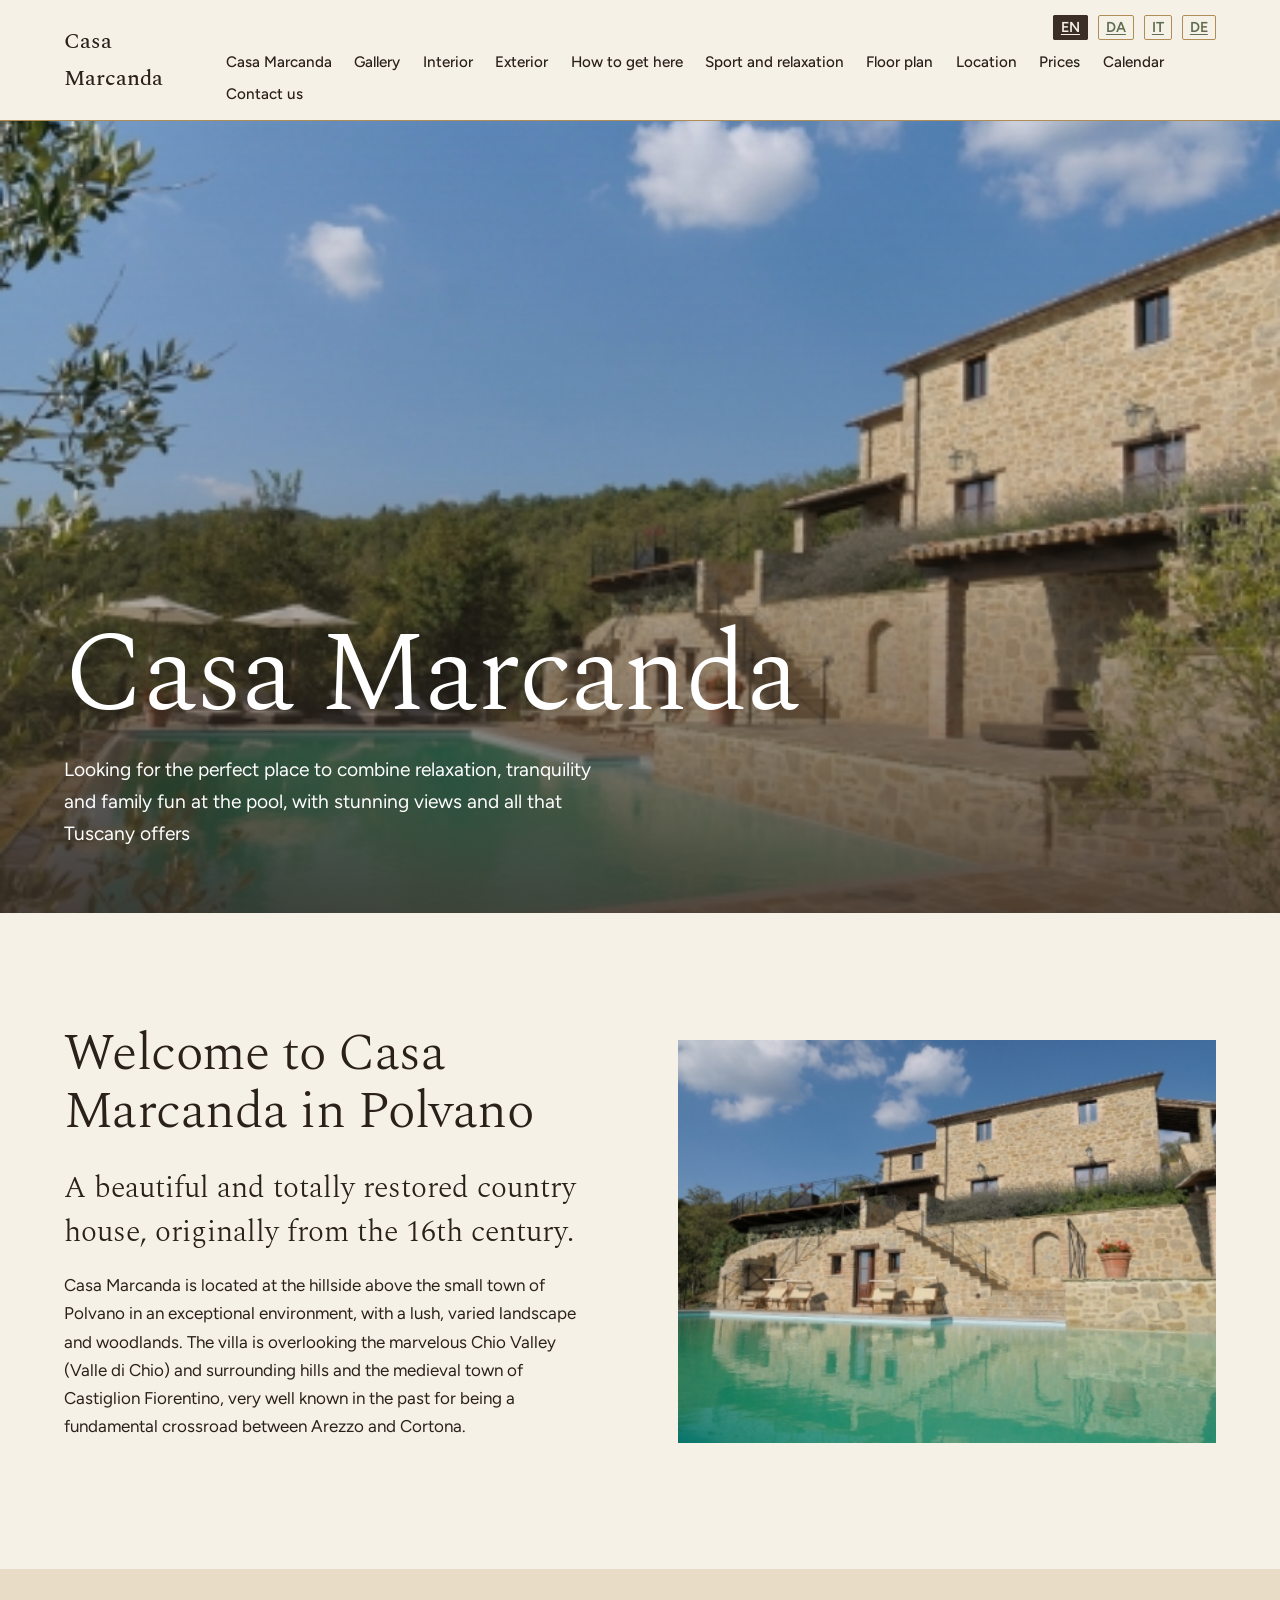
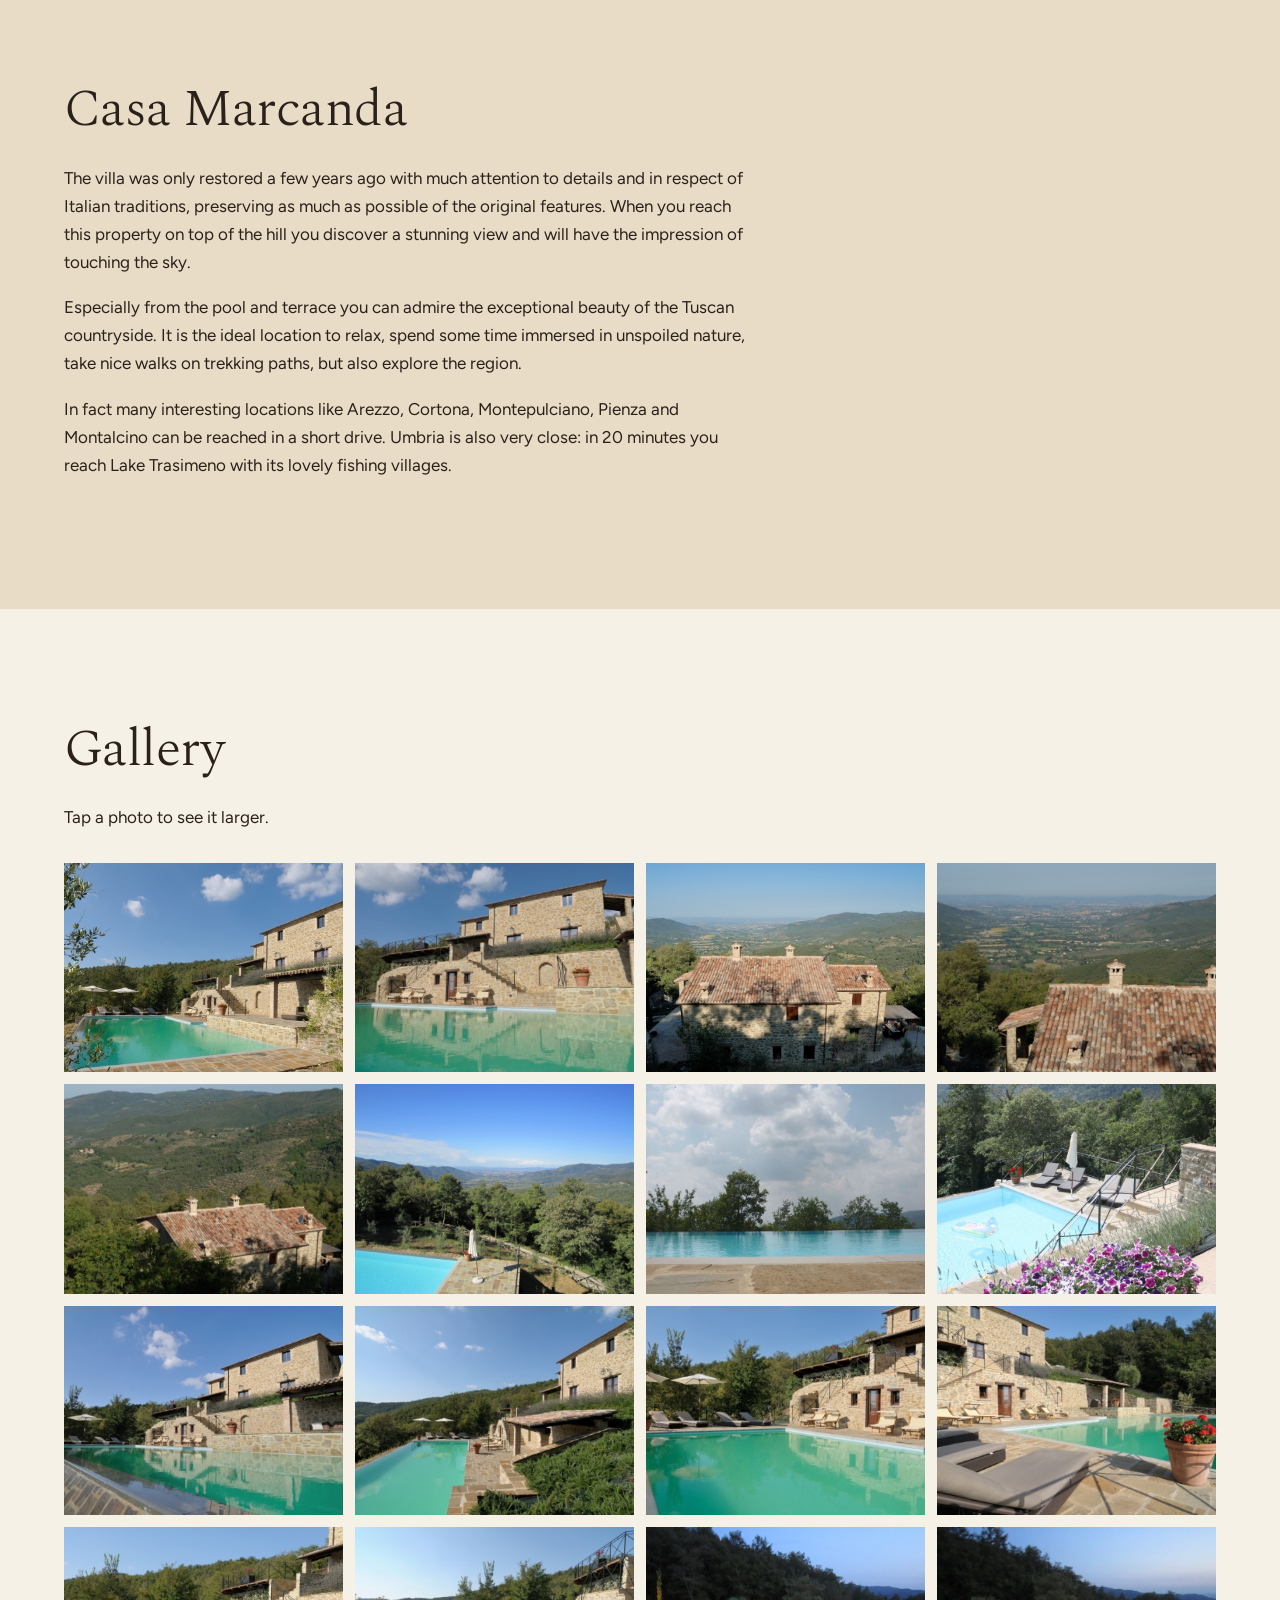
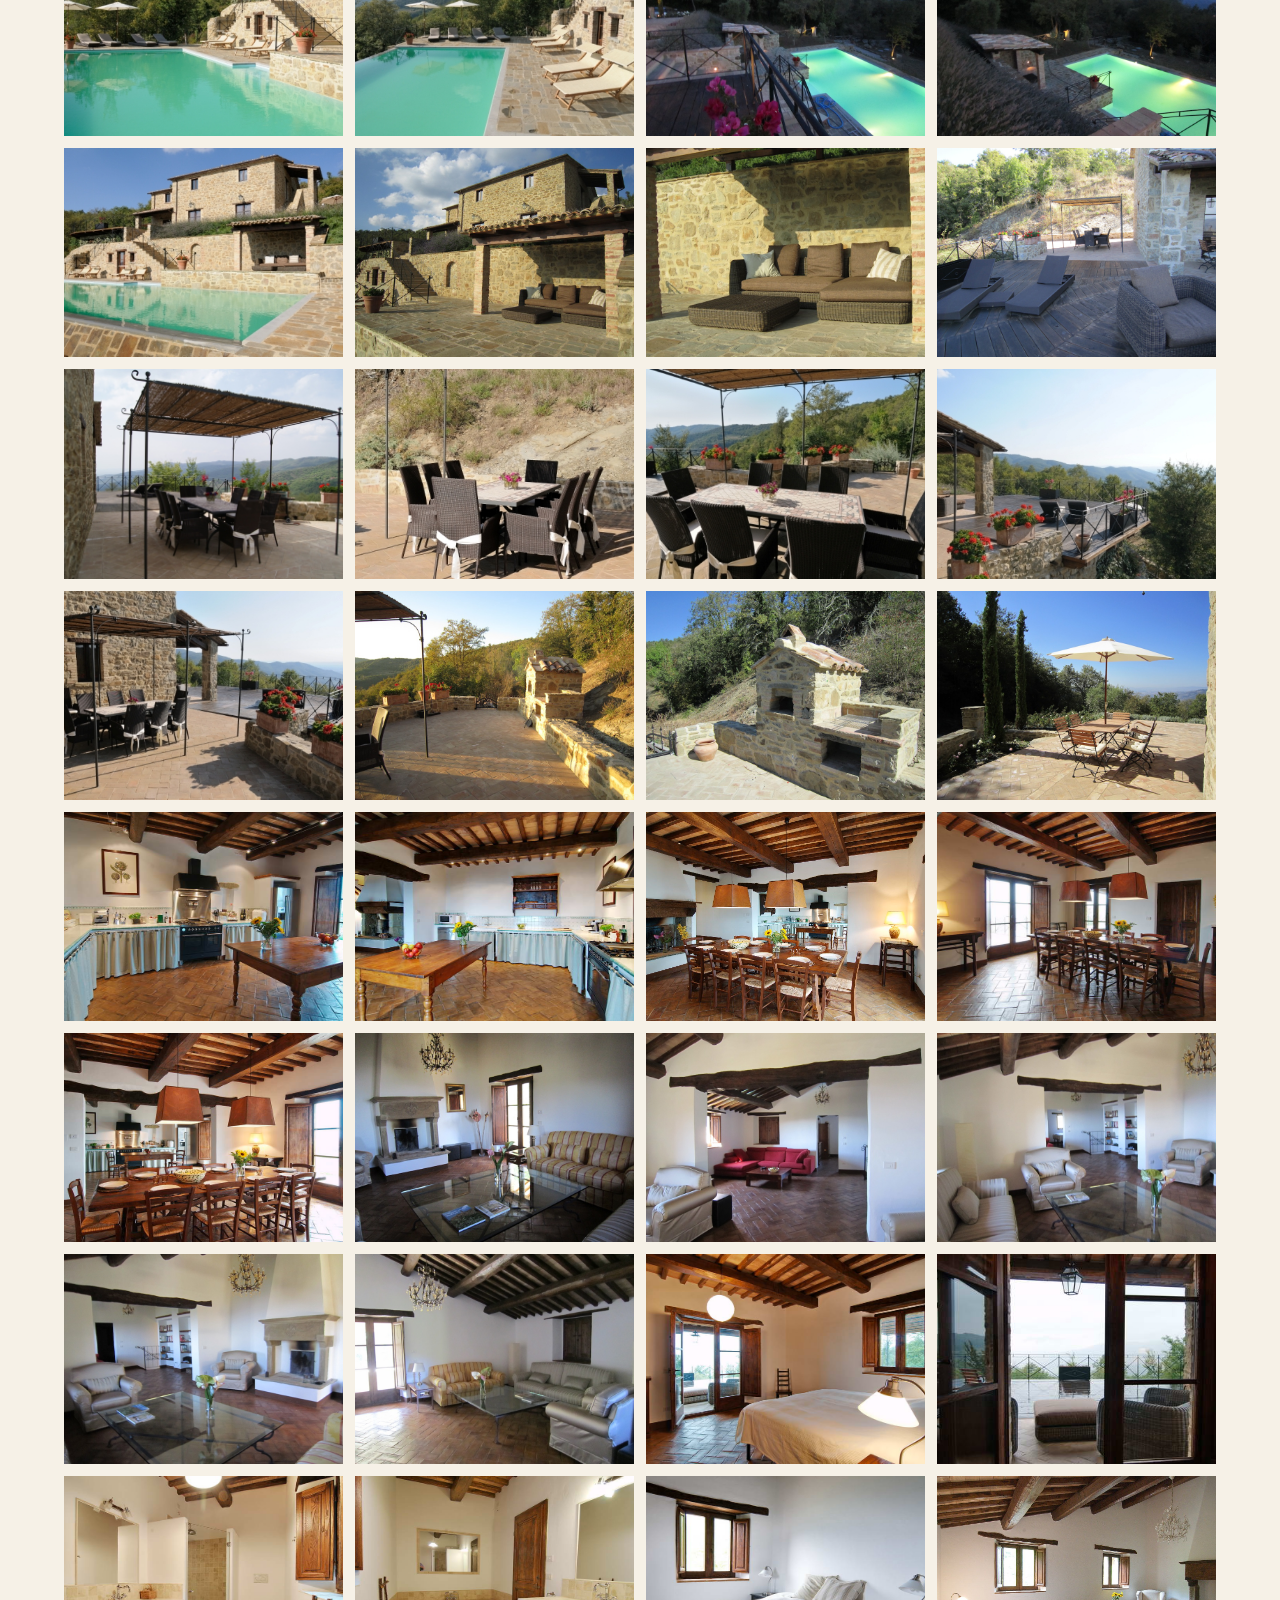
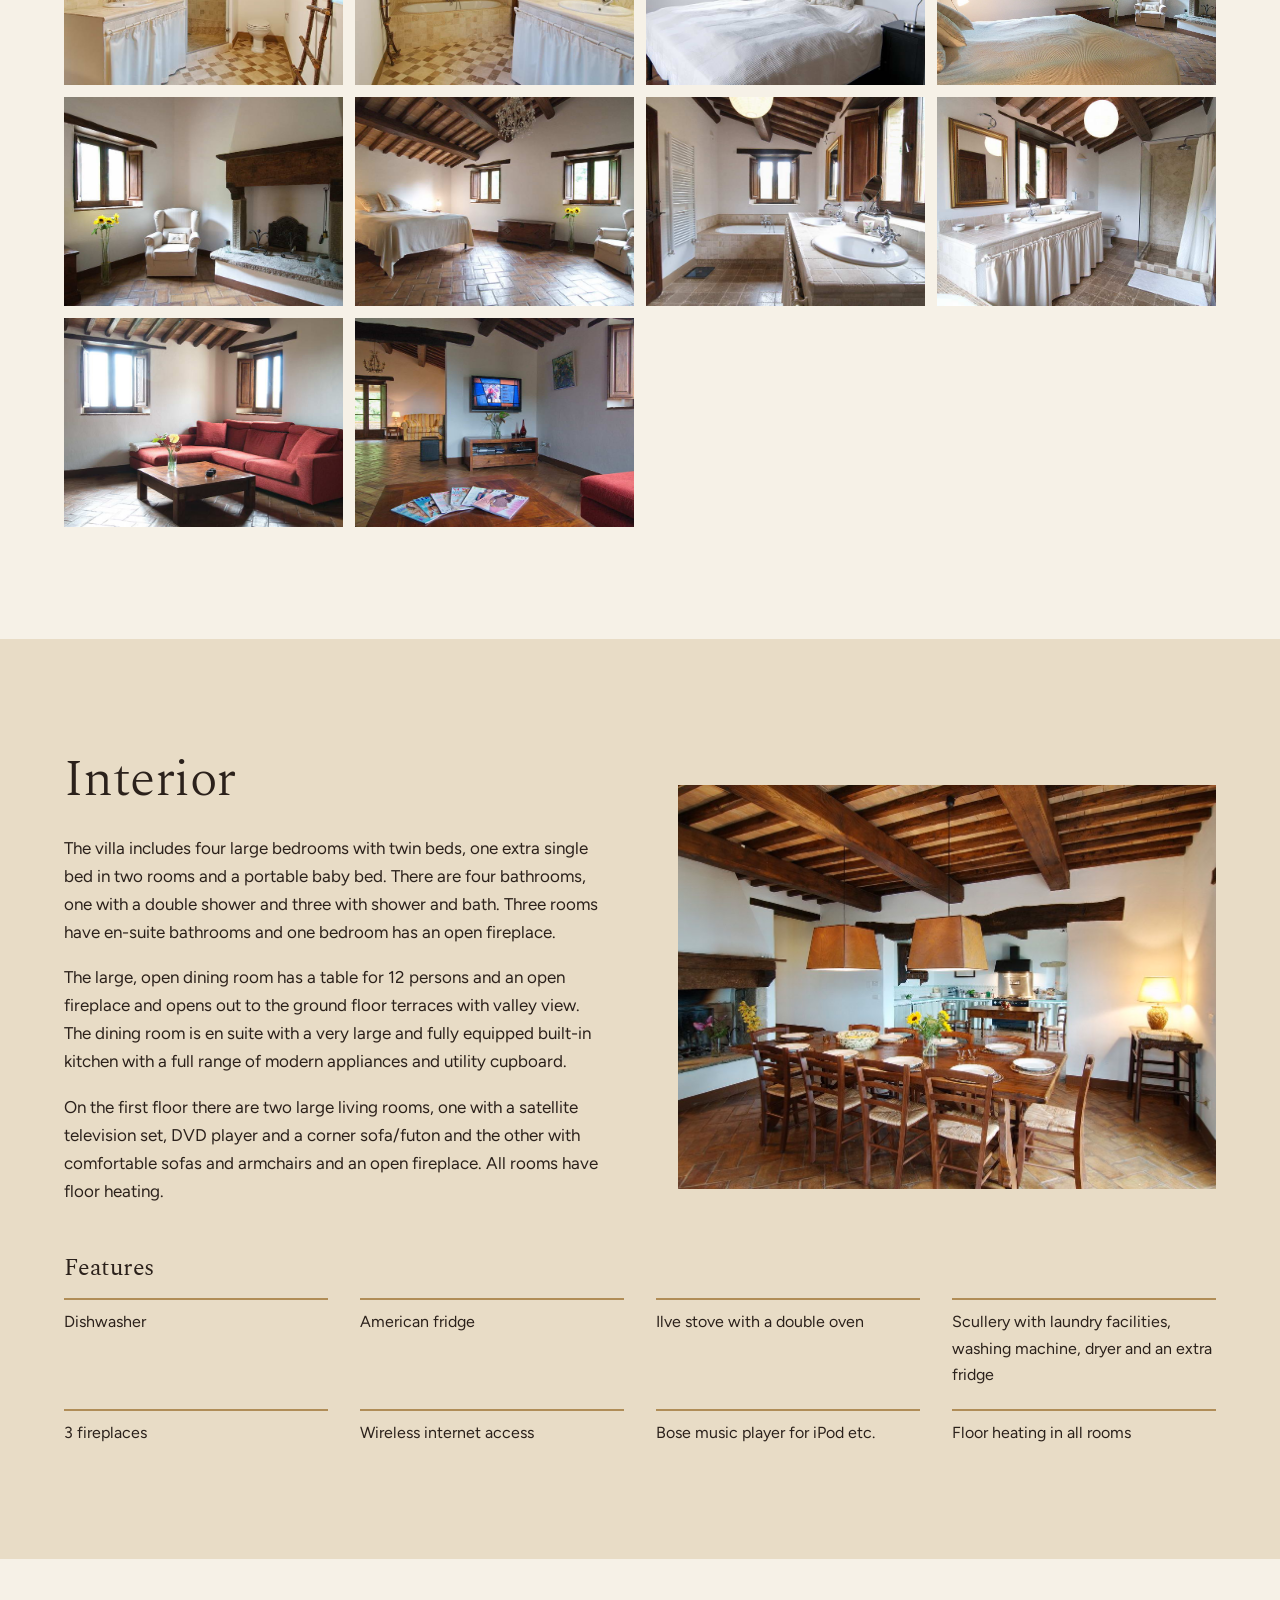
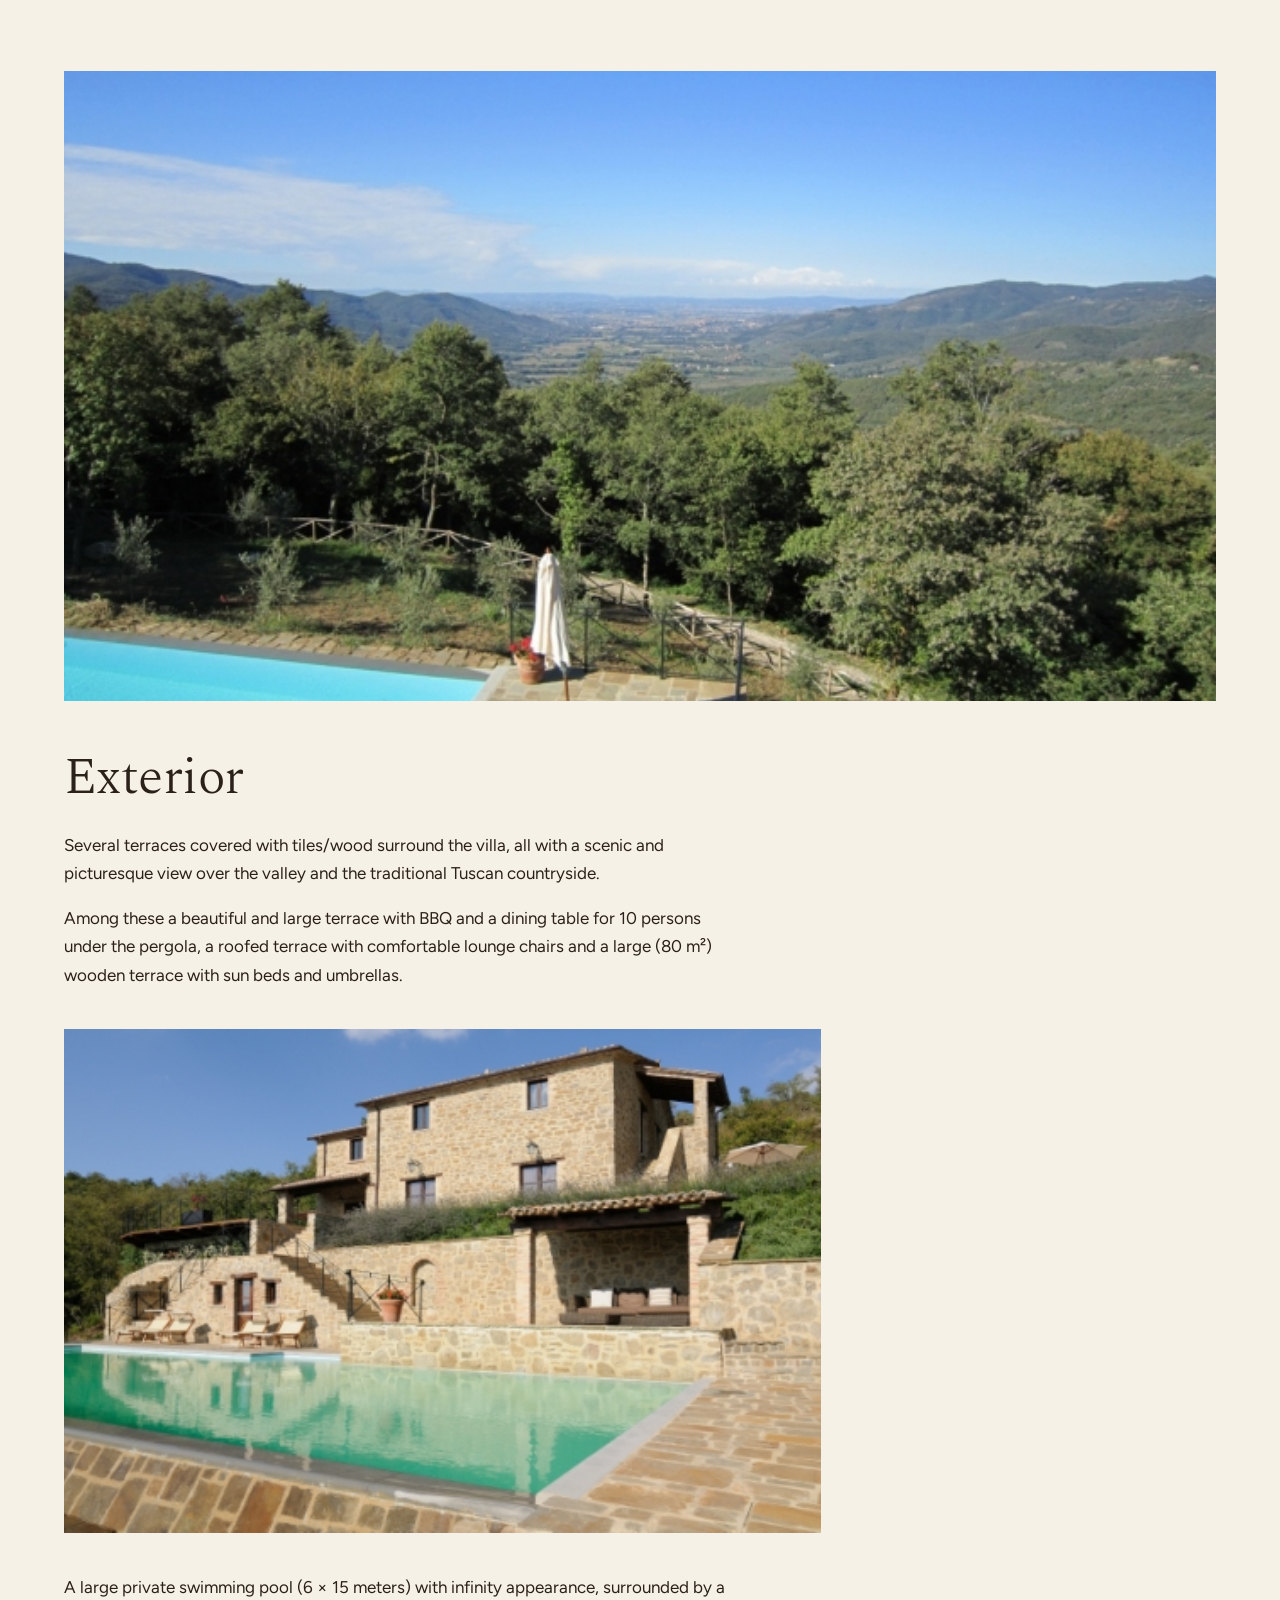
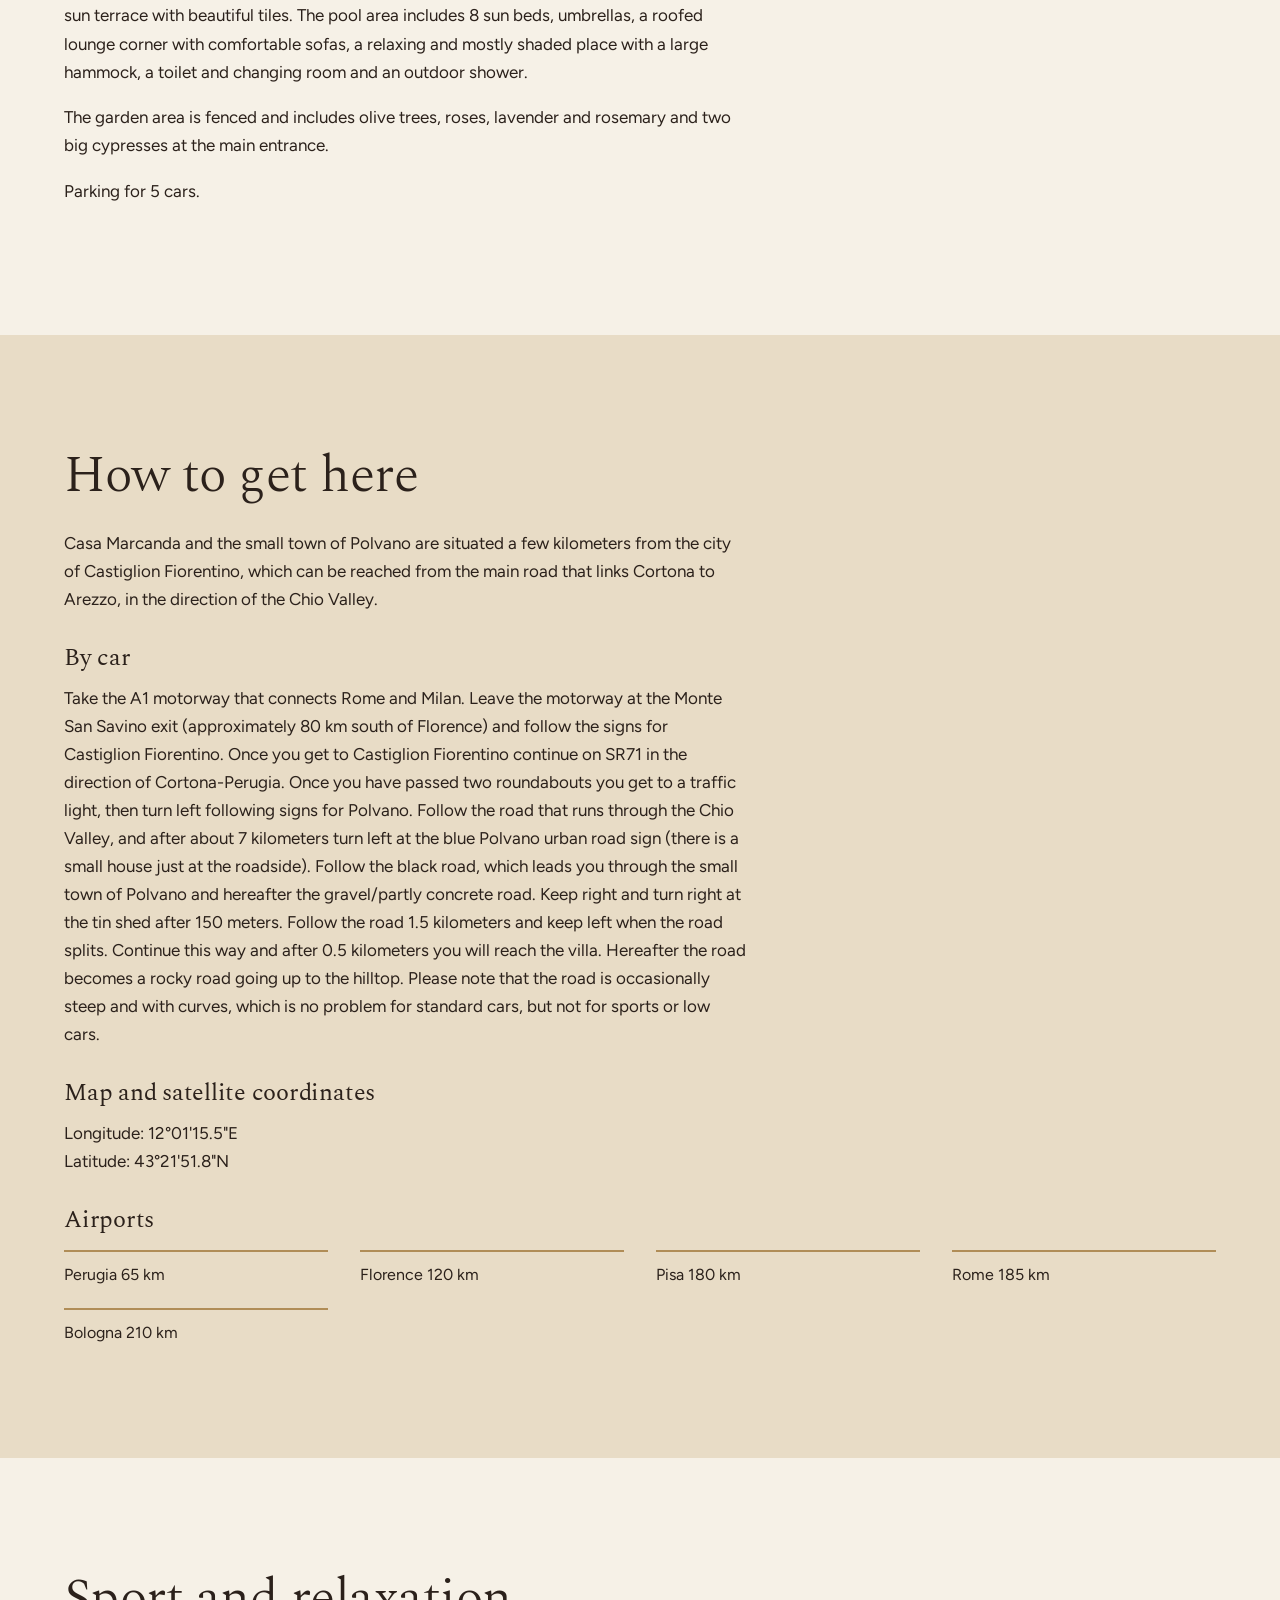
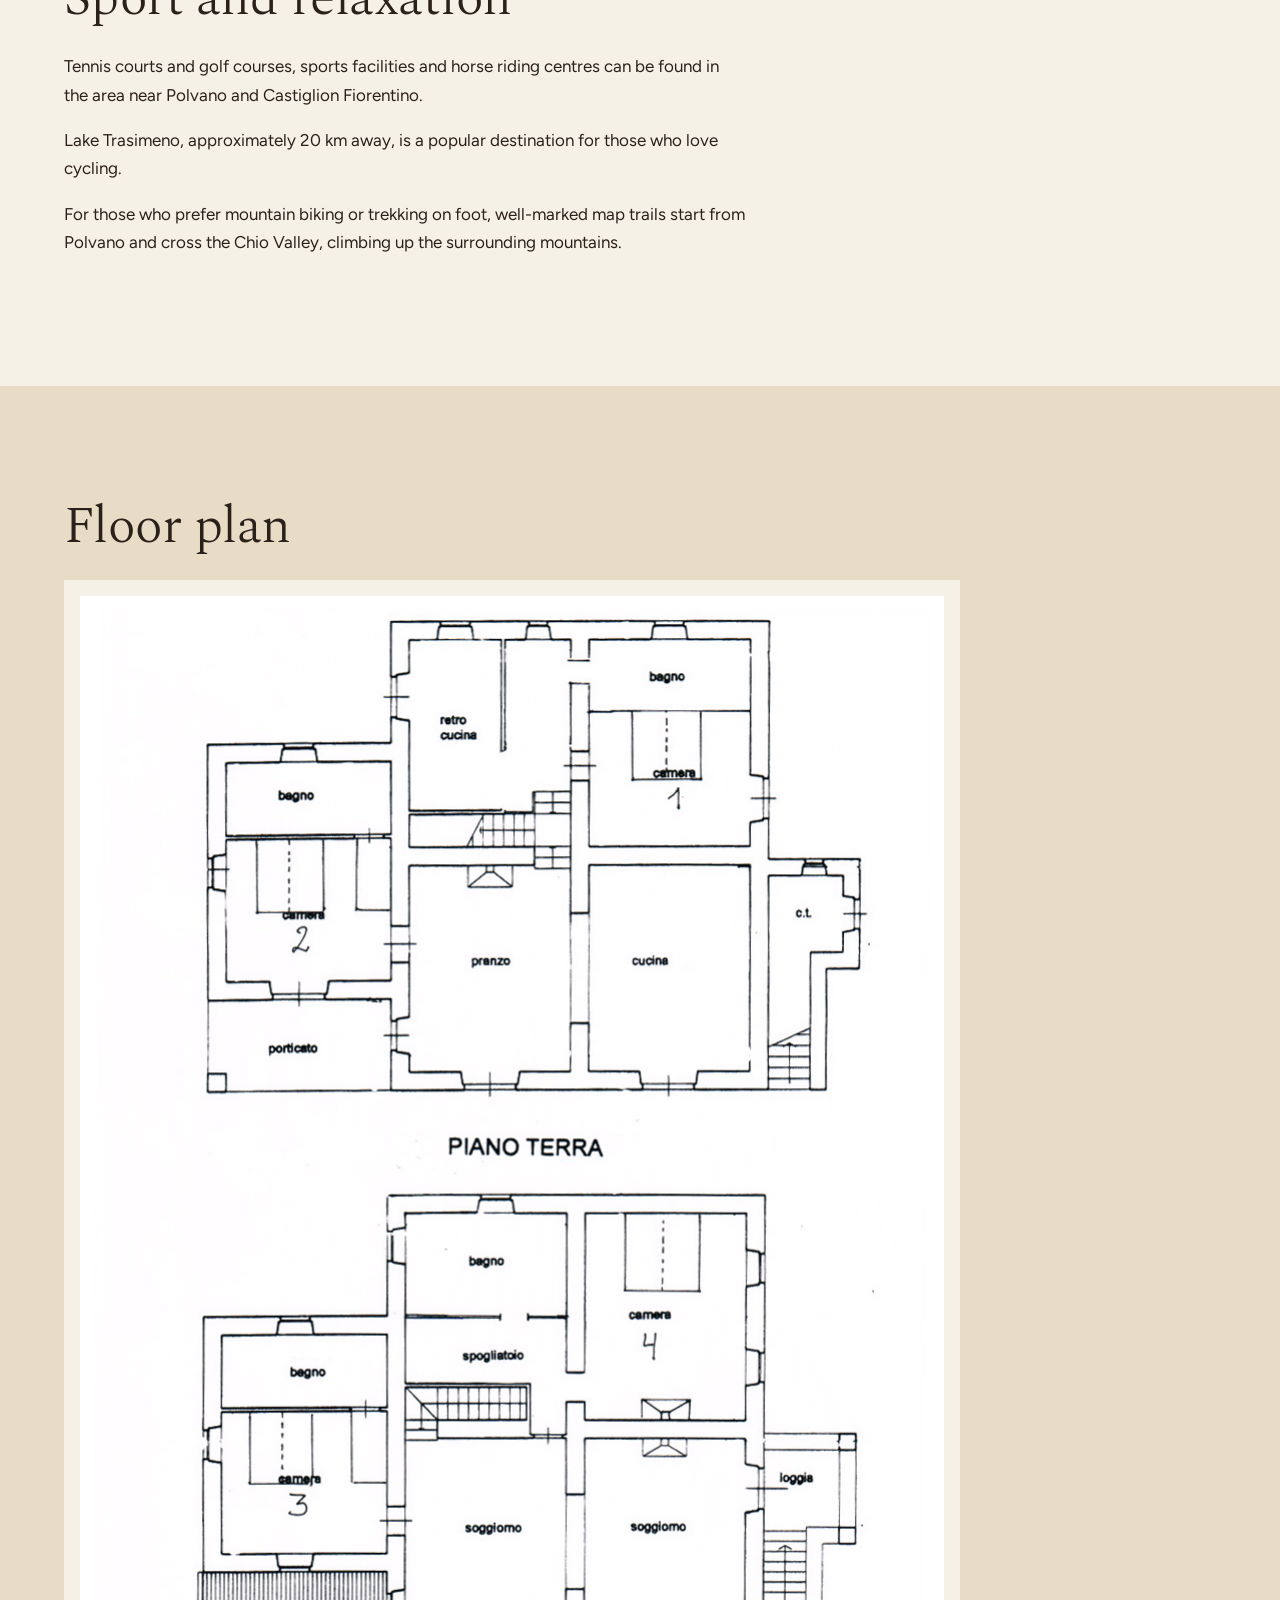
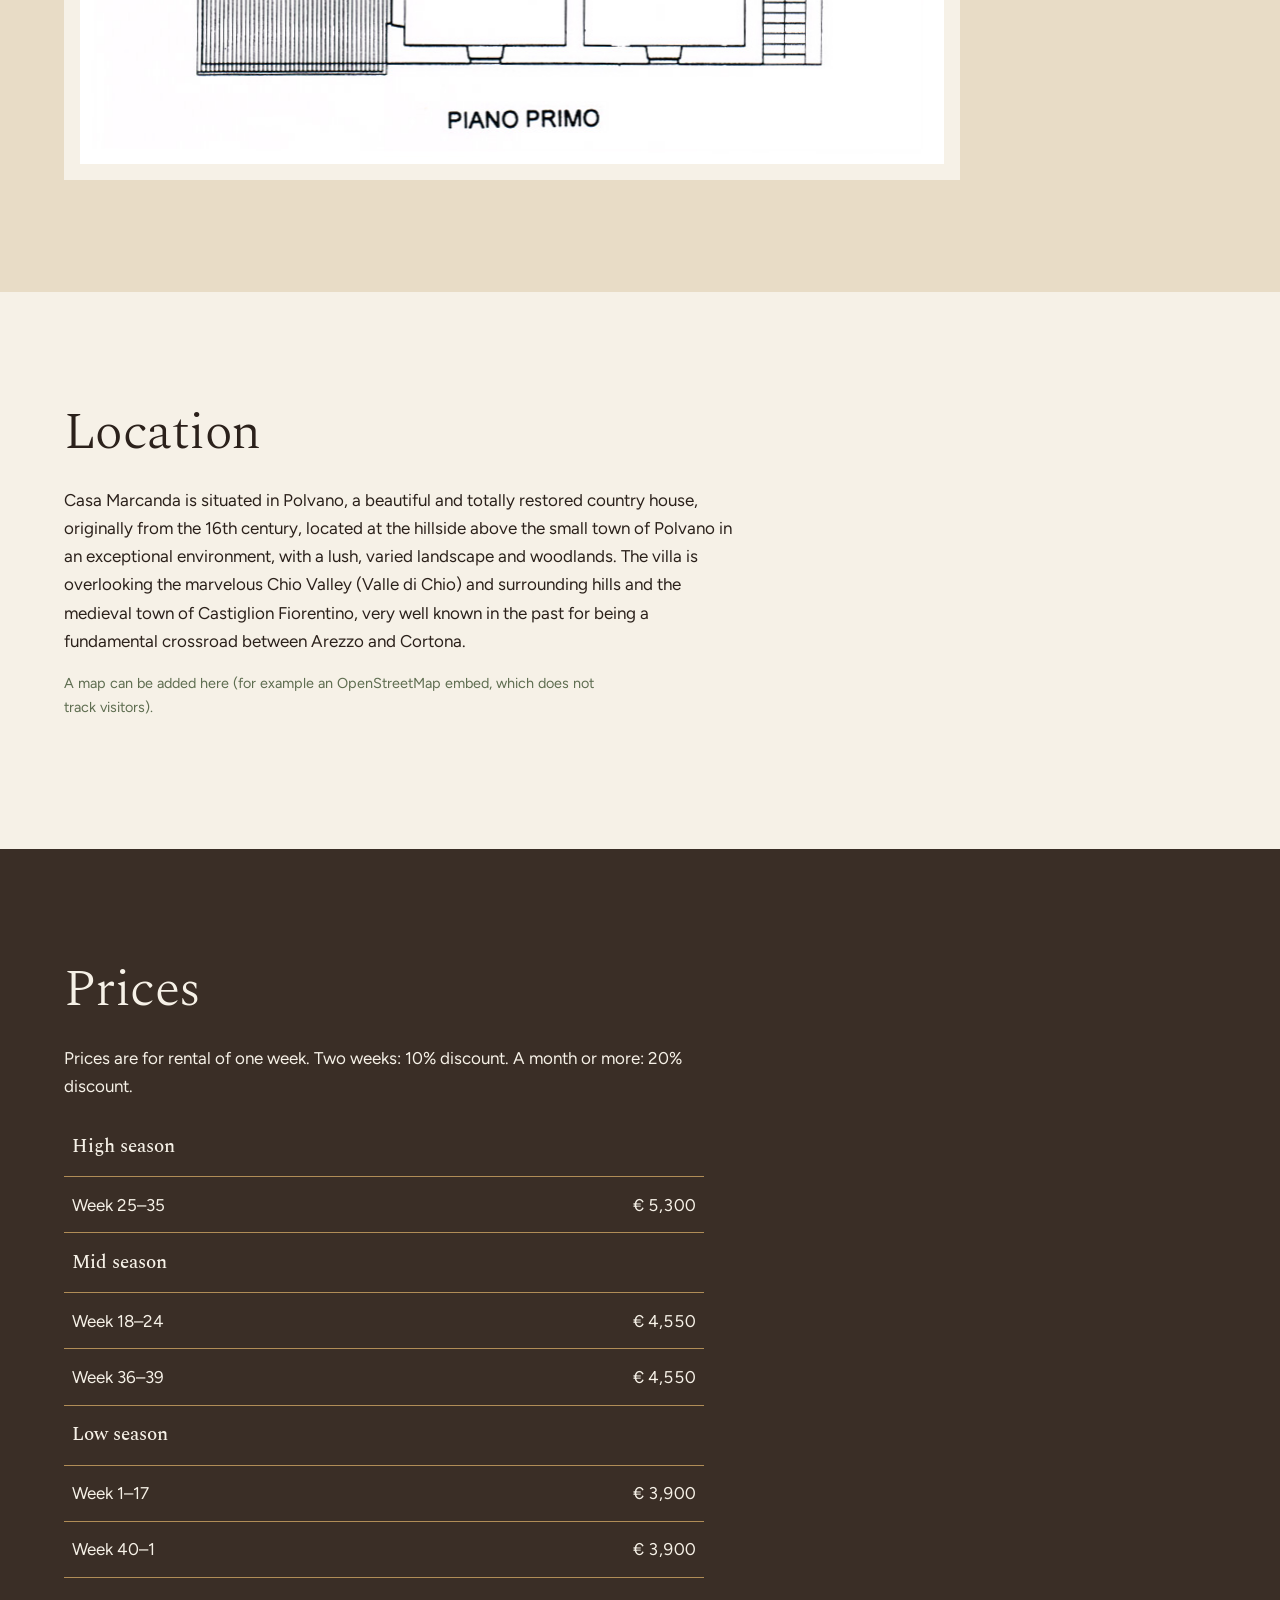
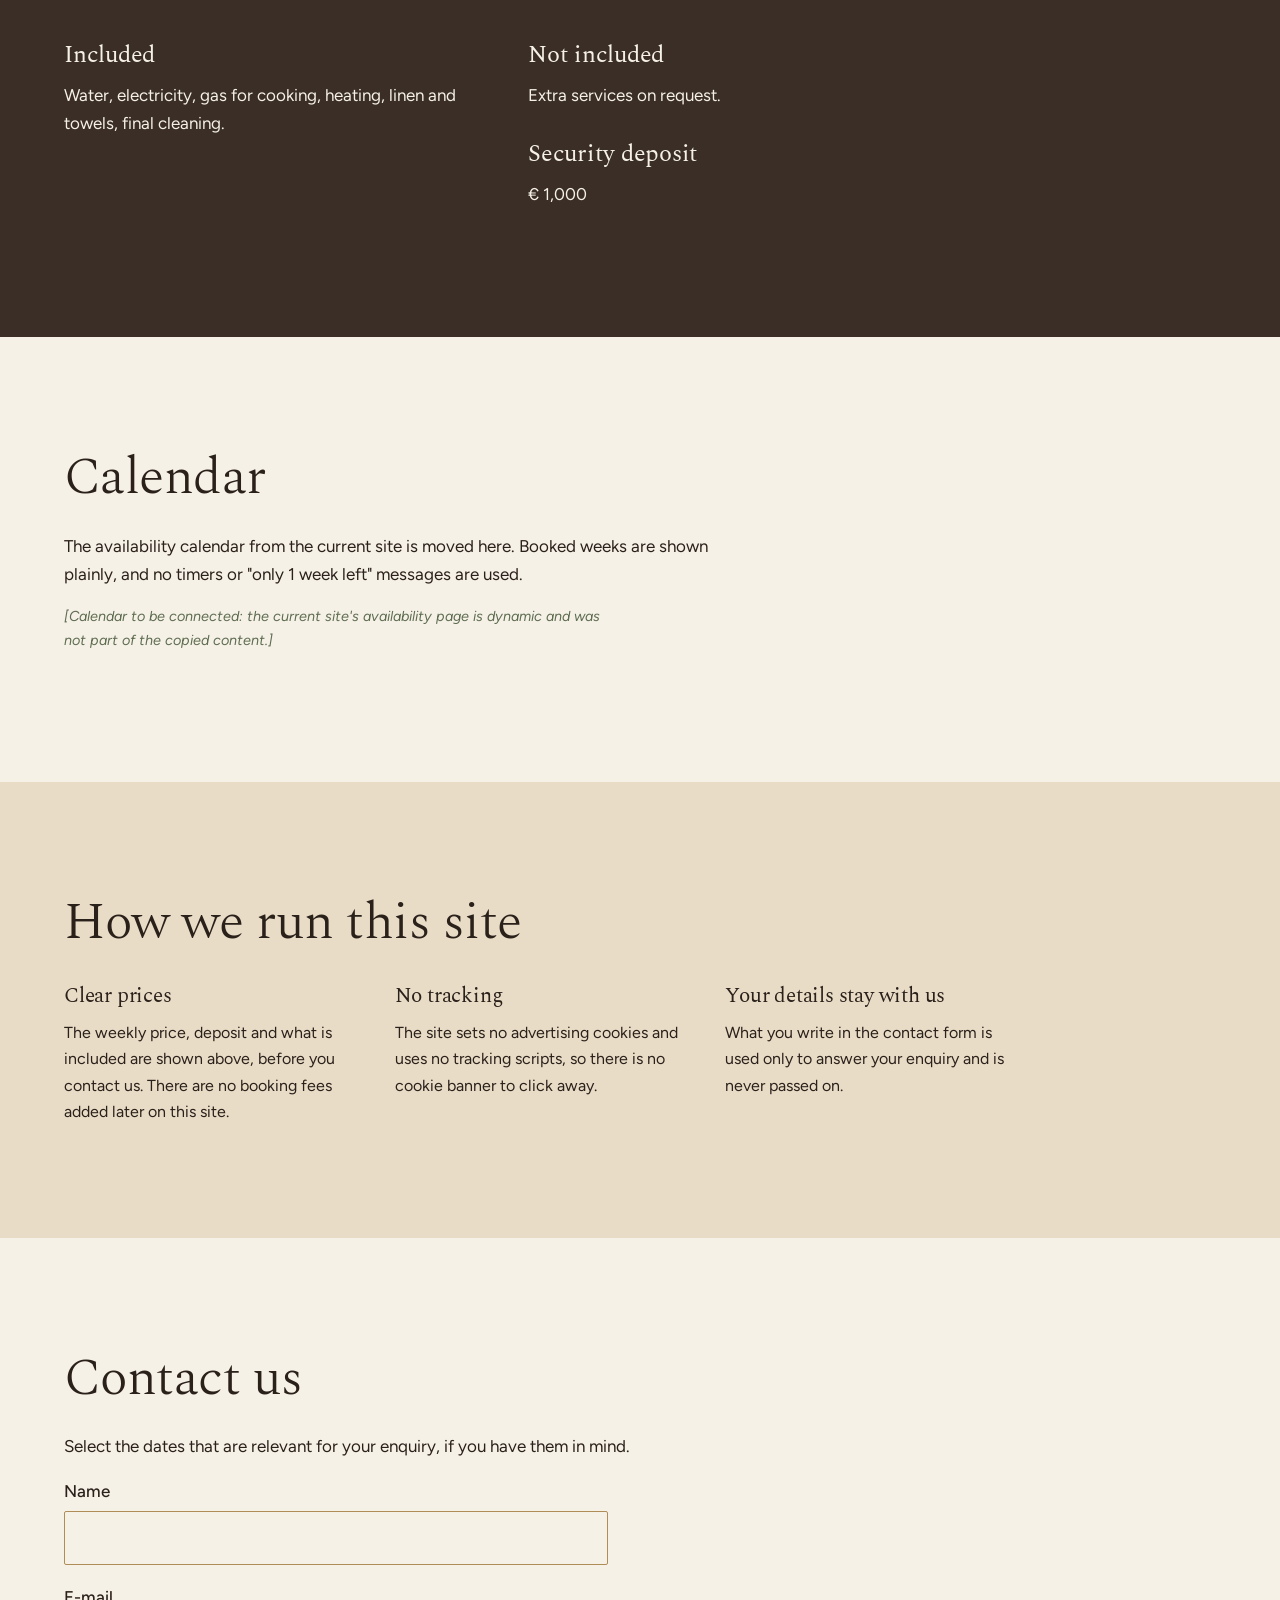
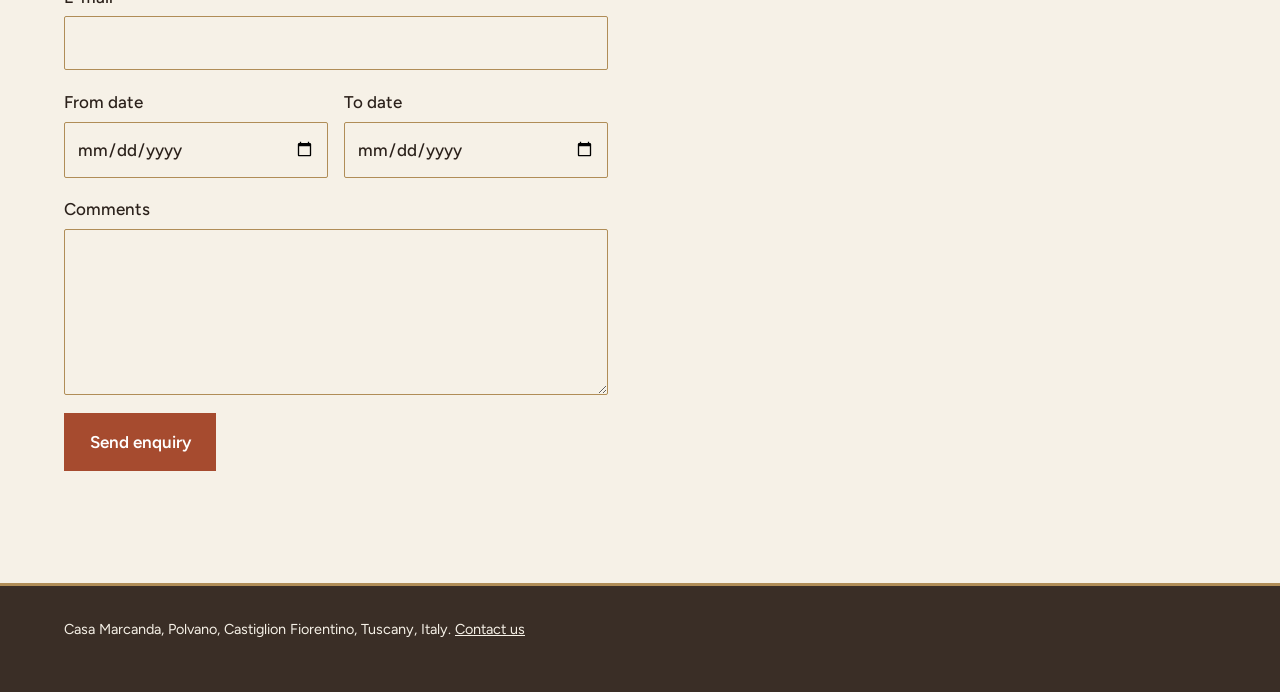
<file: index.html>
<!DOCTYPE html>
<html lang="en">
<head>
<meta charset="utf-8">
<meta name="viewport" content="width=device-width, initial-scale=1">
<title>Casa Marcanda – a restored 16th-century villa in Tuscany</title>
<meta name="description" content="Casa Marcanda in Polvano: a restored 16th-century country house above the Chio Valley, with a private infinity pool and views to Castiglion Fiorentino.">
<link rel="alternate" hreflang="en" href="index.html">
<link rel="alternate" hreflang="da" href="da/">
<link rel="alternate" hreflang="it" href="it/">
<link rel="alternate" hreflang="de" href="de/">
<link rel="preconnect" href="https://fonts.googleapis.com">
<link rel="preconnect" href="https://fonts.gstatic.com" crossorigin>
<link href="https://fonts.googleapis.com/css2?family=Spectral:ital,wght@0,300;0,400;0,500;1,300&family=Figtree:wght@400;500;600&display=swap" rel="stylesheet">
<link rel="stylesheet" href="assets/style.css">
</head>
<body>
<header>
  <div class="bar">
    <a class="brand" href="#top">Casa Marcanda</a>
    <div class="bar-right">
      <ul class="lang" aria-label="Language"><li><a href="index.html" hreflang="en" lang="en" aria-current="page">EN</a></li><li><a href="da/" hreflang="da" lang="da">DA</a></li><li><a href="it/" hreflang="it" lang="it">IT</a></li><li><a href="de/" hreflang="de" lang="de">DE</a></li></ul>
      <nav aria-label="Main"><ul>
<li><a href="#casa">Casa Marcanda</a></li>
<li><a href="#gallery">Gallery</a></li>
<li><a href="#interior">Interior</a></li>
<li><a href="#exterior">Exterior</a></li>
<li><a href="#getting-here">How to get here</a></li>
<li><a href="#sport">Sport and relaxation</a></li>
<li><a href="#floorplan">Floor plan</a></li>
<li><a href="#location">Location</a></li>
<li><a href="#prices">Prices</a></li>
<li><a href="#calendar">Calendar</a></li>
<li><a href="#contact">Contact us</a></li>
      </ul></nav>
    </div>
  </div>
</header>

<main id="top">
  <div class="hero">
    <img src="assets/images/55.jpg" alt="Casa Marcanda, a restored stone country house on a hillside in Tuscany">
    <div>
      <h1>Casa Marcanda</h1>
      <p>Looking for the perfect place to combine relaxation, tranquility and family fun at the pool, with stunning views and all that Tuscany offers</p>
    </div>
  </div>

  <section>
    <div class="split">
      <div>
        <h2>Welcome to Casa Marcanda in Polvano</h2>
        <p class="lead">A beautiful and totally restored country house, originally from the 16th century.</p>
        <p>Casa Marcanda is located at the hillside above the small town of Polvano in an exceptional environment, with a lush, varied landscape and woodlands. The villa is overlooking the marvelous Chio Valley (Valle di Chio) and surrounding hills and the medieval town of Castiglion Fiorentino, very well known in the past for being a fundamental crossroad between Arezzo and Cortona.</p>
      </div>
      <img src="assets/images/56.jpg" alt="View of Casa Marcanda and the surrounding hills" loading="lazy">
    </div>
  </section>

  <section id="casa" class="alt">
    <h2>Casa Marcanda</h2>
    <p>The villa was only restored a few years ago with much attention to details and in respect of Italian traditions, preserving as much as possible of the original features. When you reach this property on top of the hill you discover a stunning view and will have the impression of touching the sky.</p>
<p>Especially from the pool and terrace you can admire the exceptional beauty of the Tuscan countryside. It is the ideal location to relax, spend some time immersed in unspoiled nature, take nice walks on trekking paths, but also explore the region.</p>
<p>In fact many interesting locations like Arezzo, Cortona, Montepulciano, Pienza and Montalcino can be reached in a short drive. Umbria is also very close: in 20 minutes you reach Lake Trasimeno with its lovely fishing villages.</p>
  </section>

  <section id="gallery">
    <h2>Gallery</h2>
    <p>Tap a photo to see it larger.</p>
    <div class="gallery" id="grid" data-base="assets/images/" data-open="Open photo: "></div>
    <dialog id="lb" aria-label="Photo viewer">
      <figure><img id="lb-img" alt=""><figcaption id="lb-cap"></figcaption></figure>
      <div class="lb-controls">
        <button type="button" id="lb-prev">Previous</button>
        <button type="button" id="lb-next">Next</button>
        <button type="button" id="lb-close">Close</button>
      </div>
    </dialog>
  </section>

  <section id="interior" class="alt">
    <div class="split">
      <div>
        <h2>Interior</h2>
        <p>The villa includes four large bedrooms with twin beds, one extra single bed in two rooms and a portable baby bed. There are four bathrooms, one with a double shower and three with shower and bath. Three rooms have en-suite bathrooms and one bedroom has an open fireplace.</p>
<p>The large, open dining room has a table for 12 persons and an open fireplace and opens out to the ground floor terraces with valley view. The dining room is en suite with a very large and fully equipped built-in kitchen with a full range of modern appliances and utility cupboard.</p>
<p>On the first floor there are two large living rooms, one with a satellite television set, DVD player and a corner sofa/futon and the other with comfortable sofas and armchairs and an open fireplace. All rooms have floor heating.</p>
      </div>
      <img src="assets/images/24.jpg" alt="Dining room with a table for twelve and an open fireplace" loading="lazy">
    </div>
    <h3>Features</h3>
    <ul class="feat">
<li>Dishwasher</li>
<li>American fridge</li>
<li>Ilve stove with a double oven</li>
<li>Scullery with laundry facilities, washing machine, dryer and an extra fridge</li>
<li>3 fireplaces</li>
<li>Wireless internet access</li>
<li>Bose music player for iPod etc.</li>
<li>Floor heating in all rooms</li>
    </ul>
  </section>

  <section id="exterior">
    <img src="assets/images/22.jpg" alt="Terraces with a view over the Tuscan valley" loading="lazy" style="width:100%;max-height:70vh;object-fit:cover;margin-bottom:3rem">
    <h2>Exterior</h2>
    <p>Several terraces covered with tiles/wood surround the villa, all with a scenic and picturesque view over the valley and the traditional Tuscan countryside.</p>
    <p>Among these a beautiful and large terrace with BBQ and a dining table for 10 persons under the pergola, a roofed terrace with comfortable lounge chairs and a large (80 m²) wooden terrace with sun beds and umbrellas.</p>
    <div class="pair"><img src="assets/images/54.jpg" alt="The private swimming pool with infinity appearance" loading="lazy"></div>
    <p style="margin-top:2.5rem">A large private swimming pool (6 × 15 meters) with infinity appearance, surrounded by a sun terrace with beautiful tiles. The pool area includes 8 sun beds, umbrellas, a roofed lounge corner with comfortable sofas, a relaxing and mostly shaded place with a large hammock, a toilet and changing room and an outdoor shower.</p>
    <p>The garden area is fenced and includes olive trees, roses, lavender and rosemary and two big cypresses at the main entrance.</p>
    <p>Parking for 5 cars.</p>
  </section>

  <section id="getting-here" class="alt">
    <h2>How to get here</h2>
    <p>Casa Marcanda and the small town of Polvano are situated a few kilometers from the city of Castiglion Fiorentino, which can be reached from the main road that links Cortona to Arezzo, in the direction of the Chio Valley.</p>
    <h3>By car</h3>
    <p>Take the A1 motorway that connects Rome and Milan. Leave the motorway at the Monte San Savino exit (approximately 80 km south of Florence) and follow the signs for Castiglion Fiorentino. Once you get to Castiglion Fiorentino continue on SR71 in the direction of Cortona-Perugia. Once you have passed two roundabouts you get to a traffic light, then turn left following signs for Polvano. Follow the road that runs through the Chio Valley, and after about 7 kilometers turn left at the blue Polvano urban road sign (there is a small house just at the roadside). Follow the black road, which leads you through the small town of Polvano and hereafter the gravel/partly concrete road. Keep right and turn right at the tin shed after 150 meters. Follow the road 1.5 kilometers and keep left when the road splits. Continue this way and after 0.5 kilometers you will reach the villa. Hereafter the road becomes a rocky road going up to the hilltop. Please note that the road is occasionally steep and with curves, which is no problem for standard cars, but not for sports or low cars.</p>
    <h3>Map and satellite coordinates</h3>
    <p>Longitude: 12°01'15.5"E<br>Latitude: 43°21'51.8"N</p>
    <h3>Airports</h3>
    <ul class="feat">
<li>Perugia 65 km</li>
<li>Florence 120 km</li>
<li>Pisa 180 km</li>
<li>Rome 185 km</li>
<li>Bologna 210 km</li>
    </ul>
  </section>

  <section id="sport">
    <h2>Sport and relaxation</h2>
    <p>Tennis courts and golf courses, sports facilities and horse riding centres can be found in the area near Polvano and Castiglion Fiorentino.</p>
<p>Lake Trasimeno, approximately 20 km away, is a popular destination for those who love cycling.</p>
<p>For those who prefer mountain biking or trekking on foot, well-marked map trails start from Polvano and cross the Chio Valley, climbing up the surrounding mountains.</p>
  </section>

  <section id="floorplan" class="alt">
    <h2>Floor plan</h2>
    <div class="plan"><img src="assets/images/64.jpg" alt="Floor plan of Casa Marcanda" loading="lazy"></div>
  </section>

  <section id="location">
    <h2>Location</h2>
    <p>Casa Marcanda is situated in Polvano, a beautiful and totally restored country house, originally from the 16th century, located at the hillside above the small town of Polvano in an exceptional environment, with a lush, varied landscape and woodlands. The villa is overlooking the marvelous Chio Valley (Valle di Chio) and surrounding hills and the medieval town of Castiglion Fiorentino, very well known in the past for being a fundamental crossroad between Arezzo and Cortona.</p>
    <p class="note">A map can be added here (for example an OpenStreetMap embed, which does not track visitors).</p>
  </section>

  <section id="prices" class="dark">
    <h2>Prices</h2>
    <p>Prices are for rental of one week. Two weeks: 10% discount. A month or more: 20% discount.</p>
    <table><tbody>
<tr><th colspan="2" scope="colgroup">High season</th></tr>
<tr><td>Week 25–35</td><td>€ 5,300</td></tr>
<tr><th colspan="2" scope="colgroup">Mid season</th></tr>
<tr><td>Week 18–24</td><td>€ 4,550</td></tr>
<tr><td>Week 36–39</td><td>€ 4,550</td></tr>
<tr><th colspan="2" scope="colgroup">Low season</th></tr>
<tr><td>Week 1–17</td><td>€ 3,900</td></tr>
<tr><td>Week 40–1</td><td>€ 3,900</td></tr>
    </tbody></table>
    <div class="terms">
      <div><h3>Included</h3><p>Water, electricity, gas for cooking, heating, linen and towels, final cleaning.</p></div>
      <div>
        <h3>Not included</h3><p>Extra services on request.</p>
        <h3>Security deposit</h3><p>€ 1,000</p>
      </div>
    </div>
  </section>

  <section id="calendar">
    <h2>Calendar</h2>
    <p>The availability calendar from the current site is moved here. Booked weeks are shown plainly, and no timers or &quot;only 1 week left&quot; messages are used.</p>
    <p class="note"><em>[Calendar to be connected: the current site&#x27;s availability page is dynamic and was not part of the copied content.]</em></p>
  </section>

  <section id="promise" class="alt">
    <h2>How we run this site</h2>
    <div class="promise">
<div><h3>Clear prices</h3><p>The weekly price, deposit and what is included are shown above, before you contact us. There are no booking fees added later on this site.</p></div>
<div><h3>No tracking</h3><p>The site sets no advertising cookies and uses no tracking scripts, so there is no cookie banner to click away.</p></div>
<div><h3>Your details stay with us</h3><p>What you write in the contact form is used only to answer your enquiry and is never passed on.</p></div>
    </div>
  </section>

  <section id="contact">
    <h2>Contact us</h2>
    <p>Select the dates that are relevant for your enquiry, if you have them in mind.</p>
    <form action="mailto:udlejning@sheick.dk" method="post" enctype="text/plain">
      <label>Name <input name="name" autocomplete="name" required></label>
      <label>E-mail <input type="email" name="email" autocomplete="email" required></label>
      <div class="dates">
        <label>From date <input type="date" name="from"></label>
        <label>To date <input type="date" name="to"></label>
      </div>
      <label>Comments <textarea name="comments" rows="5"></textarea></label>
      <button class="send" type="submit">Send enquiry</button>
    </form>
  </section>
</main>

<footer><p>Casa Marcanda, Polvano, Castiglion Fiorentino, Tuscany, Italy. <a href="#contact">Contact us</a></p></footer>

<script>window.CAPTIONS = ["Front", "Front and pool", "View from behind the house", "View of the valley", "View of the hillside", "View from the terraces over Val di Chio and the medieval town of Castiglion Fiorentino", "The large swimming pool, 6 × 15 meters, with infinity appearance", "The pool area includes 8 sun beds, umbrellas and comfortable sofas", "Pool", "Pool", "Pool", "Pool", "Pool", "Pool", "Pool view, evening", "The illuminated pool seen from the terrace", "Pool lounge", "Pool lounge", "Pool lounge", "One of the many terraces with direct access from the villa", "Outdoor dining table and terrace with a beautiful view over Val di Chio and the Tuscan countryside", "Dining table under the pergola", "Dining table and view", "Wooden terrace and valley view", "Pergola and dining table", "Pizza and barbecue place", "Original Italian pizza oven", "Morning terrace", "The large built-in kitchen is fully equipped with modern appliances and utility cupboard and has direct access to the outdoor terraces", "The large kitchen is en suite with the dining room, with an open fireplace and a dining table with 10–12 seats", "Original Tuscan dining table with 10–12 seats and an open fireplace", "The large dining room has direct access to outdoor terraces and a beautiful valley view", "The dining room is en suite with a large and fully equipped built-in kitchen", "The living room has a beautiful fireplace and access to the external staircase", "The living room is en suite with the TV lounge", "The living room has large comfortable sofas and chairs", "Living room with a beautiful fireplace", "Access to the external staircase, a place to enjoy the sunrise", "The bedroom (3 beds) on the ground floor has direct access to outdoor terraces", "View from the bedroom with direct access to ground floor terraces", "Bathroom en suite with the bedrooms with 3 beds, with shower and bath tub", "Bathroom en suite with the bedrooms with 3 beds, with shower and bath tub", "The bedroom (3 beds) on the first floor with a beautiful valley view", "The master bedroom has an open fireplace", "The beautiful fireplace in the master bedroom", "The very large and nice master bedroom", "The master bedroom has a separate bathroom with 2 washbasins, shower and bath tub", "The master bathroom with 2 washbasins, shower and bath tub", "TV lounge with a large and comfortable sofa", "The TV lounge has satellite TV and DVD player and is en suite with the large living room"];</script>
<script src="assets/gallery.js"></script>
</body>
</html>
</file>
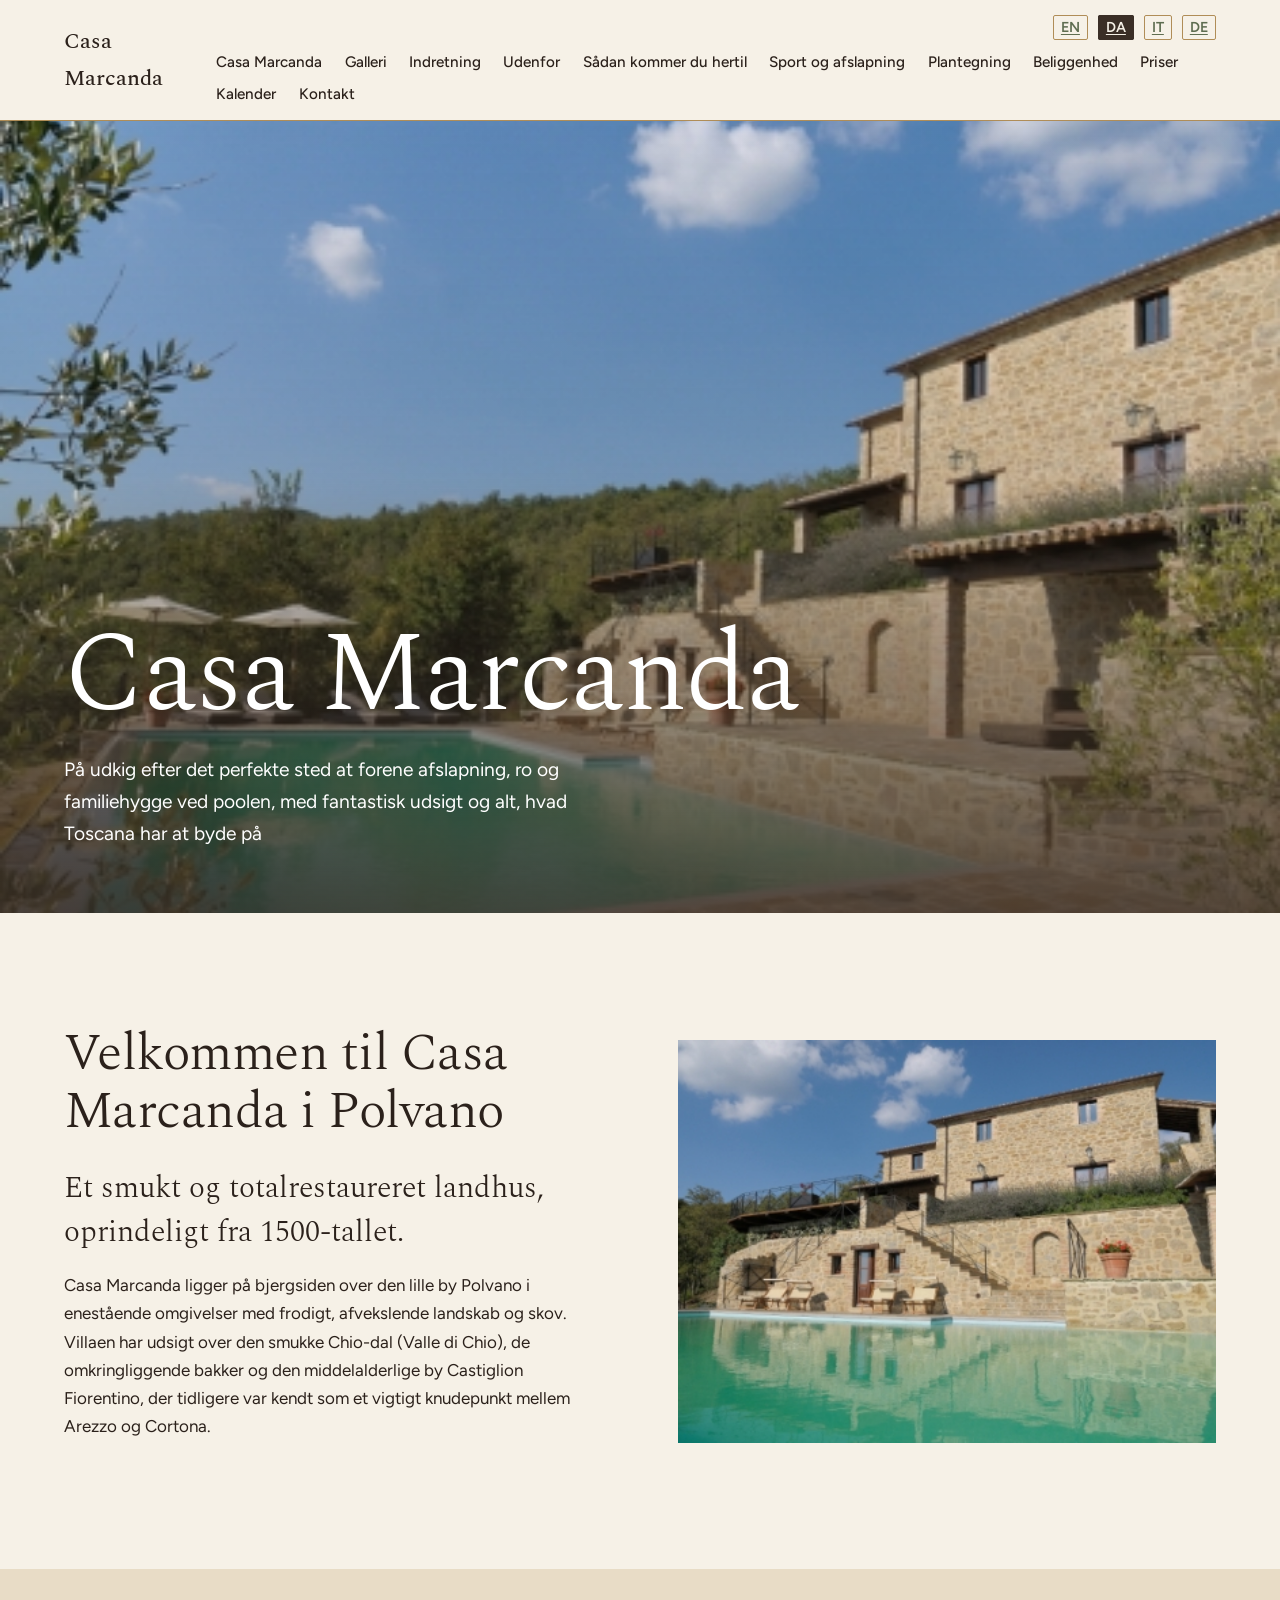
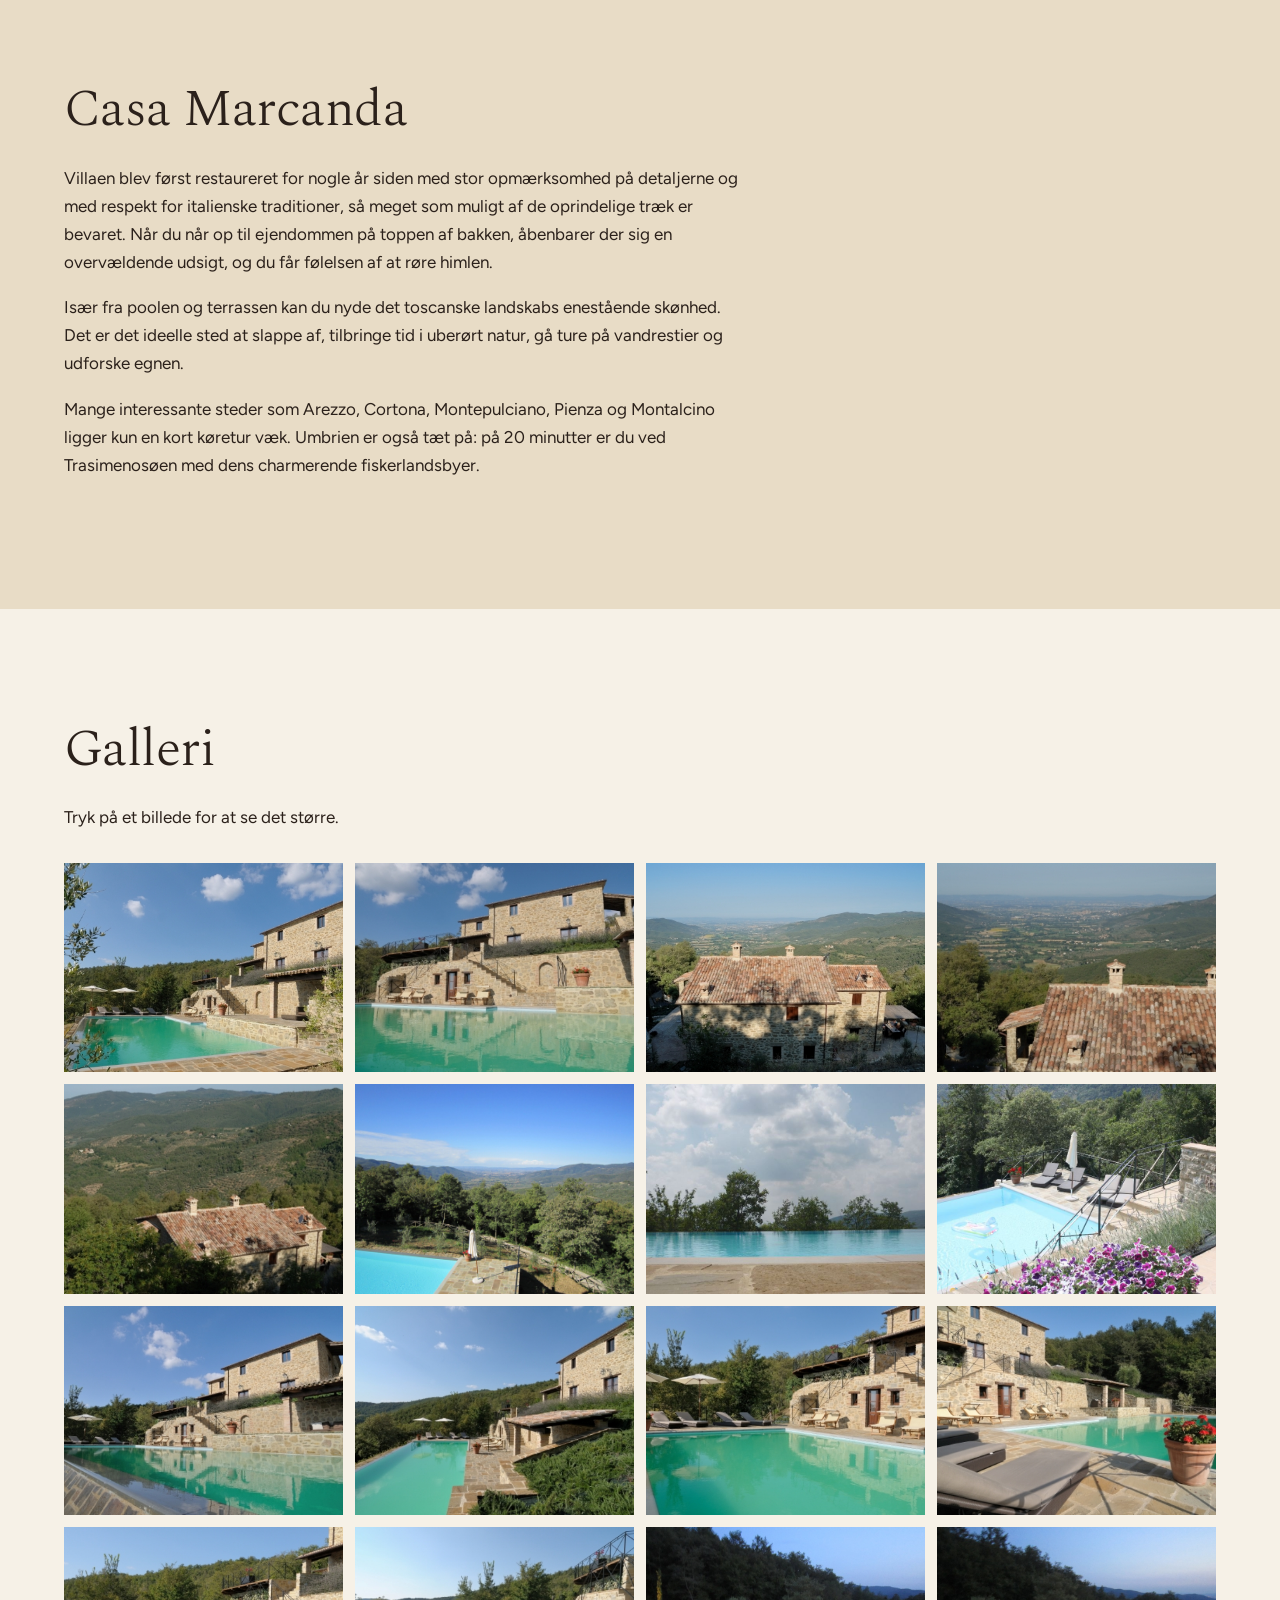
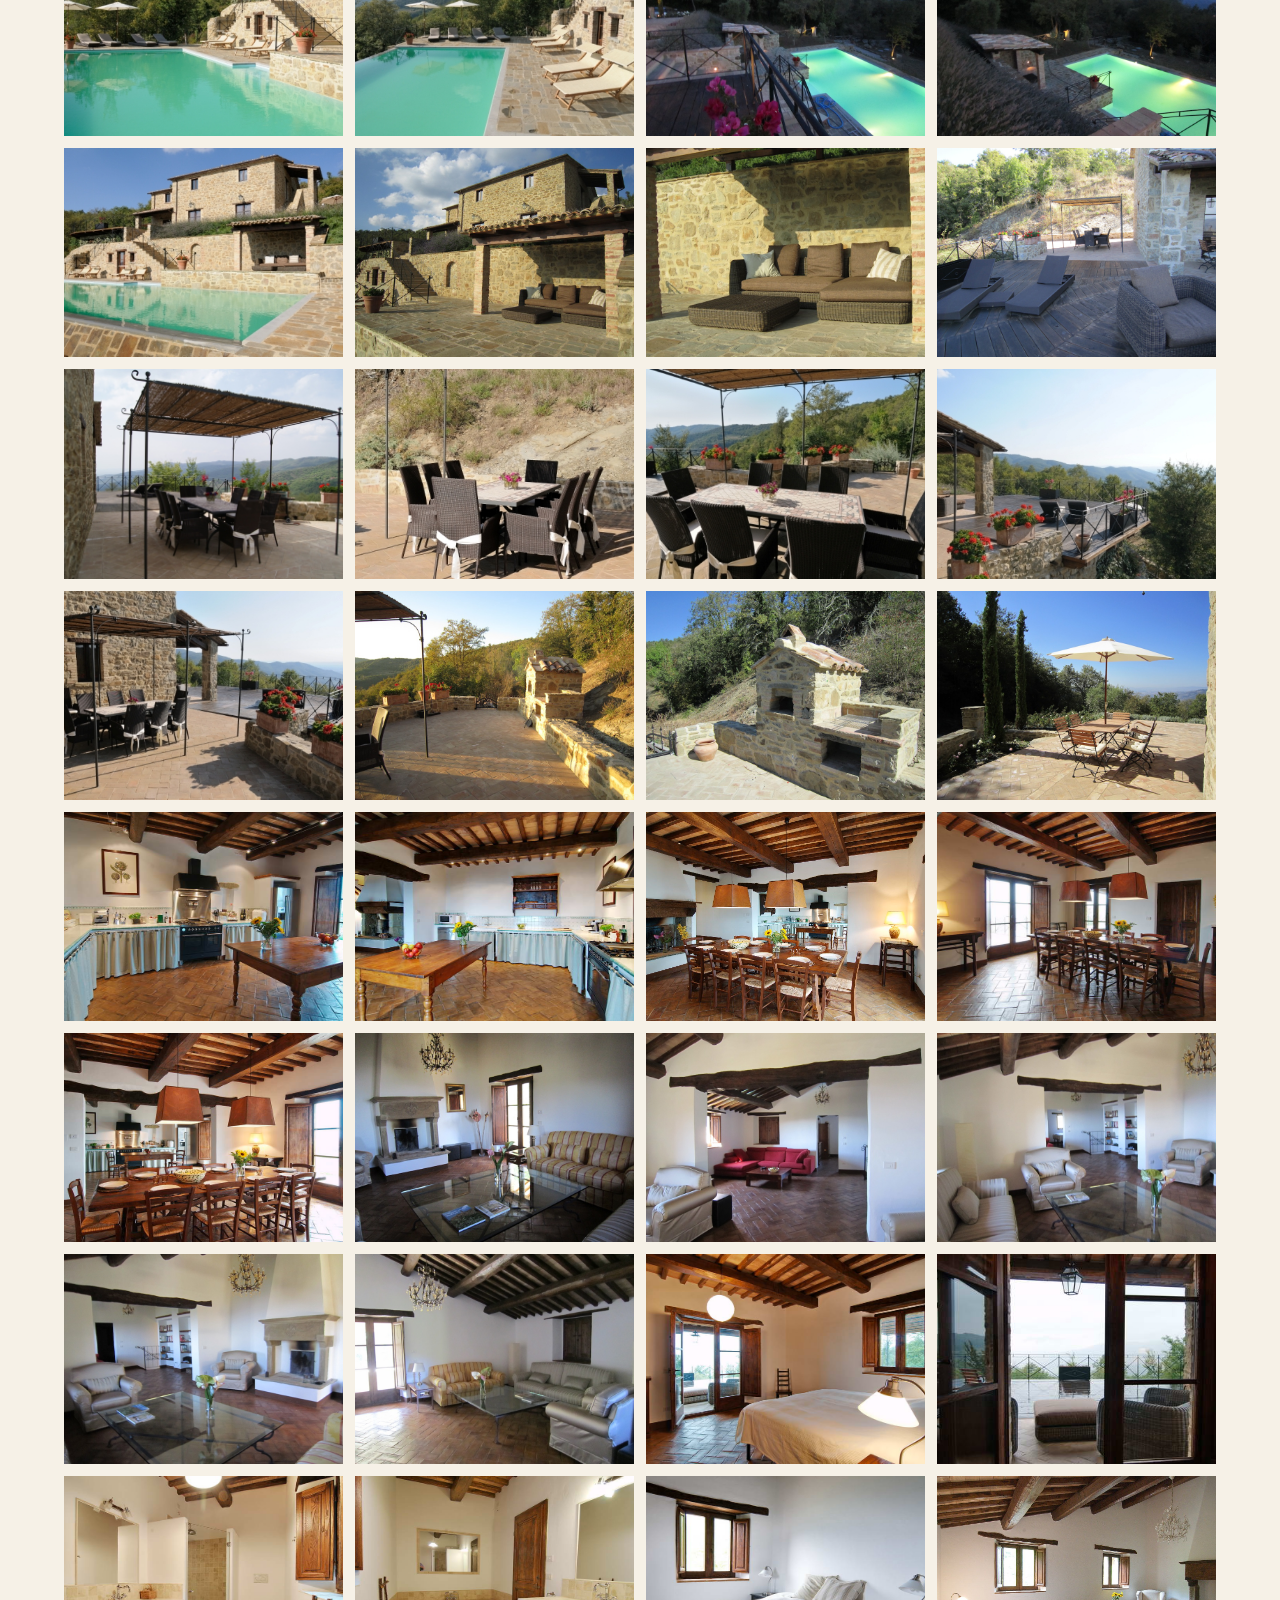
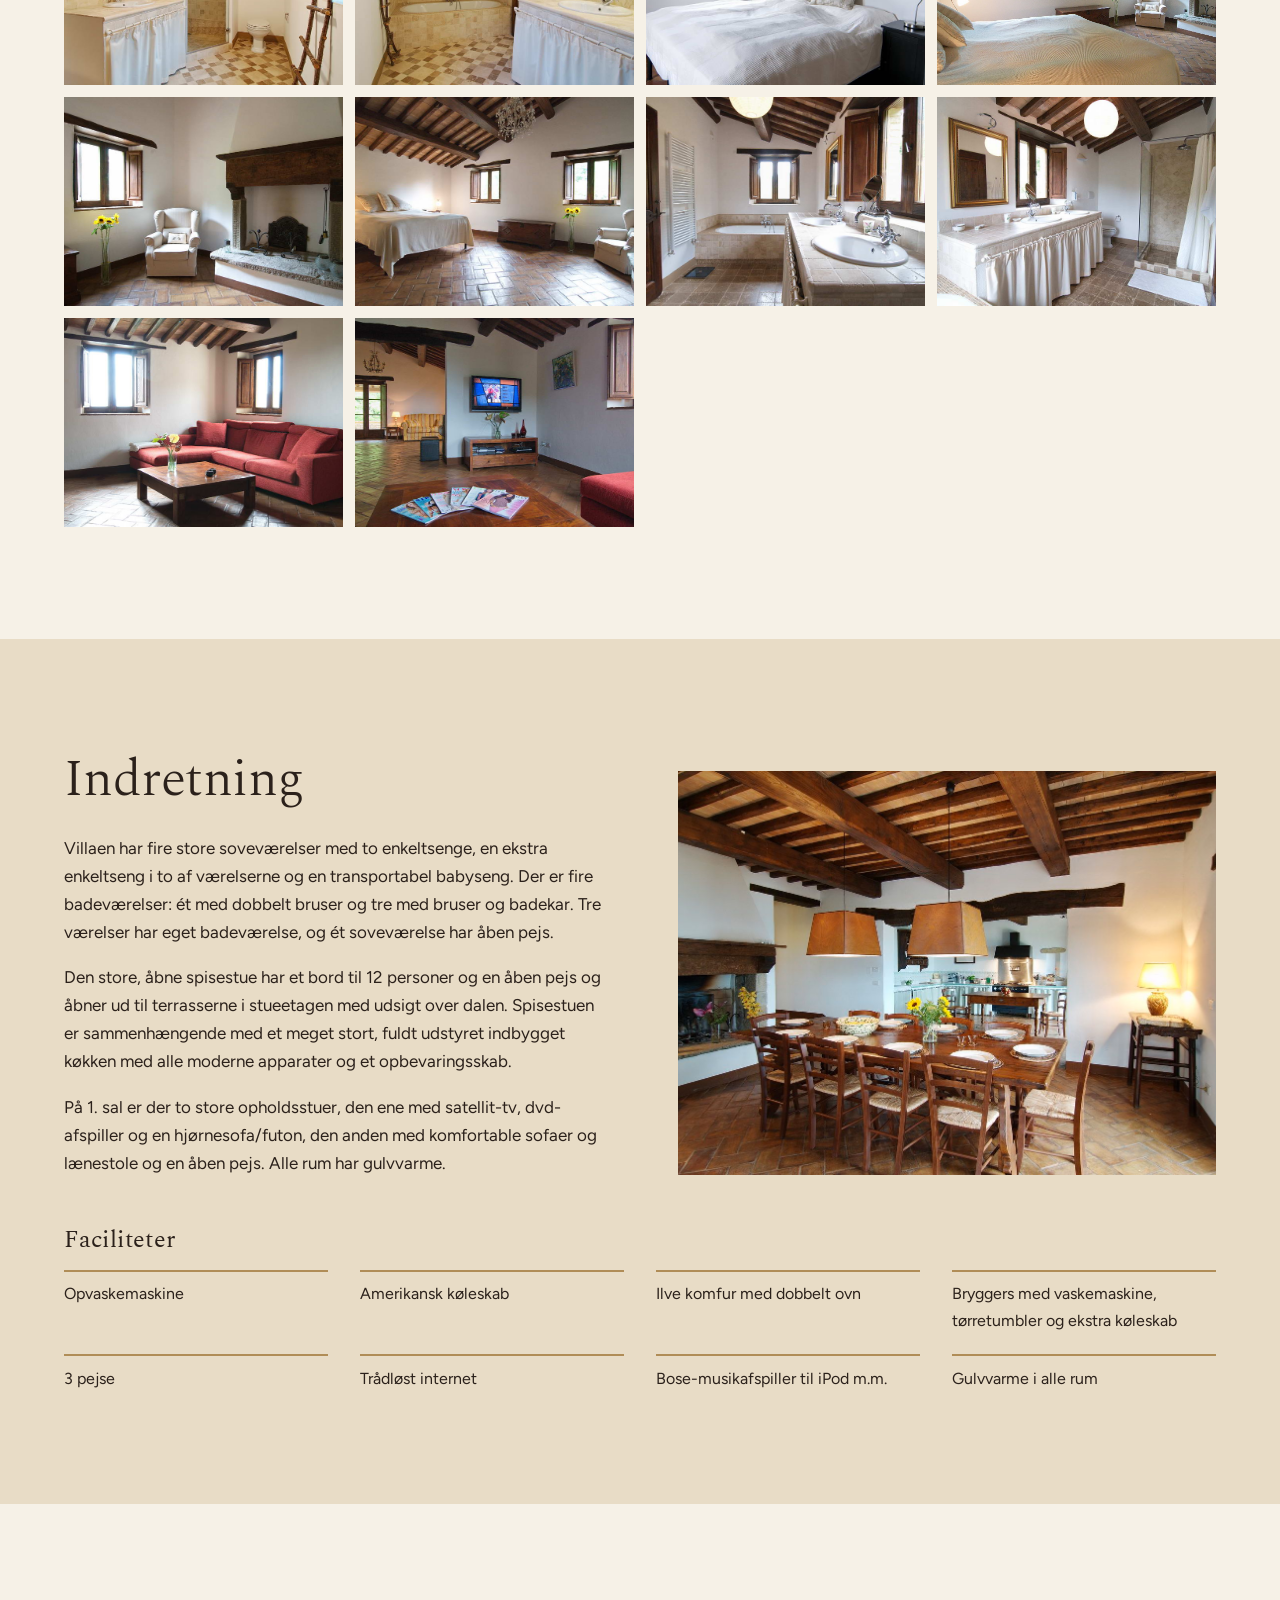
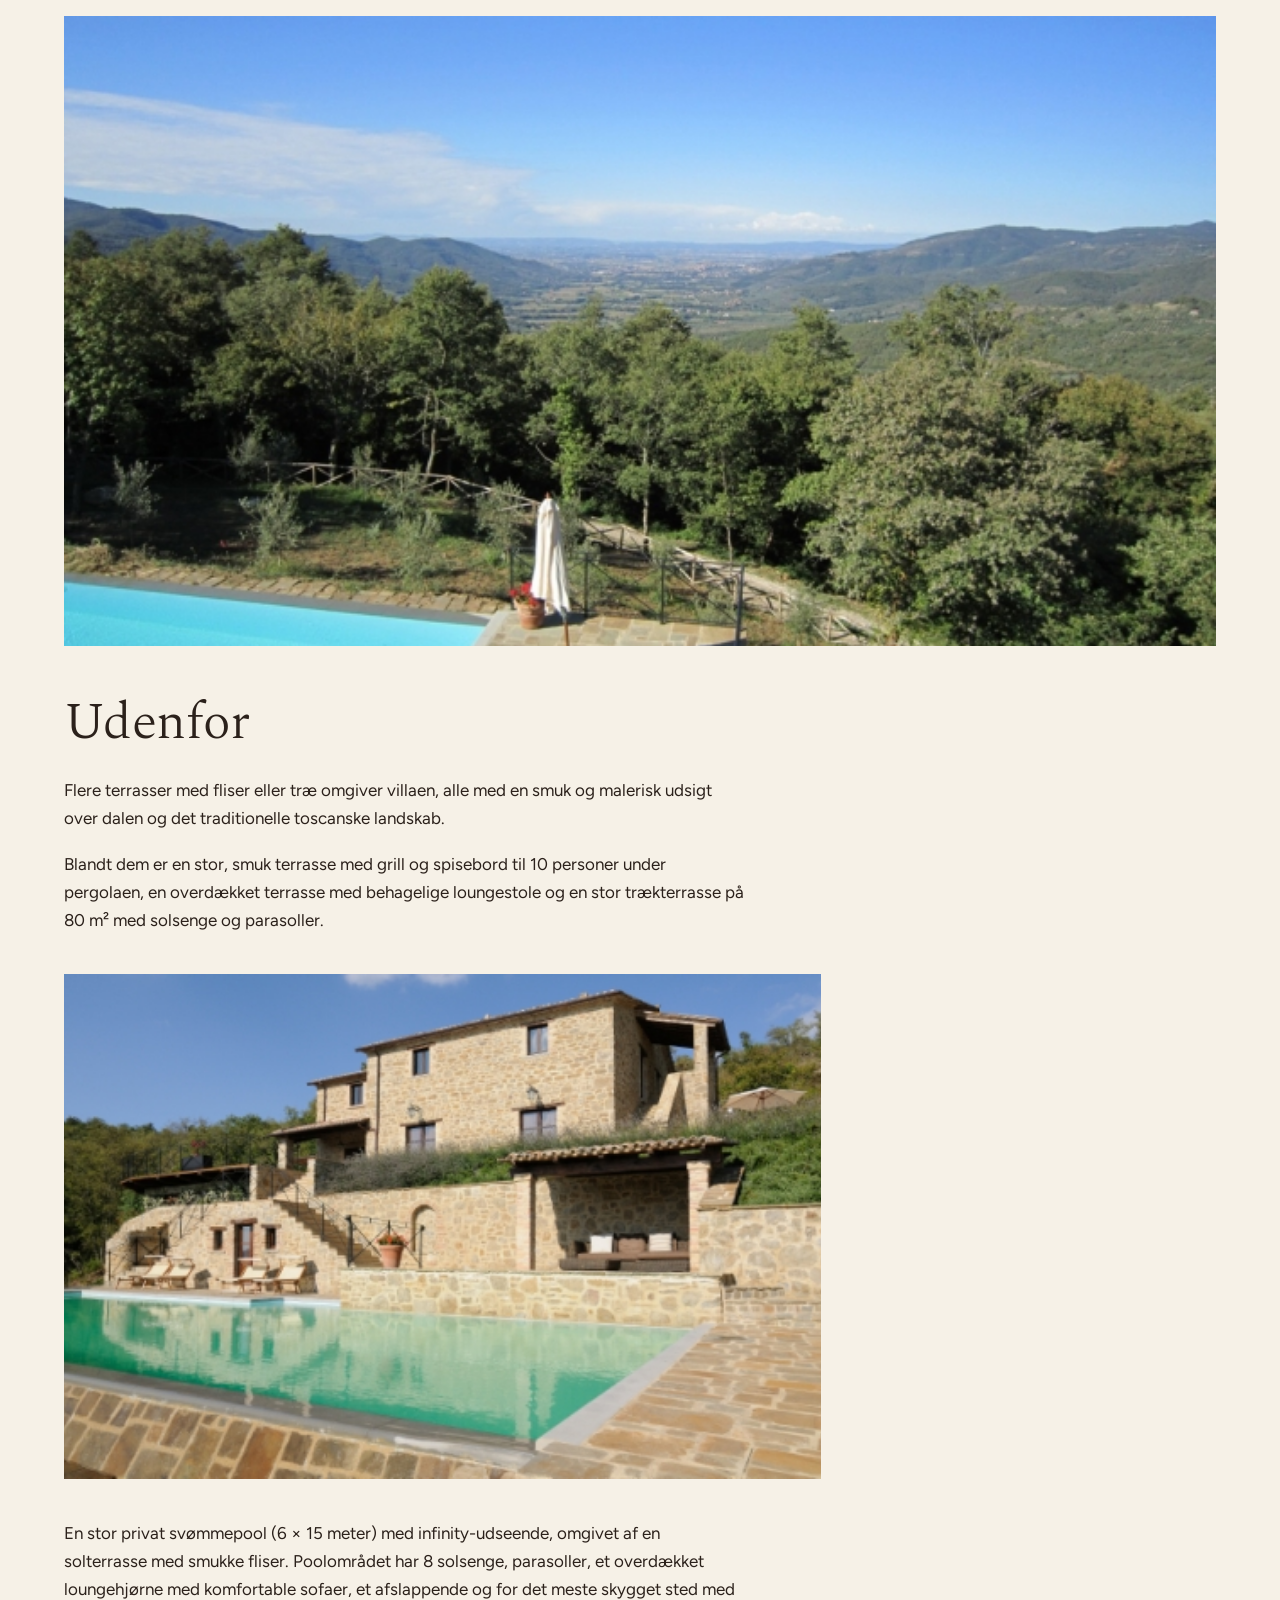
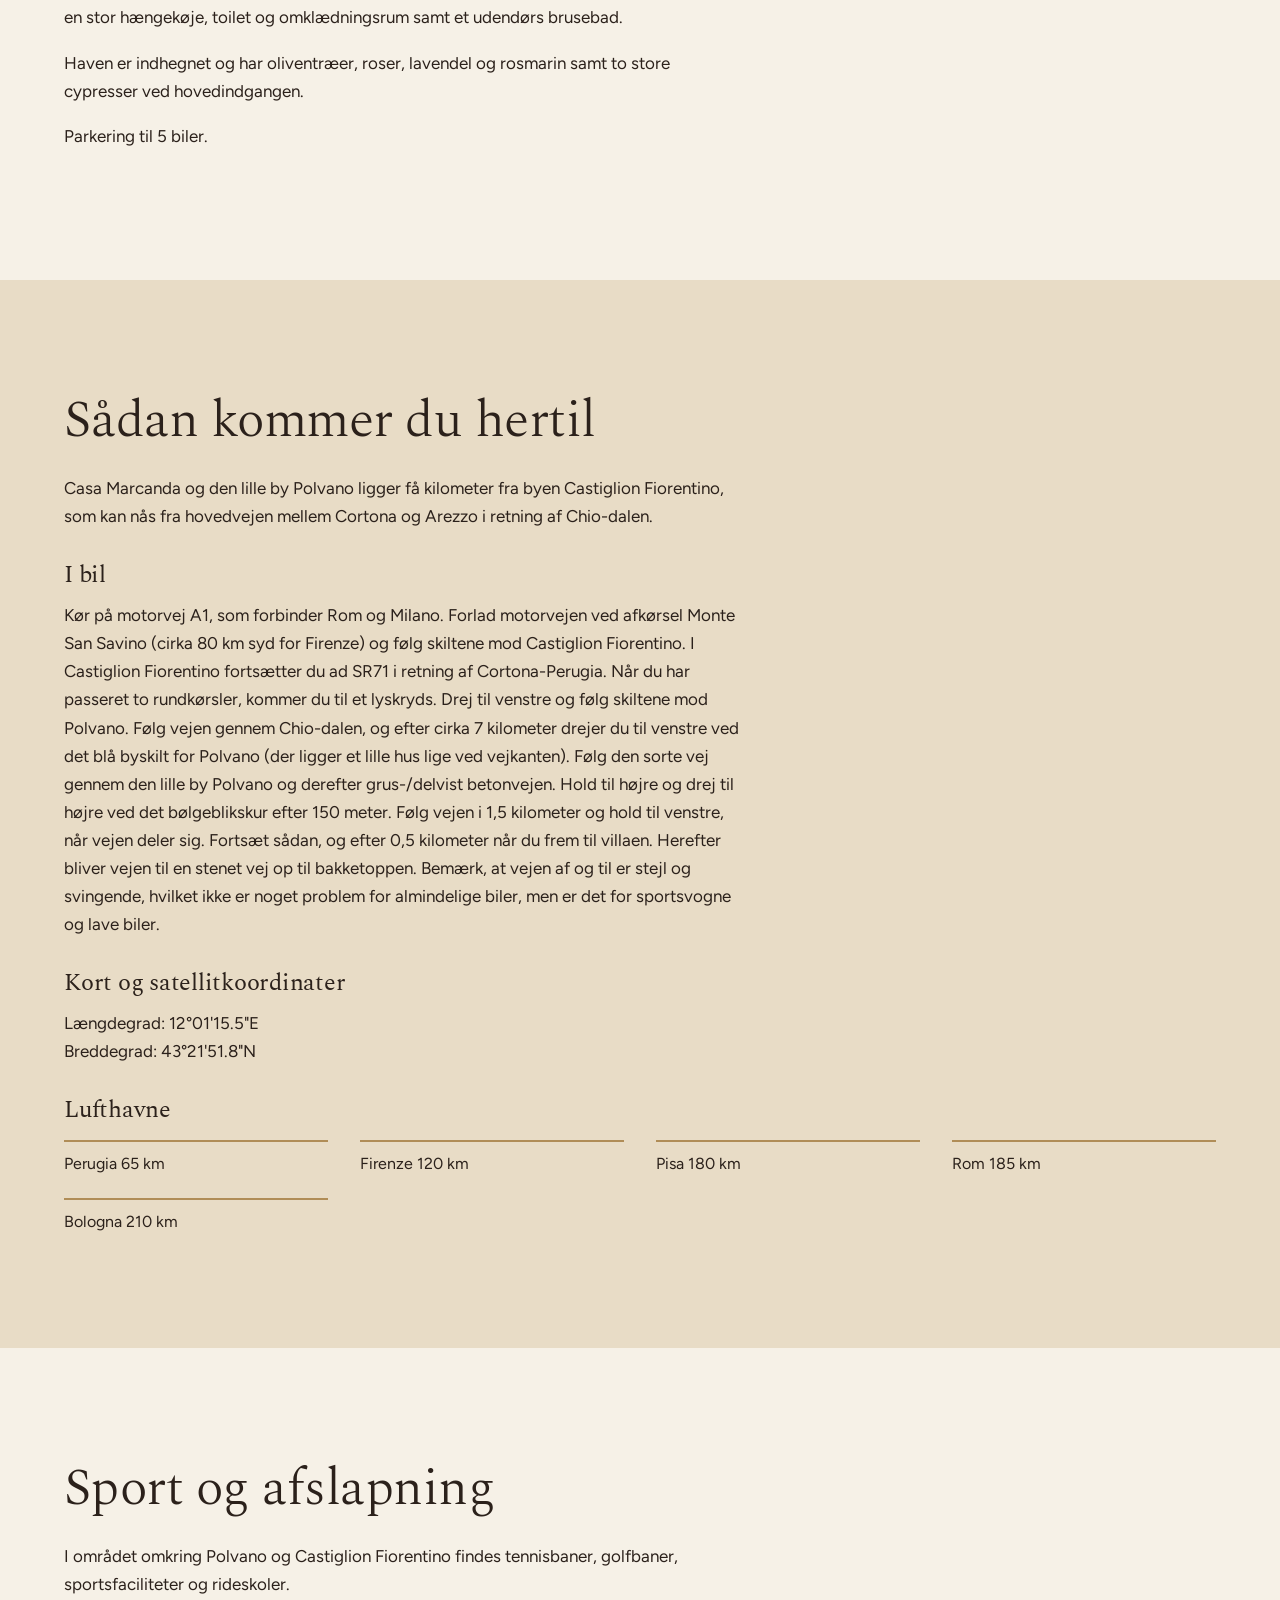
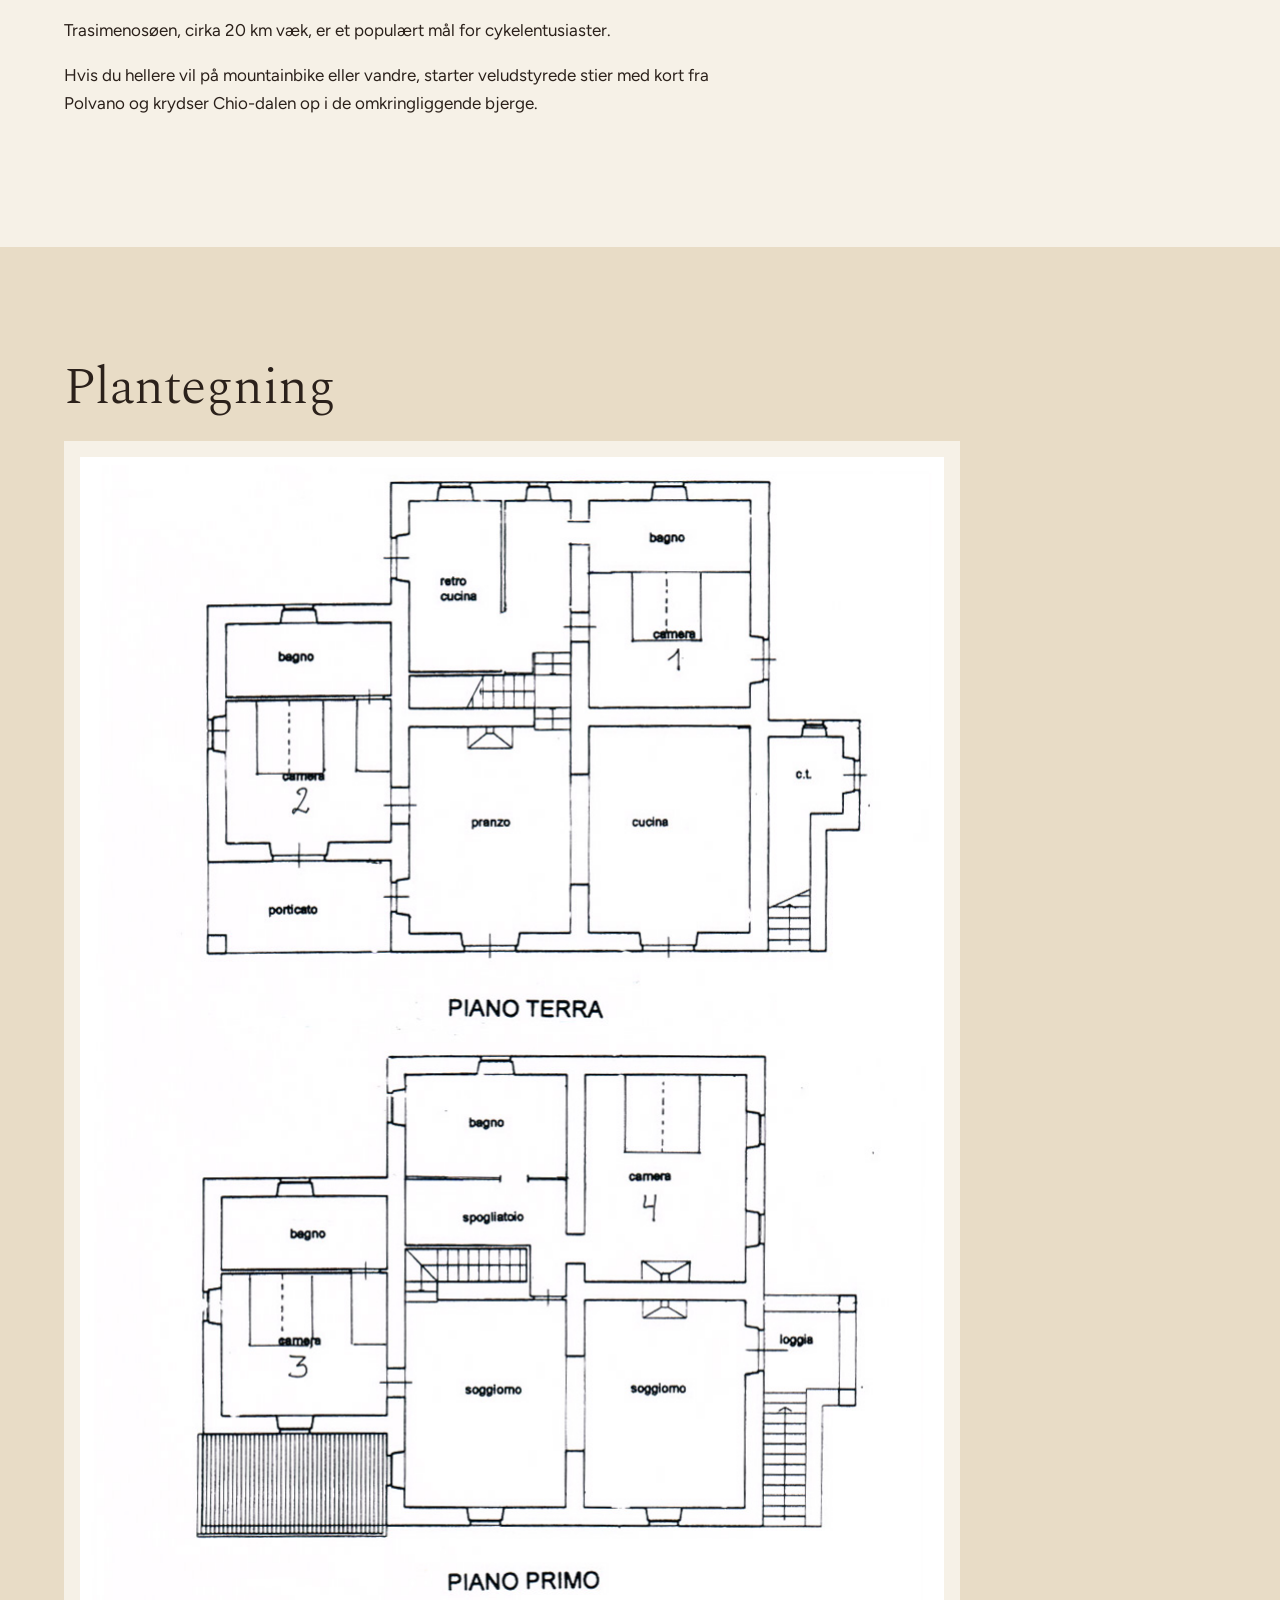
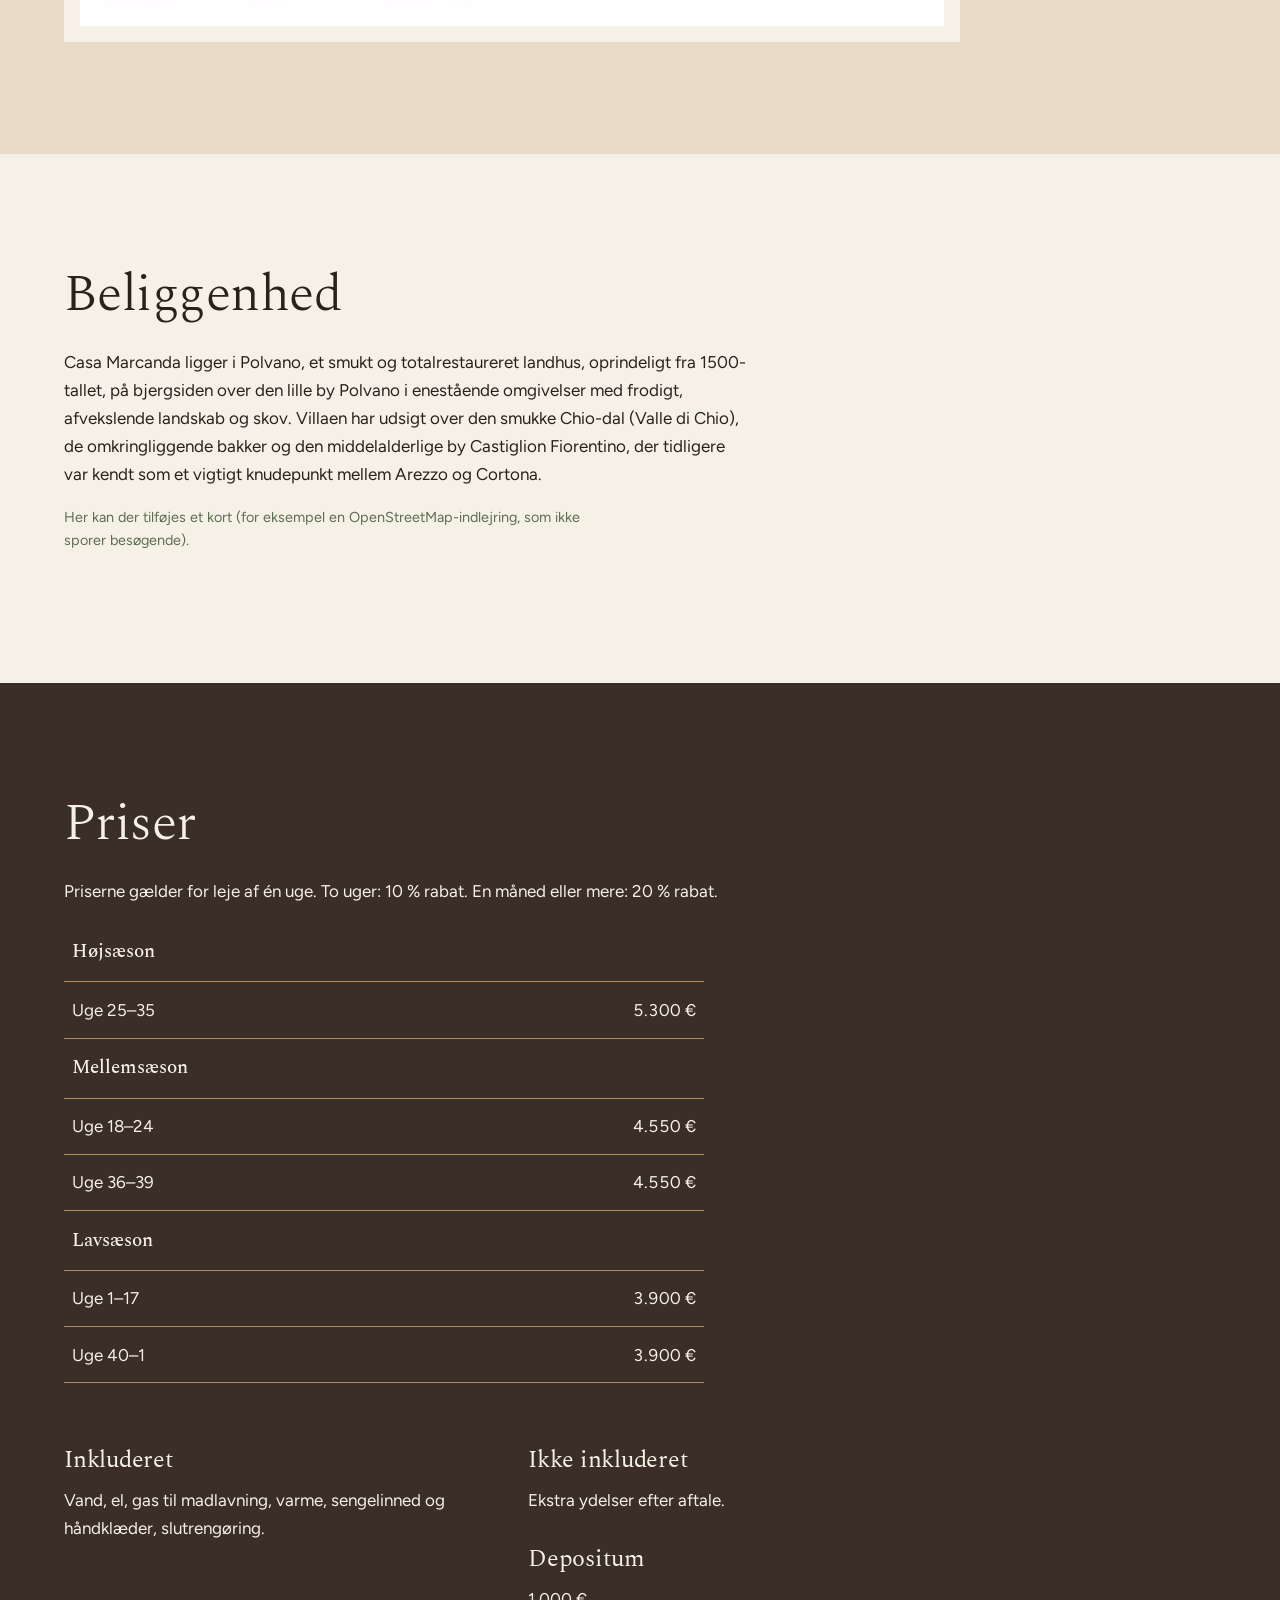
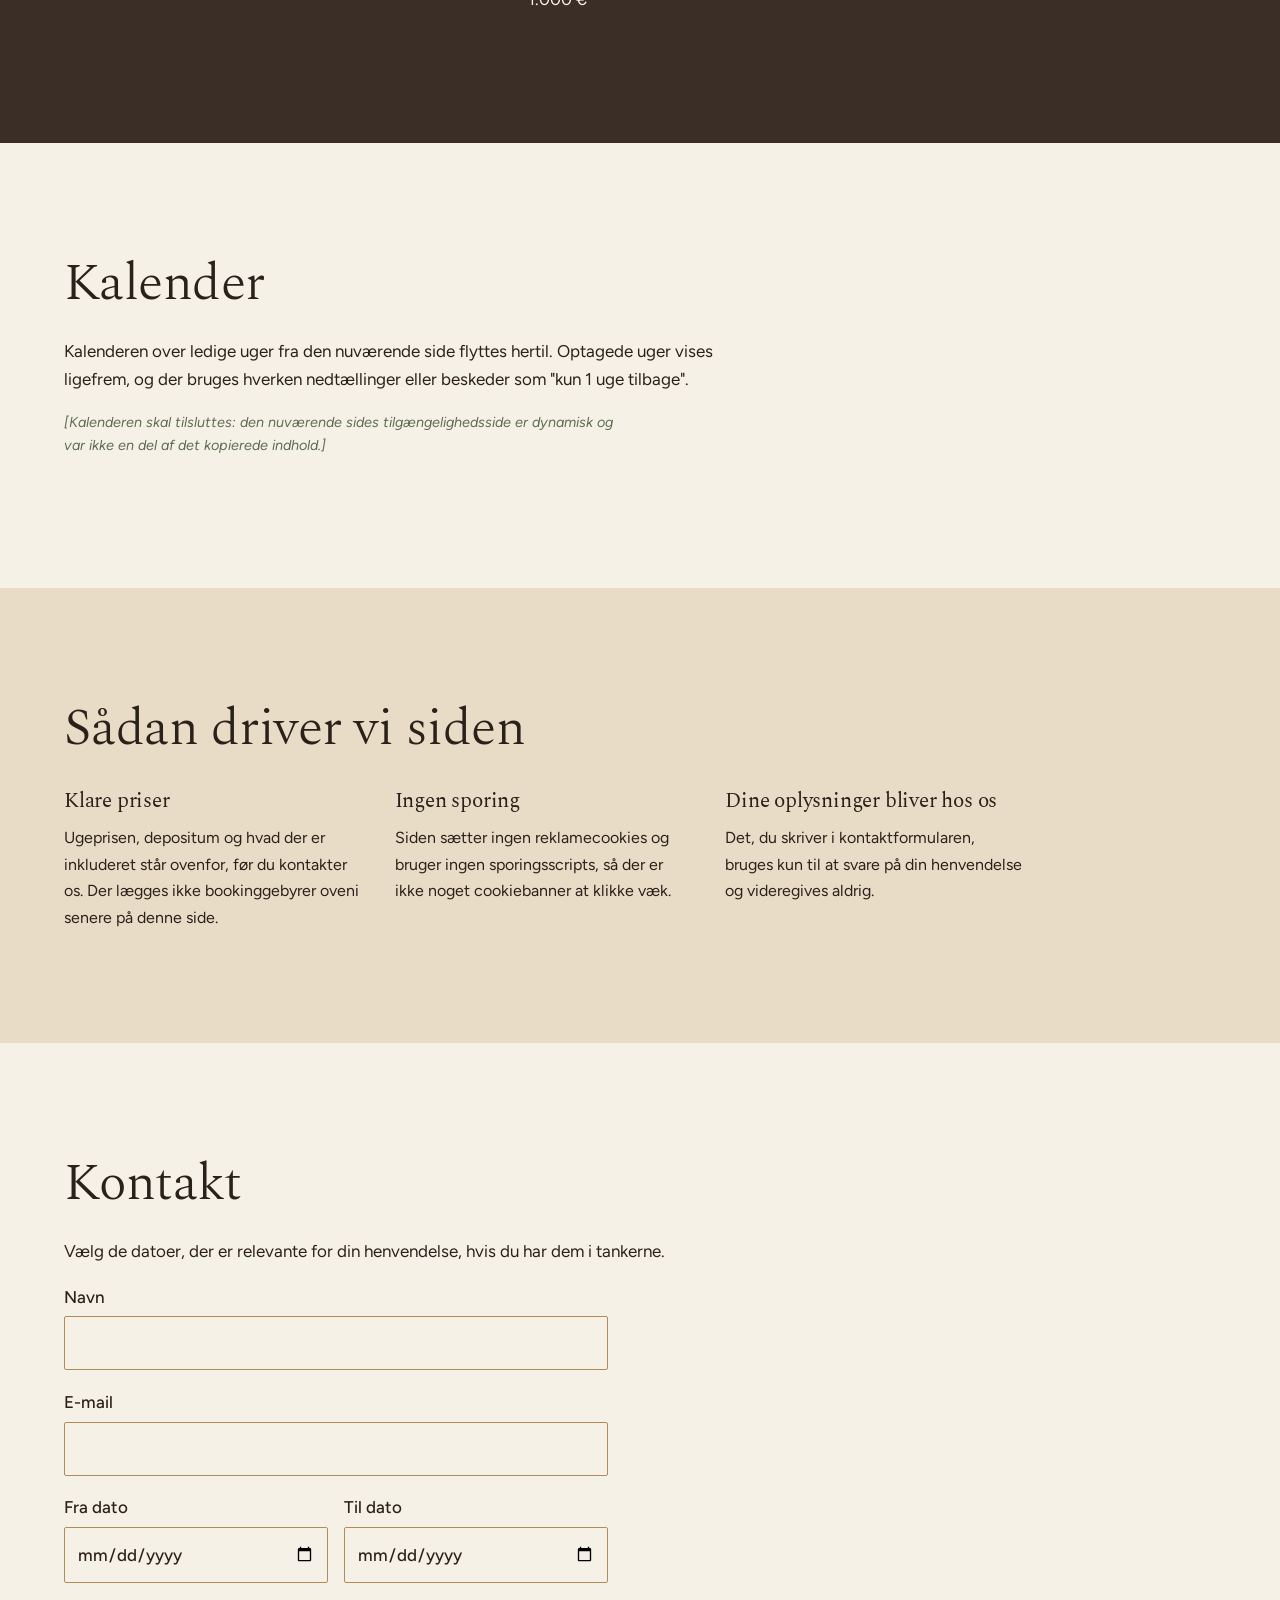
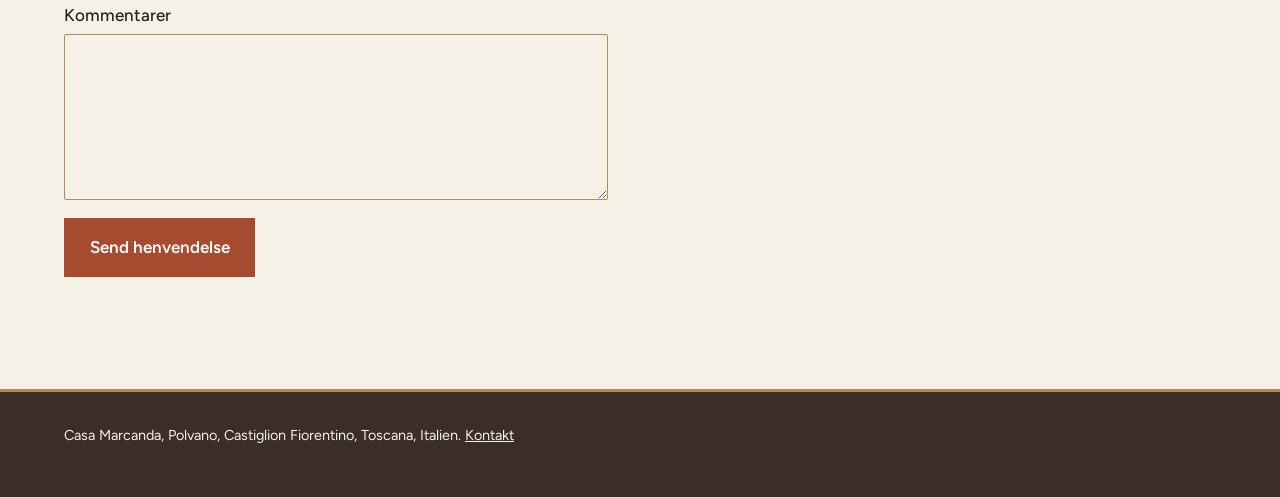
<file: da/index.html>
<!DOCTYPE html>
<html lang="da">
<head>
<meta charset="utf-8">
<meta name="viewport" content="width=device-width, initial-scale=1">
<title>Casa Marcanda – a restored 16th-century villa in Tuscany</title>
<meta name="description" content="Casa Marcanda i Polvano: et restaureret landhus fra 1500-tallet over Chio-dalen, med privat infinitypool og udsigt til Castiglion Fiorentino.">
<link rel="alternate" hreflang="en" href="../index.html">
<link rel="alternate" hreflang="da" href="../da/">
<link rel="alternate" hreflang="it" href="../it/">
<link rel="alternate" hreflang="de" href="../de/">
<link rel="preconnect" href="https://fonts.googleapis.com">
<link rel="preconnect" href="https://fonts.gstatic.com" crossorigin>
<link href="https://fonts.googleapis.com/css2?family=Spectral:ital,wght@0,300;0,400;0,500;1,300&family=Figtree:wght@400;500;600&display=swap" rel="stylesheet">
<link rel="stylesheet" href="../assets/style.css">
</head>
<body>
<header>
  <div class="bar">
    <a class="brand" href="#top">Casa Marcanda</a>
    <div class="bar-right">
      <ul class="lang" aria-label="Sprog"><li><a href="../index.html" hreflang="en" lang="en">EN</a></li><li><a href="../da/" hreflang="da" lang="da" aria-current="page">DA</a></li><li><a href="../it/" hreflang="it" lang="it">IT</a></li><li><a href="../de/" hreflang="de" lang="de">DE</a></li></ul>
      <nav aria-label="Hovedmenu"><ul>
<li><a href="#casa">Casa Marcanda</a></li>
<li><a href="#gallery">Galleri</a></li>
<li><a href="#interior">Indretning</a></li>
<li><a href="#exterior">Udenfor</a></li>
<li><a href="#getting-here">Sådan kommer du hertil</a></li>
<li><a href="#sport">Sport og afslapning</a></li>
<li><a href="#floorplan">Plantegning</a></li>
<li><a href="#location">Beliggenhed</a></li>
<li><a href="#prices">Priser</a></li>
<li><a href="#calendar">Kalender</a></li>
<li><a href="#contact">Kontakt</a></li>
      </ul></nav>
    </div>
  </div>
</header>

<main id="top">
  <div class="hero">
    <img src="../assets/images/55.jpg" alt="Casa Marcanda, et restaureret landhus i sten på en bjergside i Toscana">
    <div>
      <h1>Casa Marcanda</h1>
      <p>På udkig efter det perfekte sted at forene afslapning, ro og familiehygge ved poolen, med fantastisk udsigt og alt, hvad Toscana har at byde på</p>
    </div>
  </div>

  <section>
    <div class="split">
      <div>
        <h2>Velkommen til Casa Marcanda i Polvano</h2>
        <p class="lead">Et smukt og totalrestaureret landhus, oprindeligt fra 1500-tallet.</p>
        <p>Casa Marcanda ligger på bjergsiden over den lille by Polvano i enestående omgivelser med frodigt, afvekslende landskab og skov. Villaen har udsigt over den smukke Chio-dal (Valle di Chio), de omkringliggende bakker og den middelalderlige by Castiglion Fiorentino, der tidligere var kendt som et vigtigt knudepunkt mellem Arezzo og Cortona.</p>
      </div>
      <img src="../assets/images/56.jpg" alt="Udsigt til Casa Marcanda og de omkringliggende bakker" loading="lazy">
    </div>
  </section>

  <section id="casa" class="alt">
    <h2>Casa Marcanda</h2>
    <p>Villaen blev først restaureret for nogle år siden med stor opmærksomhed på detaljerne og med respekt for italienske traditioner, så meget som muligt af de oprindelige træk er bevaret. Når du når op til ejendommen på toppen af bakken, åbenbarer der sig en overvældende udsigt, og du får følelsen af at røre himlen.</p>
<p>Især fra poolen og terrassen kan du nyde det toscanske landskabs enestående skønhed. Det er det ideelle sted at slappe af, tilbringe tid i uberørt natur, gå ture på vandrestier og udforske egnen.</p>
<p>Mange interessante steder som Arezzo, Cortona, Montepulciano, Pienza og Montalcino ligger kun en kort køretur væk. Umbrien er også tæt på: på 20 minutter er du ved Trasimenosøen med dens charmerende fiskerlandsbyer.</p>
  </section>

  <section id="gallery">
    <h2>Galleri</h2>
    <p>Tryk på et billede for at se det større.</p>
    <div class="gallery" id="grid" data-base="../assets/images/" data-open="Åbn billede: "></div>
    <dialog id="lb" aria-label="Billedvisning">
      <figure><img id="lb-img" alt=""><figcaption id="lb-cap"></figcaption></figure>
      <div class="lb-controls">
        <button type="button" id="lb-prev">Forrige</button>
        <button type="button" id="lb-next">Næste</button>
        <button type="button" id="lb-close">Luk</button>
      </div>
    </dialog>
  </section>

  <section id="interior" class="alt">
    <div class="split">
      <div>
        <h2>Indretning</h2>
        <p>Villaen har fire store soveværelser med to enkeltsenge, en ekstra enkeltseng i to af værelserne og en transportabel babyseng. Der er fire badeværelser: ét med dobbelt bruser og tre med bruser og badekar. Tre værelser har eget badeværelse, og ét soveværelse har åben pejs.</p>
<p>Den store, åbne spisestue har et bord til 12 personer og en åben pejs og åbner ud til terrasserne i stueetagen med udsigt over dalen. Spisestuen er sammenhængende med et meget stort, fuldt udstyret indbygget køkken med alle moderne apparater og et opbevaringsskab.</p>
<p>På 1. sal er der to store opholdsstuer, den ene med satellit-tv, dvd-afspiller og en hjørnesofa/futon, den anden med komfortable sofaer og lænestole og en åben pejs. Alle rum har gulvvarme.</p>
      </div>
      <img src="../assets/images/24.jpg" alt="Spisestue med bord til tolv personer og åben pejs" loading="lazy">
    </div>
    <h3>Faciliteter</h3>
    <ul class="feat">
<li>Opvaskemaskine</li>
<li>Amerikansk køleskab</li>
<li>Ilve komfur med dobbelt ovn</li>
<li>Bryggers med vaskemaskine, tørretumbler og ekstra køleskab</li>
<li>3 pejse</li>
<li>Trådløst internet</li>
<li>Bose-musikafspiller til iPod m.m.</li>
<li>Gulvvarme i alle rum</li>
    </ul>
  </section>

  <section id="exterior">
    <img src="../assets/images/22.jpg" alt="Terrasser med udsigt over den toscanske dal" loading="lazy" style="width:100%;max-height:70vh;object-fit:cover;margin-bottom:3rem">
    <h2>Udenfor</h2>
    <p>Flere terrasser med fliser eller træ omgiver villaen, alle med en smuk og malerisk udsigt over dalen og det traditionelle toscanske landskab.</p>
    <p>Blandt dem er en stor, smuk terrasse med grill og spisebord til 10 personer under pergolaen, en overdækket terrasse med behagelige loungestole og en stor trækterrasse på 80 m² med solsenge og parasoller.</p>
    <div class="pair"><img src="../assets/images/54.jpg" alt="Den private svømmepool med infinity-udseende" loading="lazy"></div>
    <p style="margin-top:2.5rem">En stor privat svømmepool (6 × 15 meter) med infinity-udseende, omgivet af en solterrasse med smukke fliser. Poolområdet har 8 solsenge, parasoller, et overdækket loungehjørne med komfortable sofaer, et afslappende og for det meste skygget sted med en stor hængekøje, toilet og omklædningsrum samt et udendørs brusebad.</p>
    <p>Haven er indhegnet og har oliventræer, roser, lavendel og rosmarin samt to store cypresser ved hovedindgangen.</p>
    <p>Parkering til 5 biler.</p>
  </section>

  <section id="getting-here" class="alt">
    <h2>Sådan kommer du hertil</h2>
    <p>Casa Marcanda og den lille by Polvano ligger få kilometer fra byen Castiglion Fiorentino, som kan nås fra hovedvejen mellem Cortona og Arezzo i retning af Chio-dalen.</p>
    <h3>I bil</h3>
    <p>Kør på motorvej A1, som forbinder Rom og Milano. Forlad motorvejen ved afkørsel Monte San Savino (cirka 80 km syd for Firenze) og følg skiltene mod Castiglion Fiorentino. I Castiglion Fiorentino fortsætter du ad SR71 i retning af Cortona-Perugia. Når du har passeret to rundkørsler, kommer du til et lyskryds. Drej til venstre og følg skiltene mod Polvano. Følg vejen gennem Chio-dalen, og efter cirka 7 kilometer drejer du til venstre ved det blå byskilt for Polvano (der ligger et lille hus lige ved vejkanten). Følg den sorte vej gennem den lille by Polvano og derefter grus-/delvist betonvejen. Hold til højre og drej til højre ved det bølgeblikskur efter 150 meter. Følg vejen i 1,5 kilometer og hold til venstre, når vejen deler sig. Fortsæt sådan, og efter 0,5 kilometer når du frem til villaen. Herefter bliver vejen til en stenet vej op til bakketoppen. Bemærk, at vejen af og til er stejl og svingende, hvilket ikke er noget problem for almindelige biler, men er det for sportsvogne og lave biler.</p>
    <h3>Kort og satellitkoordinater</h3>
    <p>Længdegrad: 12°01'15.5"E<br>Breddegrad: 43°21'51.8"N</p>
    <h3>Lufthavne</h3>
    <ul class="feat">
<li>Perugia 65 km</li>
<li>Firenze 120 km</li>
<li>Pisa 180 km</li>
<li>Rom 185 km</li>
<li>Bologna 210 km</li>
    </ul>
  </section>

  <section id="sport">
    <h2>Sport og afslapning</h2>
    <p>I området omkring Polvano og Castiglion Fiorentino findes tennisbaner, golfbaner, sportsfaciliteter og rideskoler.</p>
<p>Trasimenosøen, cirka 20 km væk, er et populært mål for cykelentusiaster.</p>
<p>Hvis du hellere vil på mountainbike eller vandre, starter veludstyrede stier med kort fra Polvano og krydser Chio-dalen op i de omkringliggende bjerge.</p>
  </section>

  <section id="floorplan" class="alt">
    <h2>Plantegning</h2>
    <div class="plan"><img src="../assets/images/64.jpg" alt="Plantegning af Casa Marcanda" loading="lazy"></div>
  </section>

  <section id="location">
    <h2>Beliggenhed</h2>
    <p>Casa Marcanda ligger i Polvano, et smukt og totalrestaureret landhus, oprindeligt fra 1500-tallet, på bjergsiden over den lille by Polvano i enestående omgivelser med frodigt, afvekslende landskab og skov. Villaen har udsigt over den smukke Chio-dal (Valle di Chio), de omkringliggende bakker og den middelalderlige by Castiglion Fiorentino, der tidligere var kendt som et vigtigt knudepunkt mellem Arezzo og Cortona.</p>
    <p class="note">Her kan der tilføjes et kort (for eksempel en OpenStreetMap-indlejring, som ikke sporer besøgende).</p>
  </section>

  <section id="prices" class="dark">
    <h2>Priser</h2>
    <p>Priserne gælder for leje af én uge. To uger: 10 % rabat. En måned eller mere: 20 % rabat.</p>
    <table><tbody>
<tr><th colspan="2" scope="colgroup">Højsæson</th></tr>
<tr><td>Uge 25–35</td><td>5.300 €</td></tr>
<tr><th colspan="2" scope="colgroup">Mellemsæson</th></tr>
<tr><td>Uge 18–24</td><td>4.550 €</td></tr>
<tr><td>Uge 36–39</td><td>4.550 €</td></tr>
<tr><th colspan="2" scope="colgroup">Lavsæson</th></tr>
<tr><td>Uge 1–17</td><td>3.900 €</td></tr>
<tr><td>Uge 40–1</td><td>3.900 €</td></tr>
    </tbody></table>
    <div class="terms">
      <div><h3>Inkluderet</h3><p>Vand, el, gas til madlavning, varme, sengelinned og håndklæder, slutrengøring.</p></div>
      <div>
        <h3>Ikke inkluderet</h3><p>Ekstra ydelser efter aftale.</p>
        <h3>Depositum</h3><p>1.000 €</p>
      </div>
    </div>
  </section>

  <section id="calendar">
    <h2>Kalender</h2>
    <p>Kalenderen over ledige uger fra den nuværende side flyttes hertil. Optagede uger vises ligefrem, og der bruges hverken nedtællinger eller beskeder som &quot;kun 1 uge tilbage&quot;.</p>
    <p class="note"><em>[Kalenderen skal tilsluttes: den nuværende sides tilgængelighedsside er dynamisk og var ikke en del af det kopierede indhold.]</em></p>
  </section>

  <section id="promise" class="alt">
    <h2>Sådan driver vi siden</h2>
    <div class="promise">
<div><h3>Klare priser</h3><p>Ugeprisen, depositum og hvad der er inkluderet står ovenfor, før du kontakter os. Der lægges ikke bookinggebyrer oveni senere på denne side.</p></div>
<div><h3>Ingen sporing</h3><p>Siden sætter ingen reklamecookies og bruger ingen sporingsscripts, så der er ikke noget cookiebanner at klikke væk.</p></div>
<div><h3>Dine oplysninger bliver hos os</h3><p>Det, du skriver i kontaktformularen, bruges kun til at svare på din henvendelse og videregives aldrig.</p></div>
    </div>
  </section>

  <section id="contact">
    <h2>Kontakt</h2>
    <p>Vælg de datoer, der er relevante for din henvendelse, hvis du har dem i tankerne.</p>
    <form action="mailto:udlejning@sheick.dk" method="post" enctype="text/plain">
      <label>Navn <input name="name" autocomplete="name" required></label>
      <label>E-mail <input type="email" name="email" autocomplete="email" required></label>
      <div class="dates">
        <label>Fra dato <input type="date" name="from"></label>
        <label>Til dato <input type="date" name="to"></label>
      </div>
      <label>Kommentarer <textarea name="comments" rows="5"></textarea></label>
      <button class="send" type="submit">Send henvendelse</button>
    </form>
  </section>
</main>

<footer><p>Casa Marcanda, Polvano, Castiglion Fiorentino, Toscana, Italien. <a href="#contact">Kontakt</a></p></footer>

<script>window.CAPTIONS = ["Facaden", "Facaden og poolen", "Udsigt fra huset bagfra", "Udsigt over dalen", "Udsigt over bjergsiden", "Udsigt fra terrasserne over Val di Chio og den middelalderlige by Castiglion Fiorentino", "Den store svømmepool på 6 × 15 meter med infinity-udseende", "Poolområdet har 8 solsenge, parasoller og komfortable sofaer", "Pool", "Pool", "Pool", "Pool", "Pool", "Pool", "Poolen om aftenen", "Den oplyste pool set fra terrassen", "Poolloungen", "Poolloungen", "Poolloungen", "En af de mange terrasser med direkte adgang fra villaen", "Udendørs spisebord og terrasse med smuk udsigt over Val di Chio og det toscanske landskab", "Spisebord under pergolaen", "Spisebord og udsigt", "Trækterrasse og udsigt over dalen", "Pergola og spisebord", "Pizza- og grillplads", "Original italiensk pizzaovn", "Morgenterrassen", "Det store indbyggede køkken er fuldt udstyret med moderne apparater og opbevaringsskab og har direkte adgang til terrasserne", "Det store køkken er sammenhængende med spisestuen, som har åben pejs og et spisebord med 10–12 pladser", "Originalt toscansk spisebord med 10–12 pladser og åben pejs", "Den store spisestue har direkte adgang til terrasserne og en smuk udsigt over dalen", "Spisestuen er sammenhængende med et stort, fuldt udstyret indbygget køkken", "Opholdsstuen har en smuk pejs og adgang til den udvendige trappe", "Opholdsstuen er sammenhængende med tv-stuen", "Opholdsstuen har store, komfortable sofaer og stole", "Opholdsstue med en smuk pejs", "Adgang til den udvendige trappe, et sted at nyde solopgangen", "Soveværelset (3 senge) i stueetagen har direkte adgang til terrasserne", "Udsigt fra soveværelset med direkte adgang til terrasserne i stueetagen", "Eget badeværelse til soveværelserne med 3 senge, med bruser og badekar", "Eget badeværelse til soveværelserne med 3 senge, med bruser og badekar", "Soveværelset (3 senge) på 1. sal med smuk udsigt over dalen", "Hovedsoveværelset har åben pejs", "Den smukke pejs i hovedsoveværelset", "Det meget store og flotte hovedsoveværelse", "Hovedsoveværelset har eget badeværelse med 2 håndvaske, bruser og badekar", "Hovedbadeværelset med 2 håndvaske, bruser og badekar", "Tv-stue med stor og behagelig sofa", "Tv-stuen har satellit-tv og dvd-afspiller og er sammenhængende med den store opholdsstue"];</script>
<script src="../assets/gallery.js"></script>
</body>
</html>
</file>
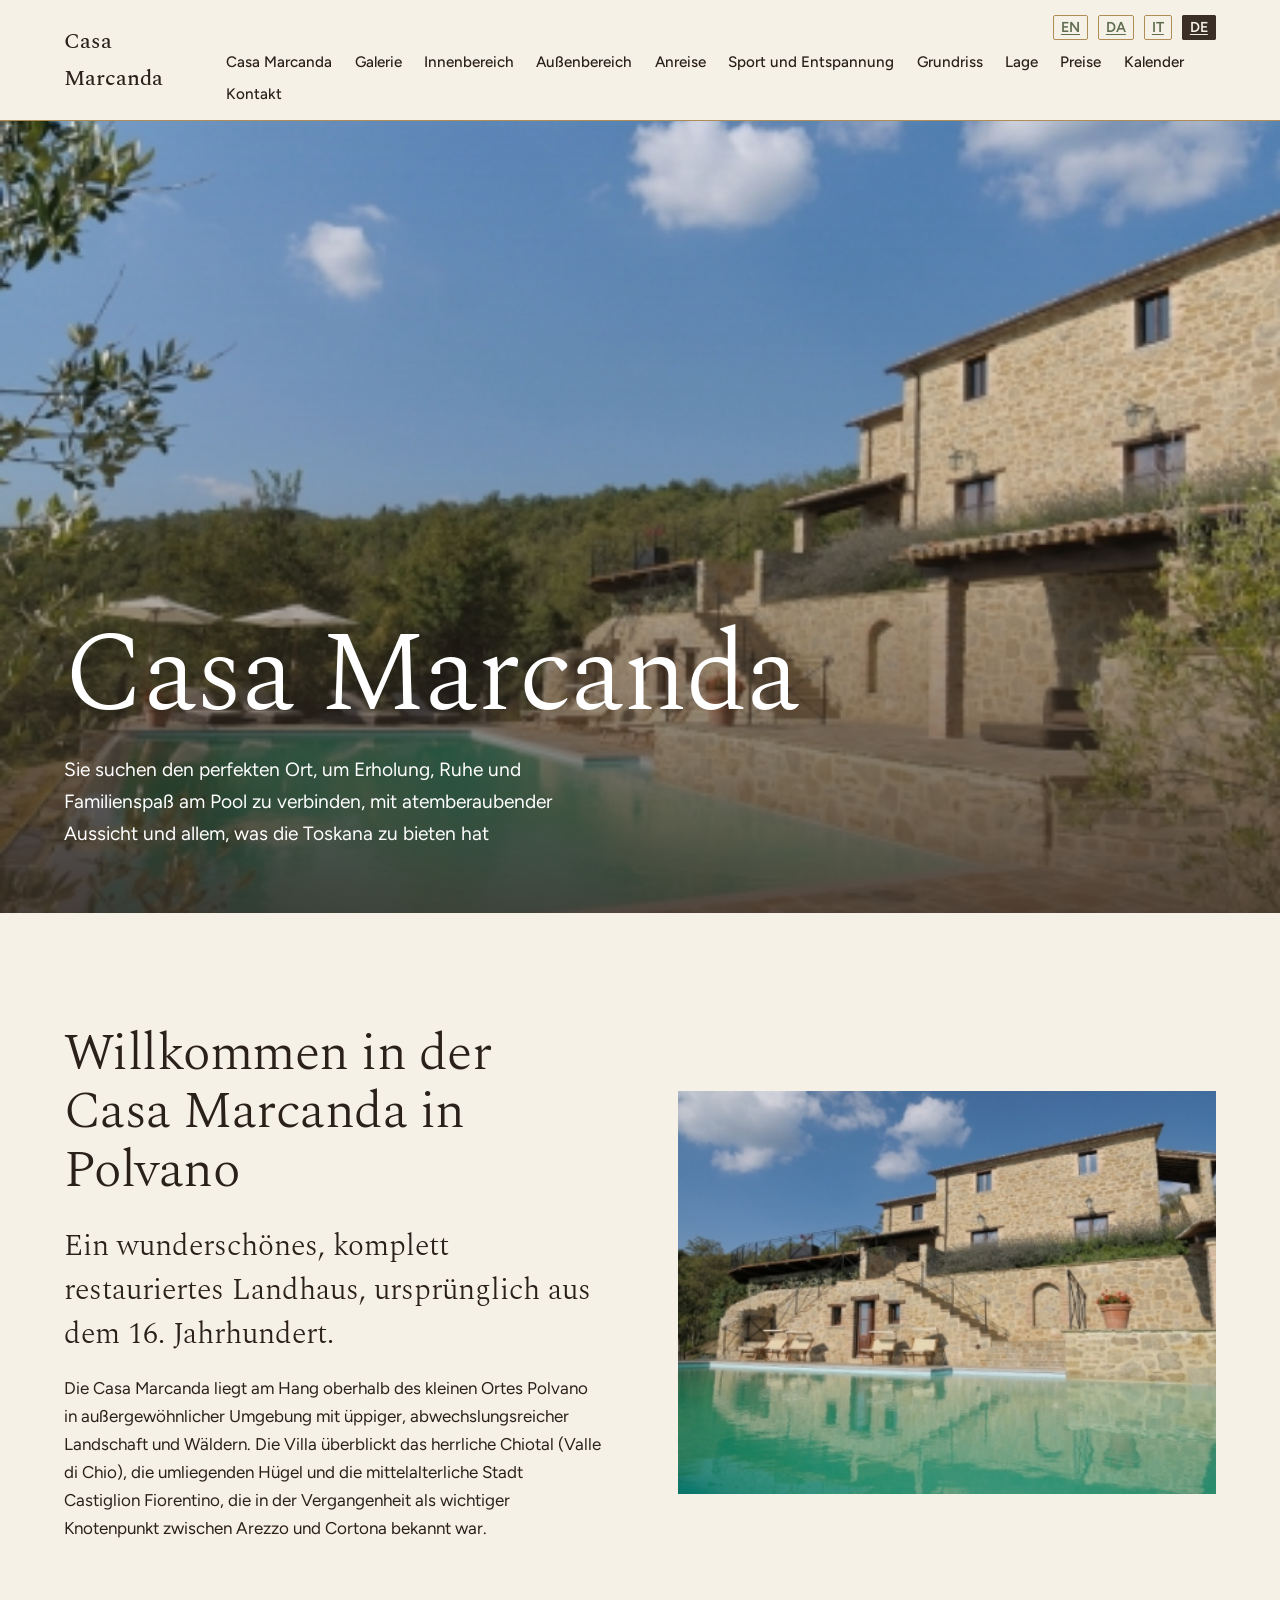
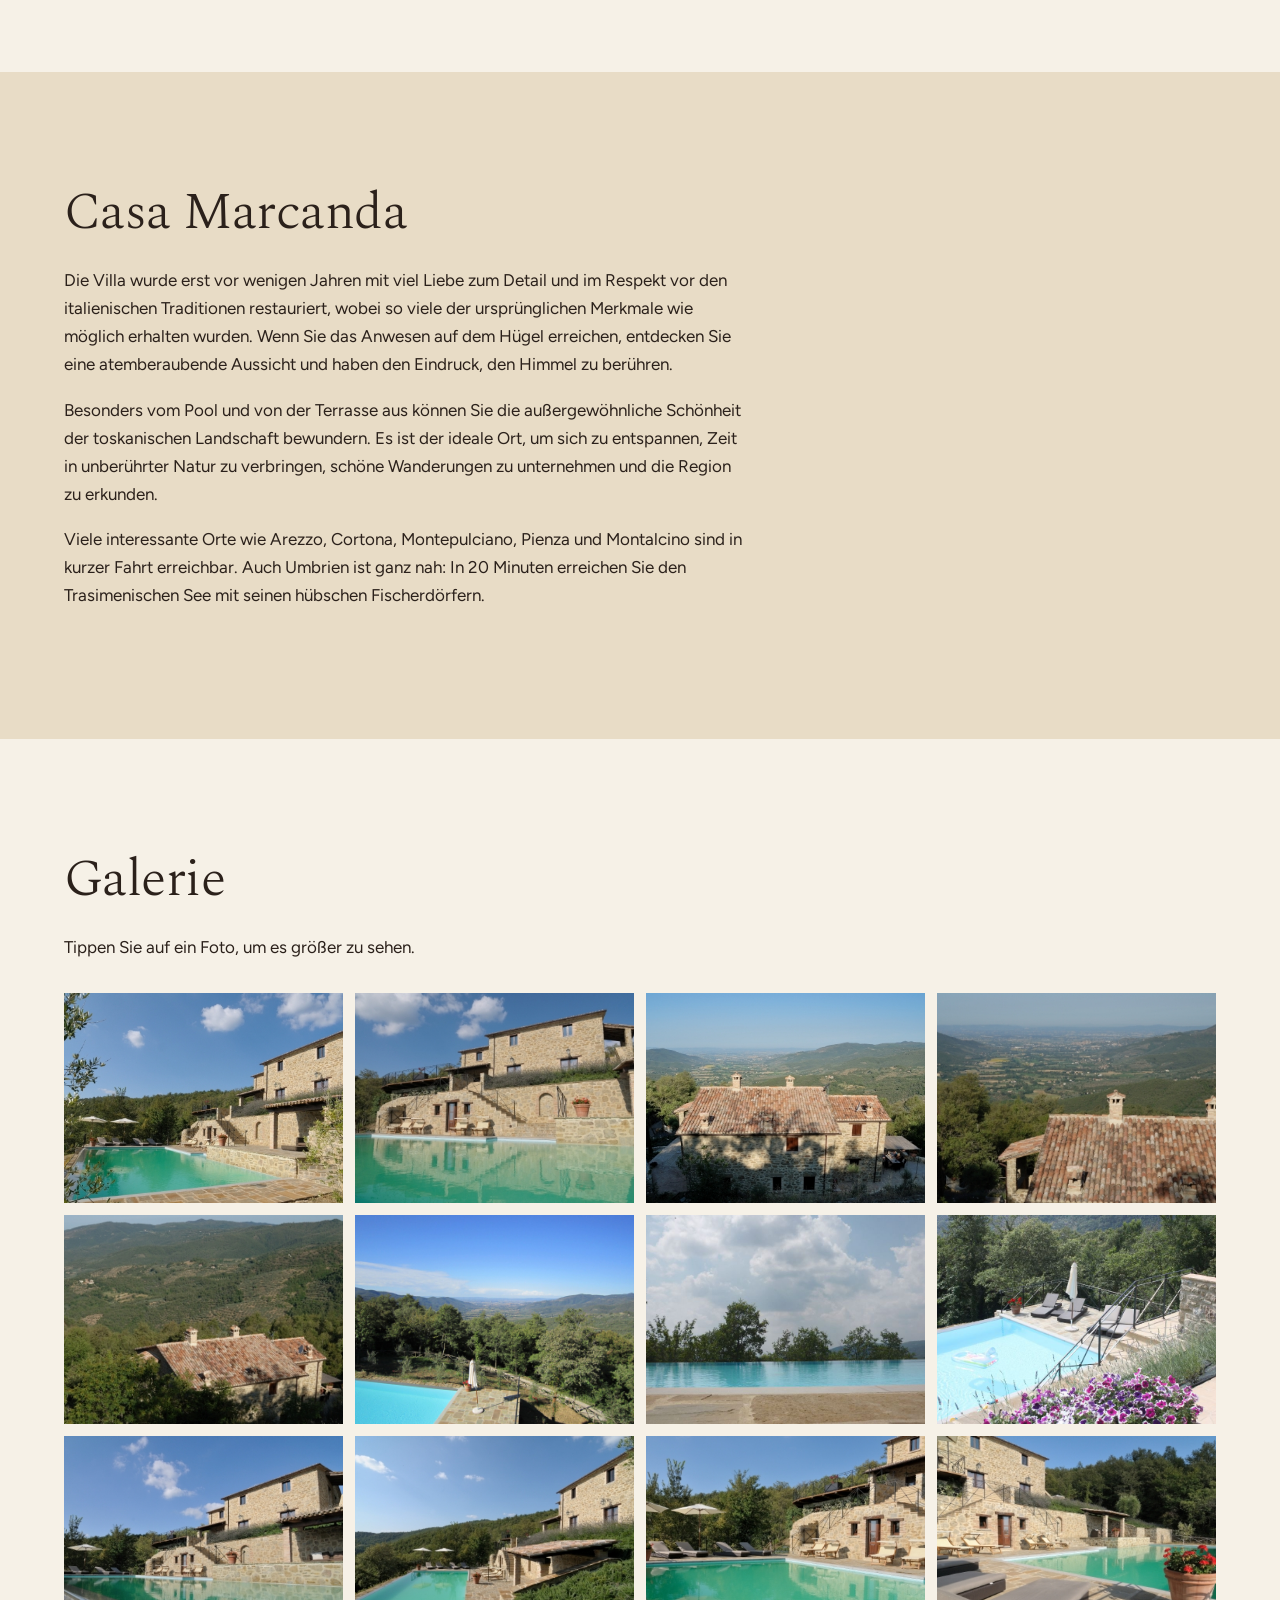
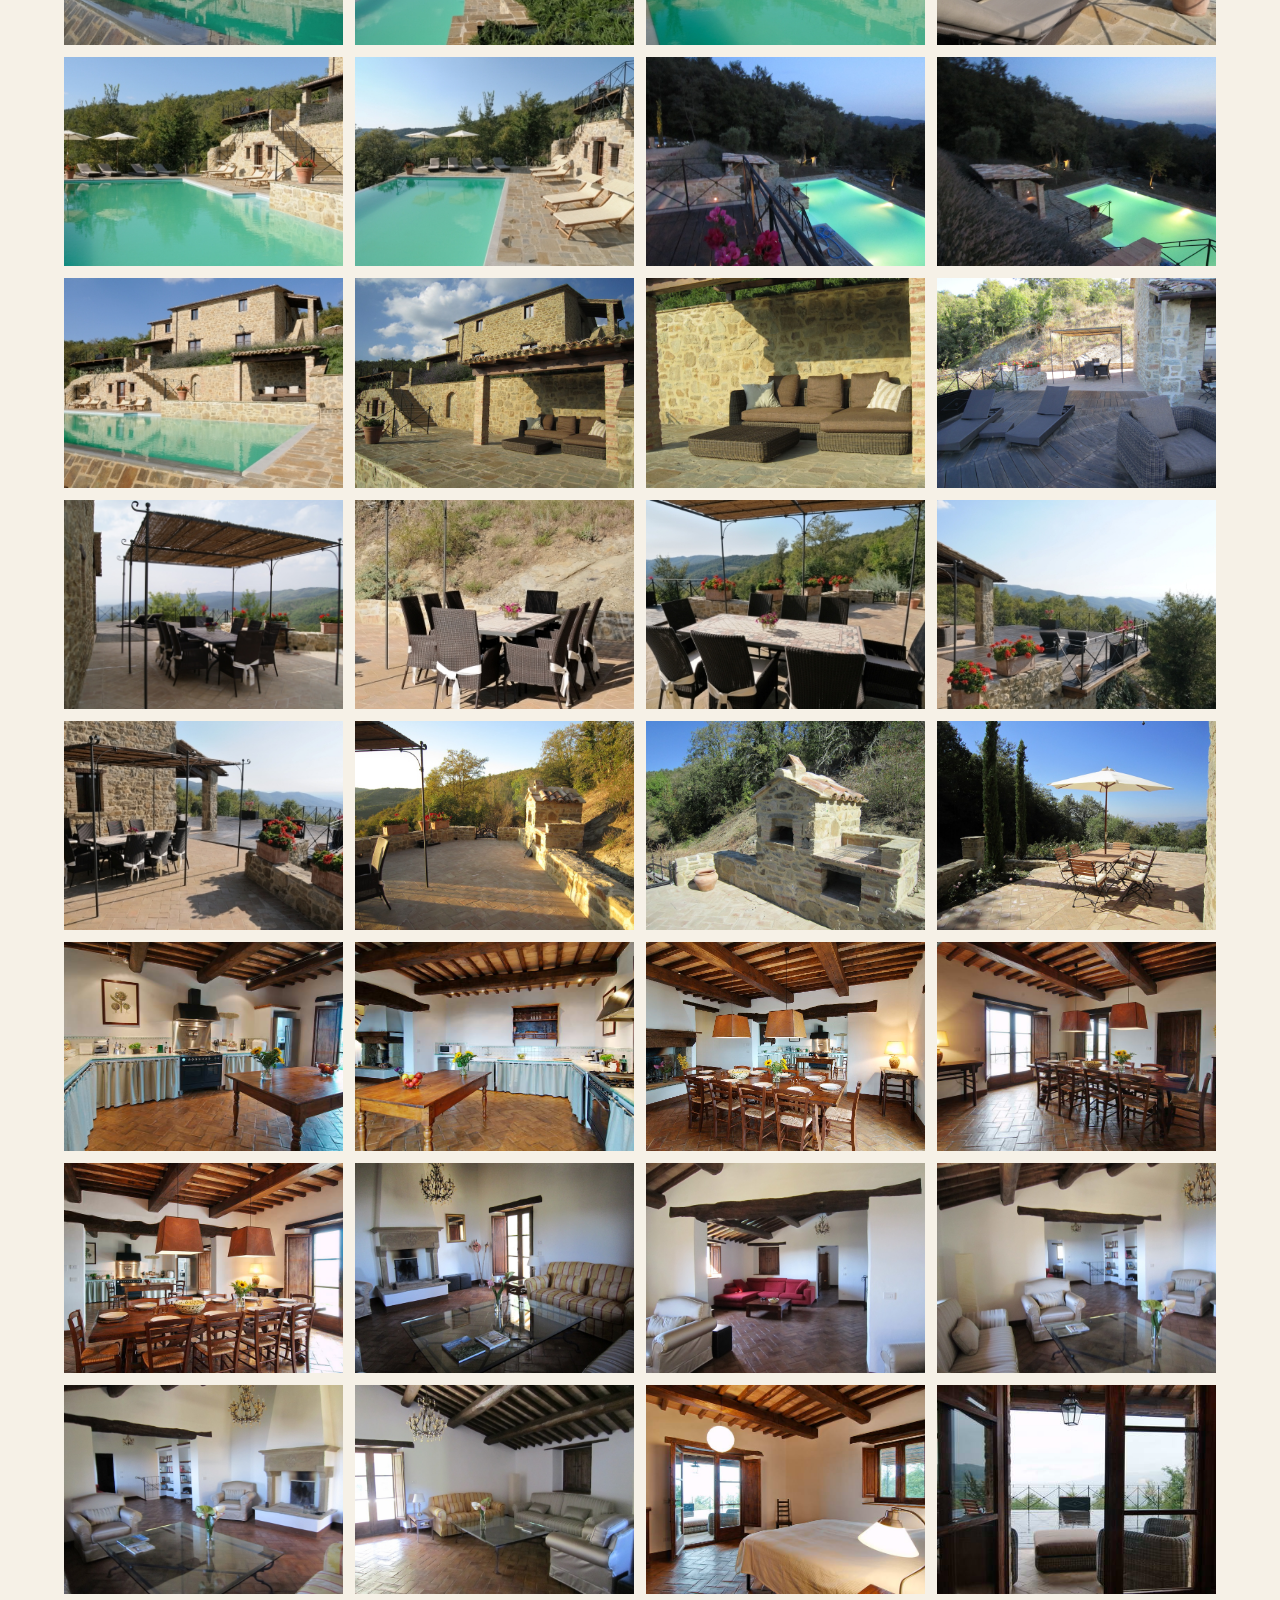
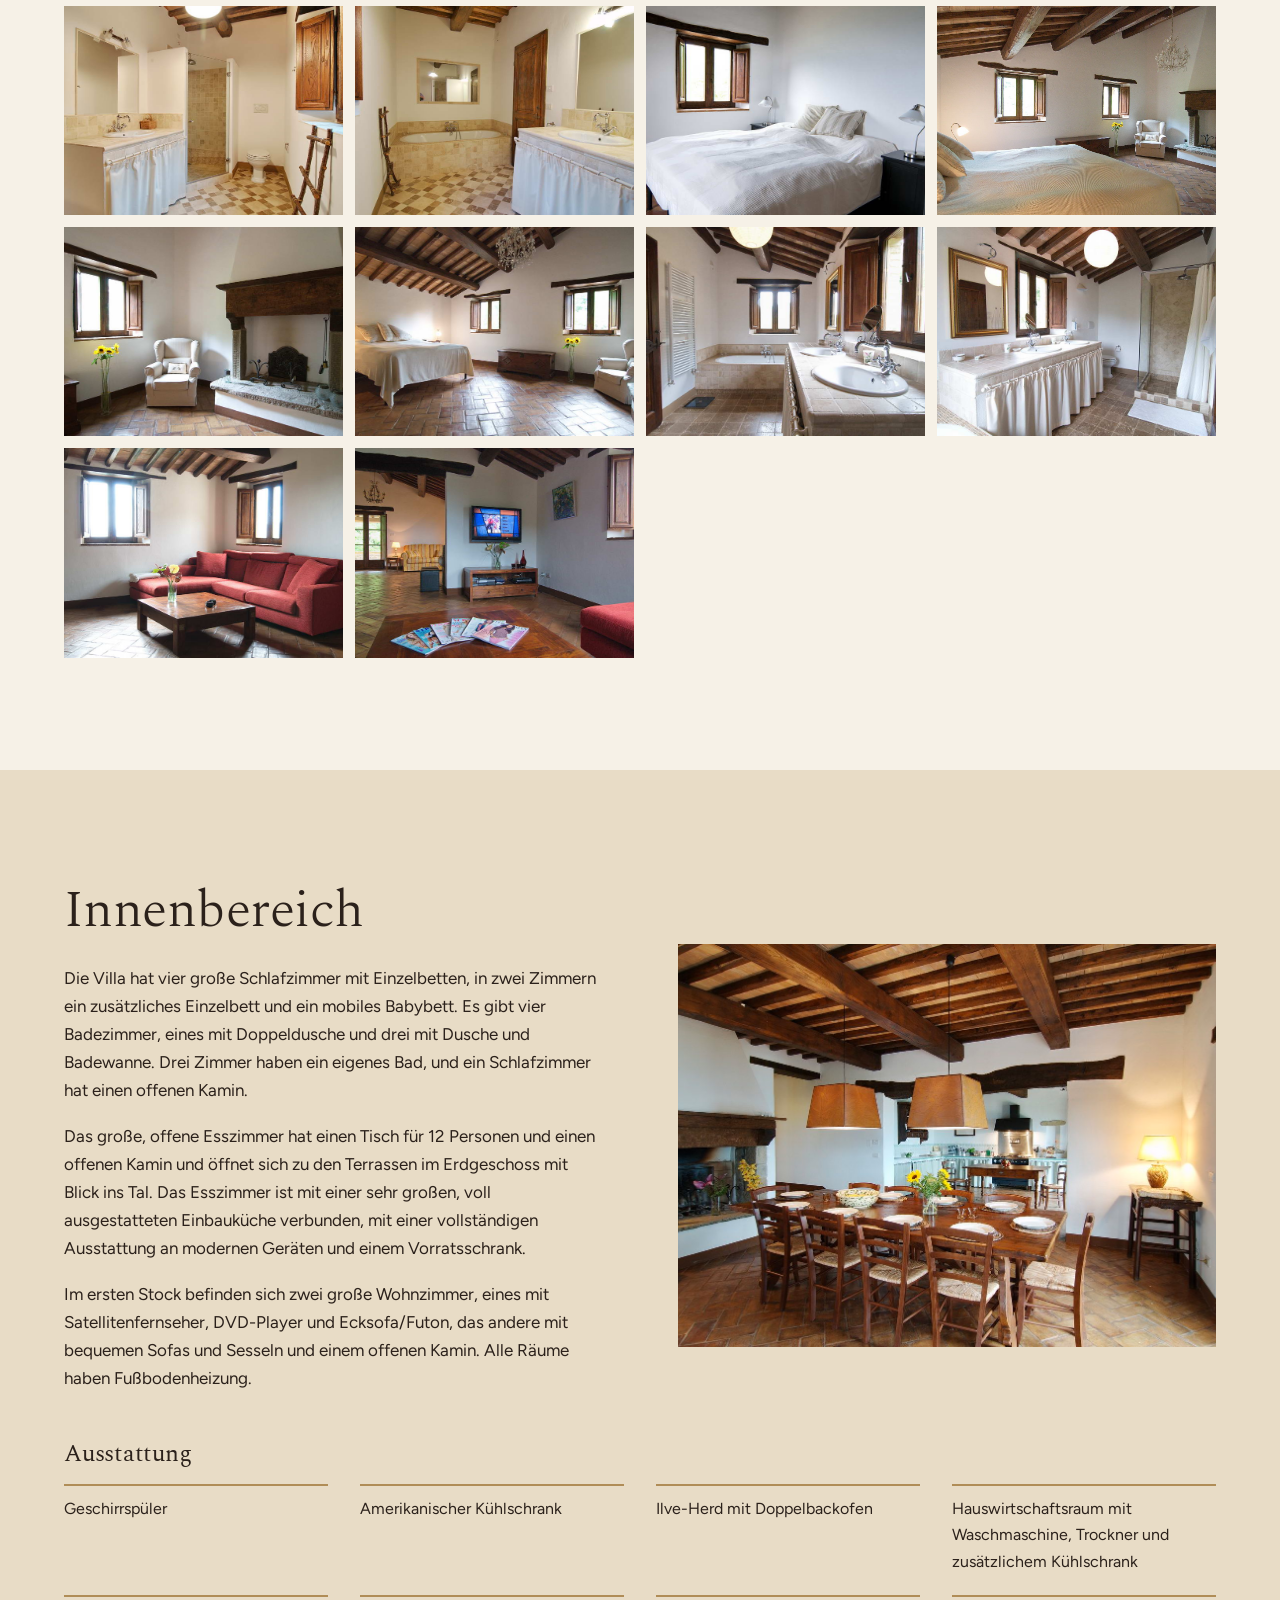
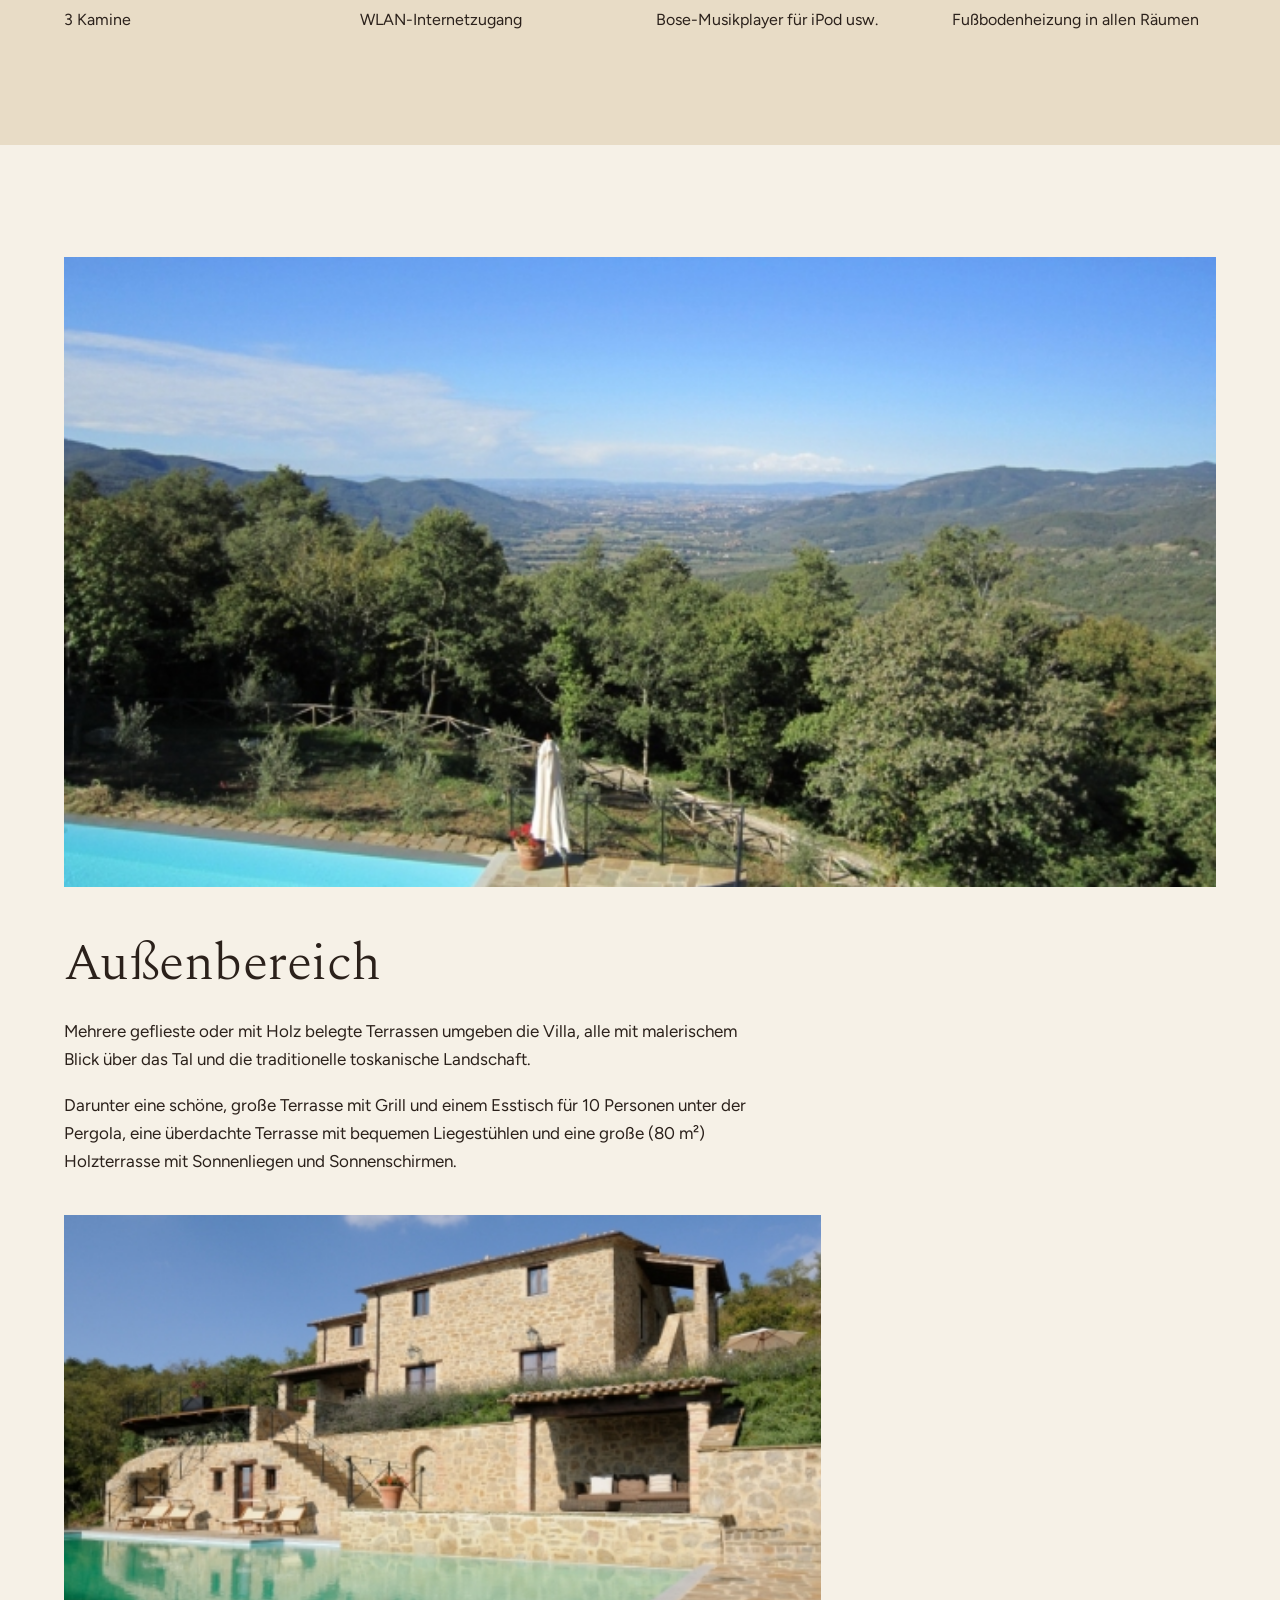
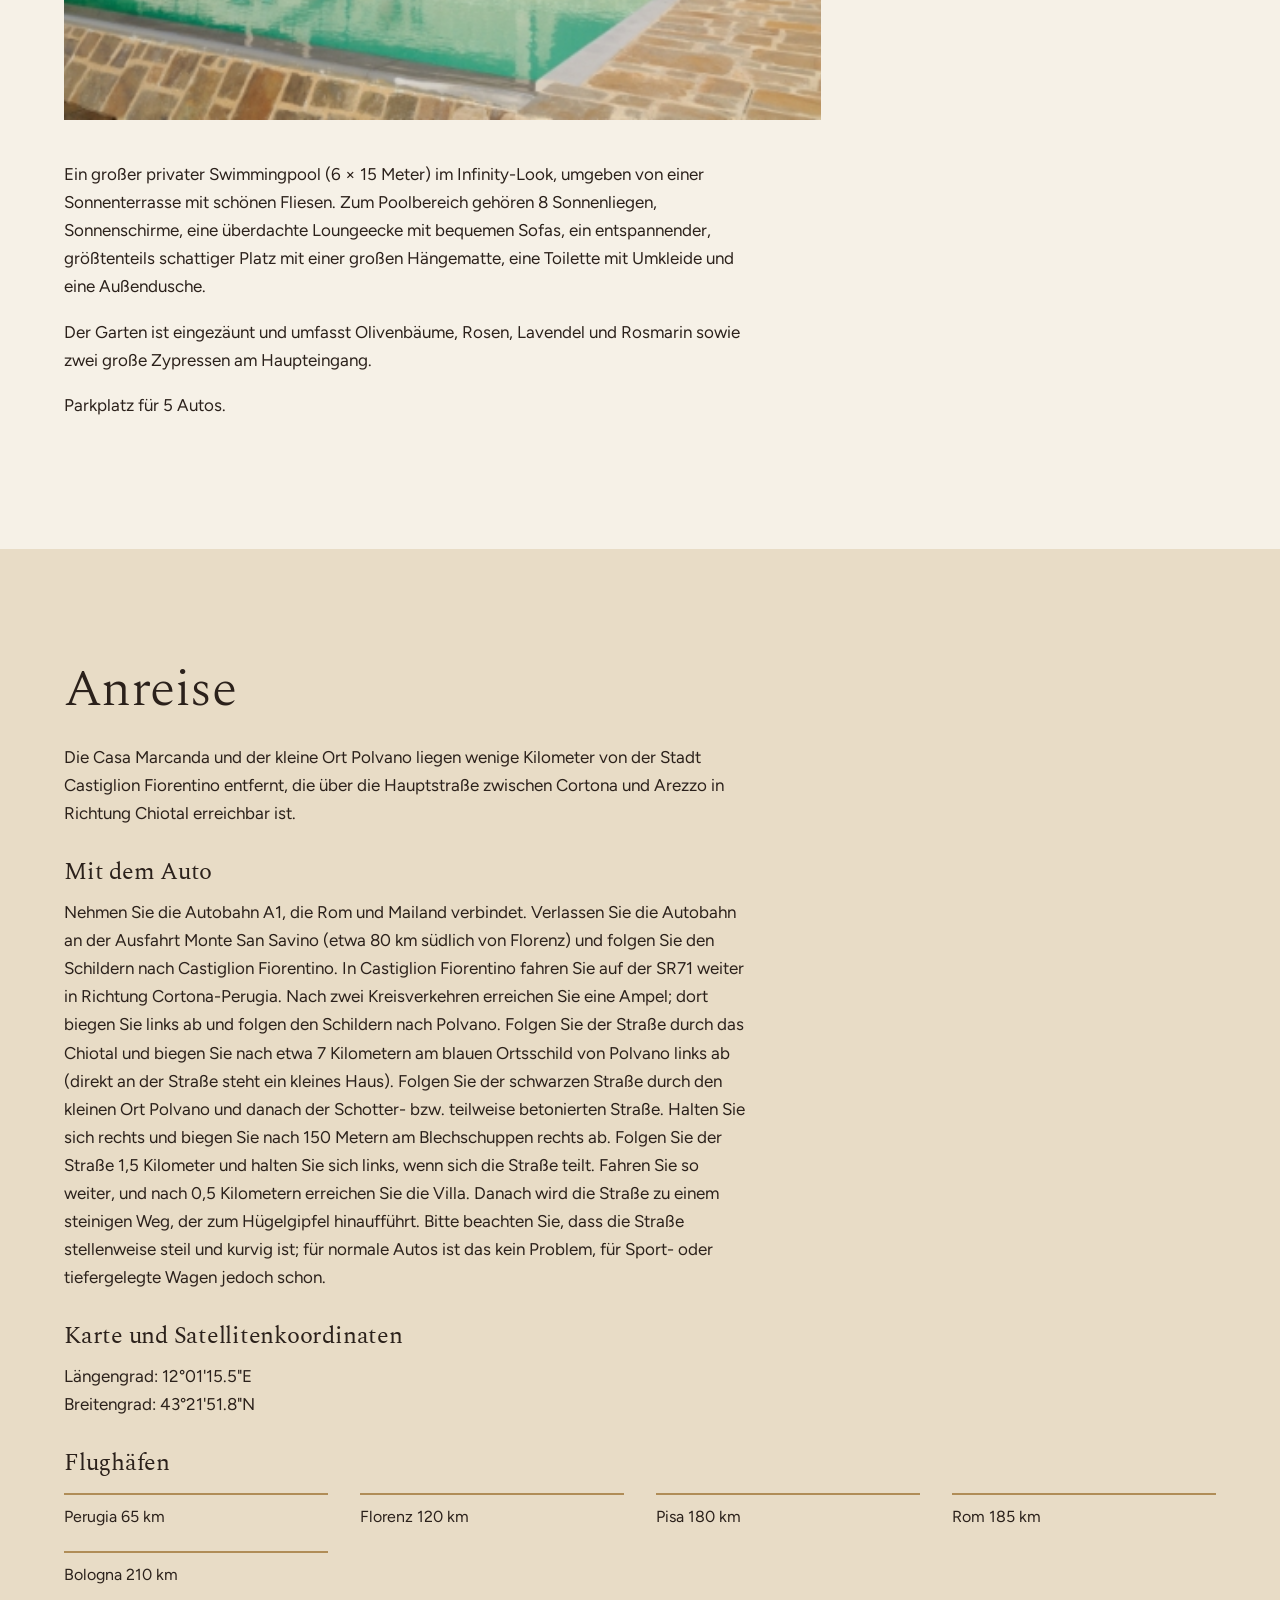
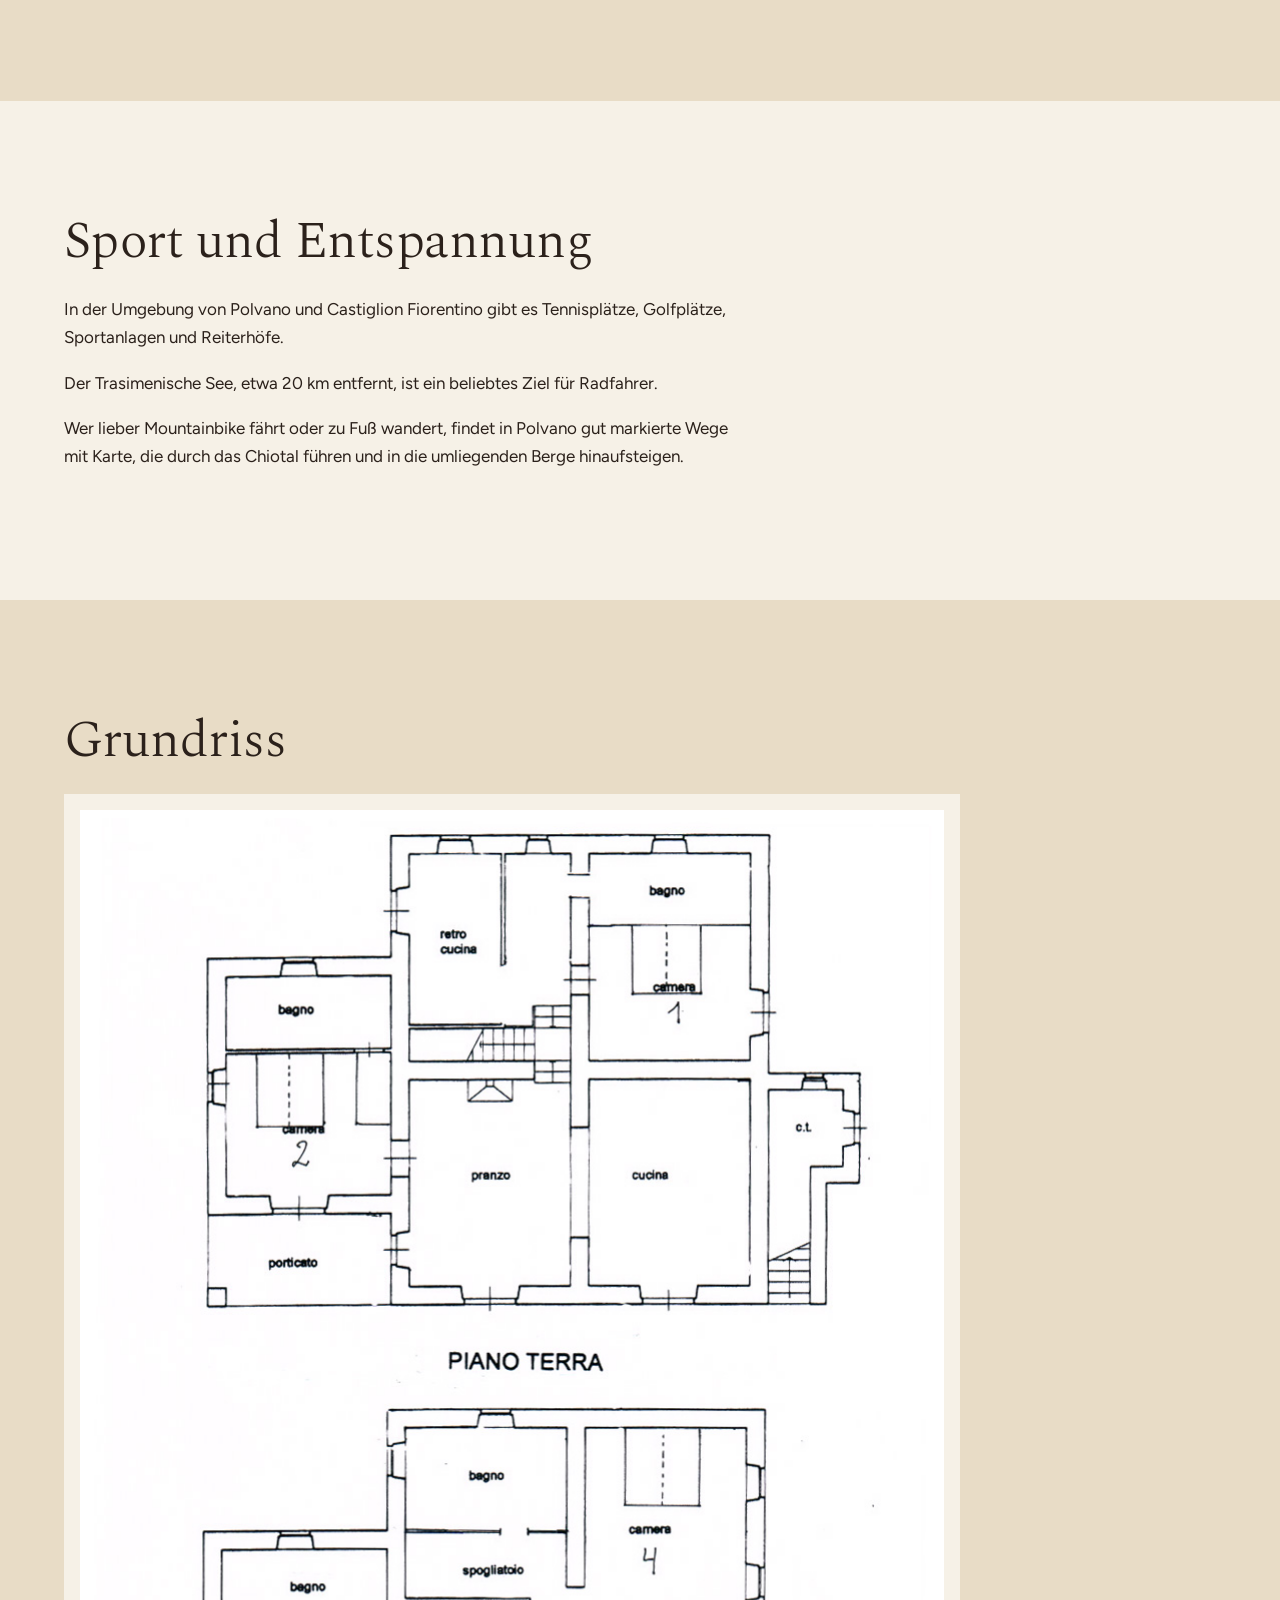
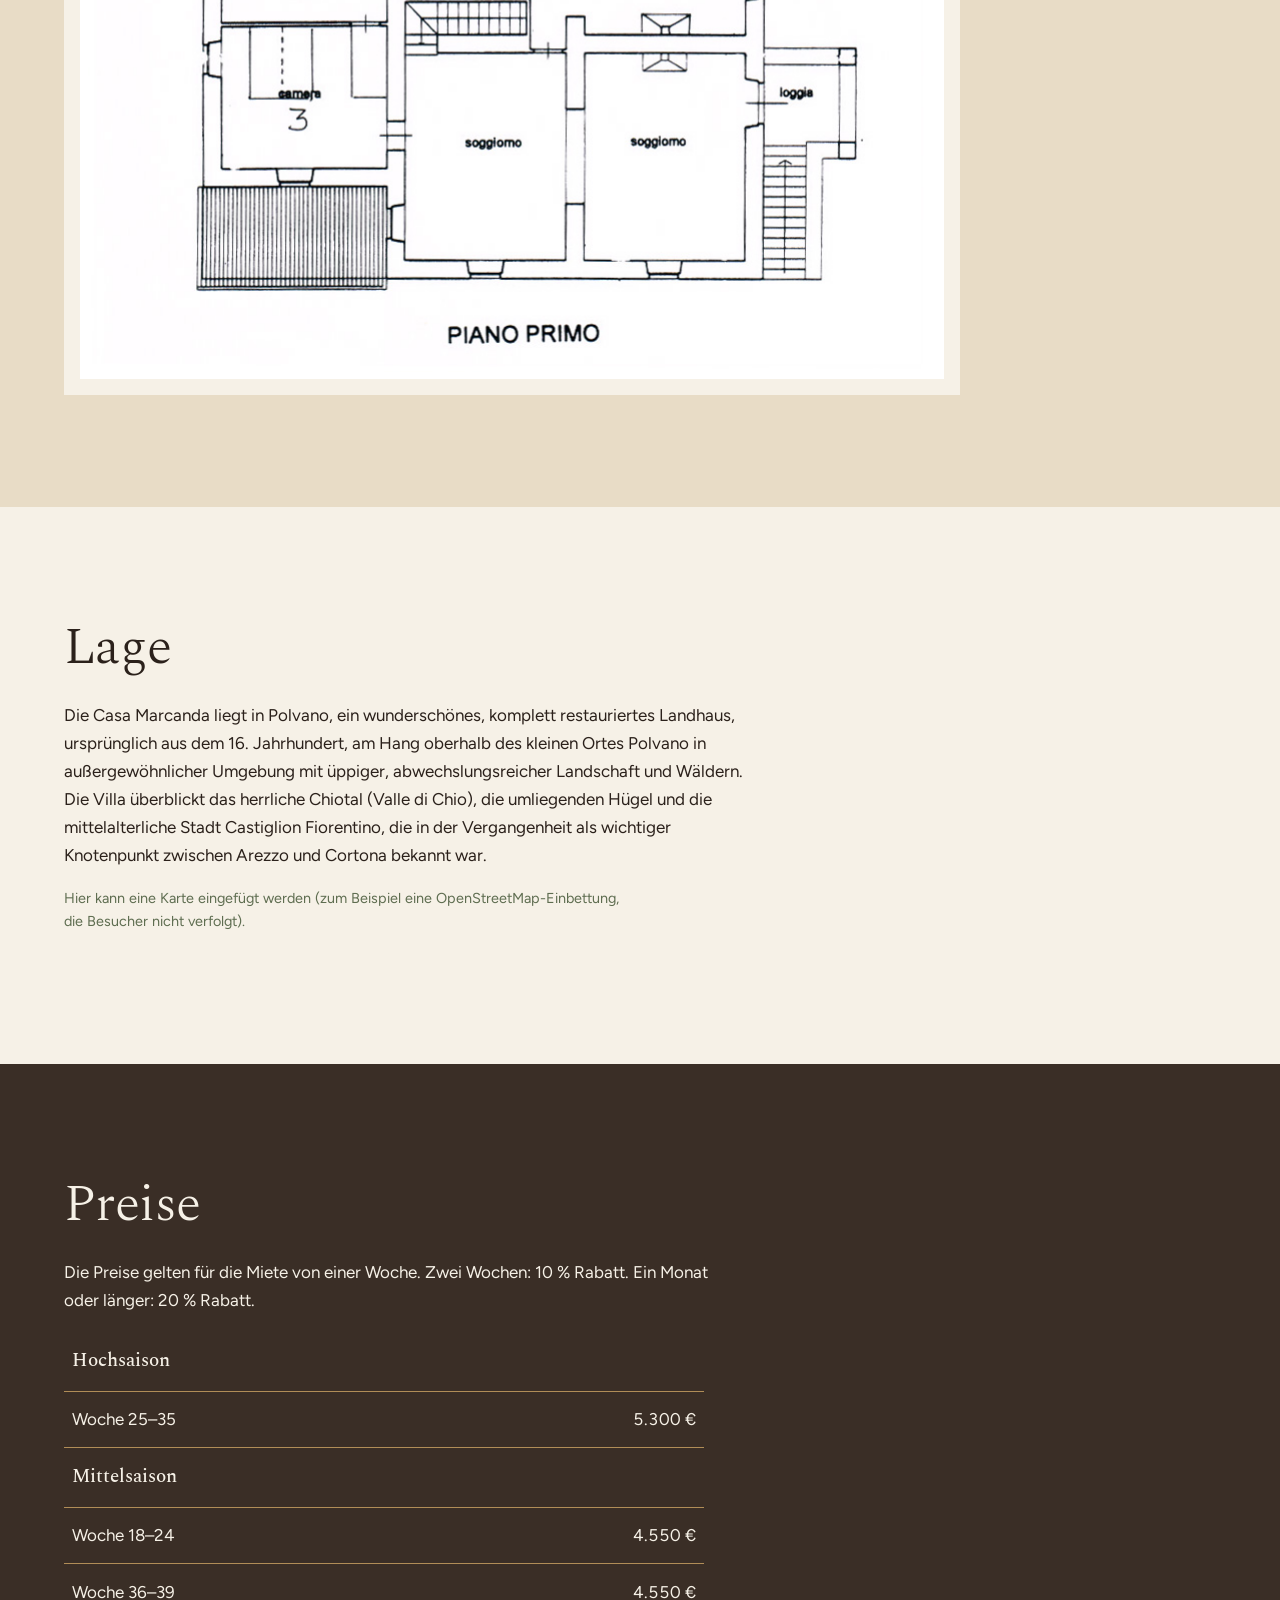
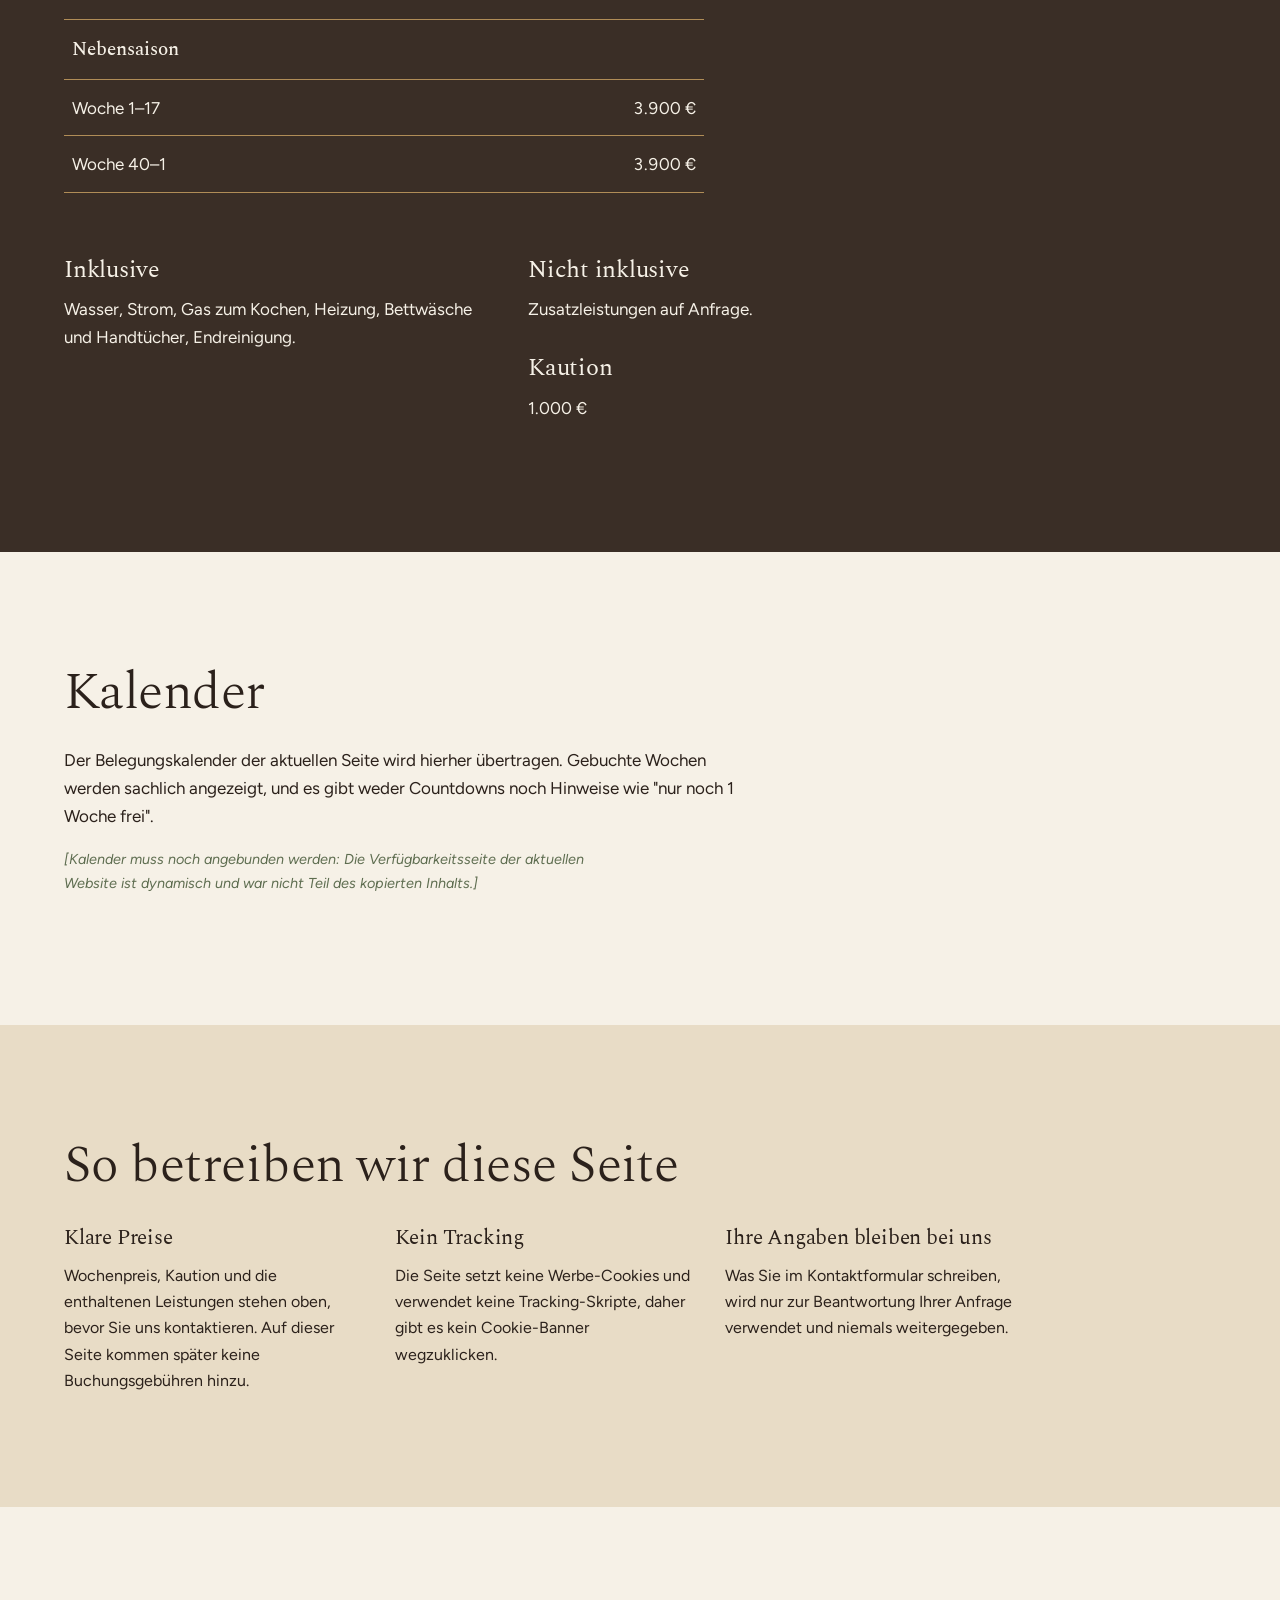
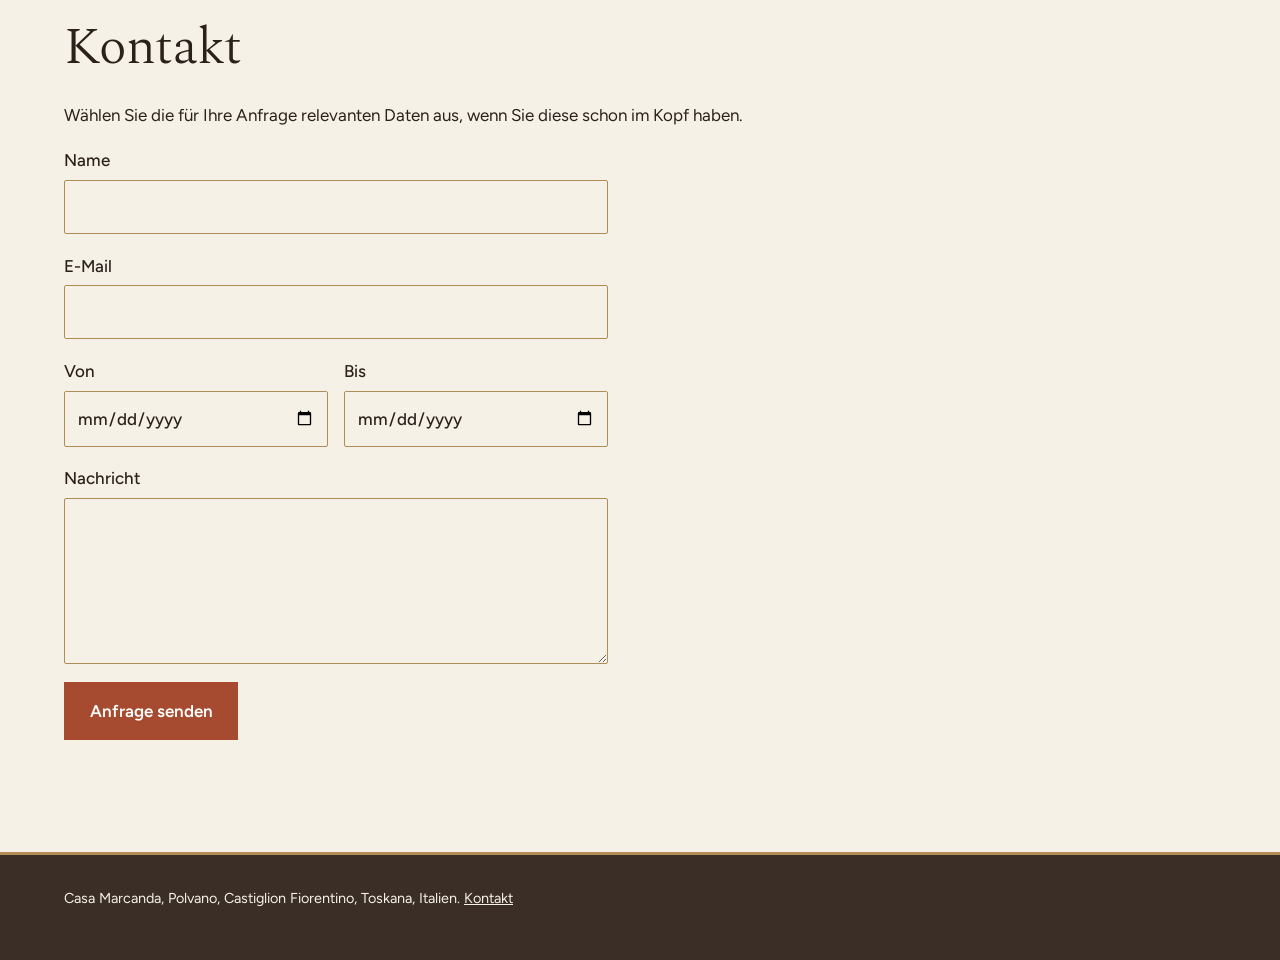
<file: de/index.html>
<!DOCTYPE html>
<html lang="de">
<head>
<meta charset="utf-8">
<meta name="viewport" content="width=device-width, initial-scale=1">
<title>Casa Marcanda – a restored 16th-century villa in Tuscany</title>
<meta name="description" content="Casa Marcanda in Polvano: ein restauriertes Landhaus aus dem 16. Jahrhundert über dem Chiotal, mit privatem Infinity-Pool und Blick auf Castiglion Fiorentino.">
<link rel="alternate" hreflang="en" href="../index.html">
<link rel="alternate" hreflang="da" href="../da/">
<link rel="alternate" hreflang="it" href="../it/">
<link rel="alternate" hreflang="de" href="../de/">
<link rel="preconnect" href="https://fonts.googleapis.com">
<link rel="preconnect" href="https://fonts.gstatic.com" crossorigin>
<link href="https://fonts.googleapis.com/css2?family=Spectral:ital,wght@0,300;0,400;0,500;1,300&family=Figtree:wght@400;500;600&display=swap" rel="stylesheet">
<link rel="stylesheet" href="../assets/style.css">
</head>
<body>
<header>
  <div class="bar">
    <a class="brand" href="#top">Casa Marcanda</a>
    <div class="bar-right">
      <ul class="lang" aria-label="Sprache"><li><a href="../index.html" hreflang="en" lang="en">EN</a></li><li><a href="../da/" hreflang="da" lang="da">DA</a></li><li><a href="../it/" hreflang="it" lang="it">IT</a></li><li><a href="../de/" hreflang="de" lang="de" aria-current="page">DE</a></li></ul>
      <nav aria-label="Hauptmenü"><ul>
<li><a href="#casa">Casa Marcanda</a></li>
<li><a href="#gallery">Galerie</a></li>
<li><a href="#interior">Innenbereich</a></li>
<li><a href="#exterior">Außenbereich</a></li>
<li><a href="#getting-here">Anreise</a></li>
<li><a href="#sport">Sport und Entspannung</a></li>
<li><a href="#floorplan">Grundriss</a></li>
<li><a href="#location">Lage</a></li>
<li><a href="#prices">Preise</a></li>
<li><a href="#calendar">Kalender</a></li>
<li><a href="#contact">Kontakt</a></li>
      </ul></nav>
    </div>
  </div>
</header>

<main id="top">
  <div class="hero">
    <img src="../assets/images/55.jpg" alt="Casa Marcanda, ein restauriertes Landhaus aus Stein an einem Hang in der Toskana">
    <div>
      <h1>Casa Marcanda</h1>
      <p>Sie suchen den perfekten Ort, um Erholung, Ruhe und Familienspaß am Pool zu verbinden, mit atemberaubender Aussicht und allem, was die Toskana zu bieten hat</p>
    </div>
  </div>

  <section>
    <div class="split">
      <div>
        <h2>Willkommen in der Casa Marcanda in Polvano</h2>
        <p class="lead">Ein wunderschönes, komplett restauriertes Landhaus, ursprünglich aus dem 16. Jahrhundert.</p>
        <p>Die Casa Marcanda liegt am Hang oberhalb des kleinen Ortes Polvano in außergewöhnlicher Umgebung mit üppiger, abwechslungsreicher Landschaft und Wäldern. Die Villa überblickt das herrliche Chiotal (Valle di Chio), die umliegenden Hügel und die mittelalterliche Stadt Castiglion Fiorentino, die in der Vergangenheit als wichtiger Knotenpunkt zwischen Arezzo und Cortona bekannt war.</p>
      </div>
      <img src="../assets/images/56.jpg" alt="Blick auf die Casa Marcanda und die umliegenden Hügel" loading="lazy">
    </div>
  </section>

  <section id="casa" class="alt">
    <h2>Casa Marcanda</h2>
    <p>Die Villa wurde erst vor wenigen Jahren mit viel Liebe zum Detail und im Respekt vor den italienischen Traditionen restauriert, wobei so viele der ursprünglichen Merkmale wie möglich erhalten wurden. Wenn Sie das Anwesen auf dem Hügel erreichen, entdecken Sie eine atemberaubende Aussicht und haben den Eindruck, den Himmel zu berühren.</p>
<p>Besonders vom Pool und von der Terrasse aus können Sie die außergewöhnliche Schönheit der toskanischen Landschaft bewundern. Es ist der ideale Ort, um sich zu entspannen, Zeit in unberührter Natur zu verbringen, schöne Wanderungen zu unternehmen und die Region zu erkunden.</p>
<p>Viele interessante Orte wie Arezzo, Cortona, Montepulciano, Pienza und Montalcino sind in kurzer Fahrt erreichbar. Auch Umbrien ist ganz nah: In 20 Minuten erreichen Sie den Trasimenischen See mit seinen hübschen Fischerdörfern.</p>
  </section>

  <section id="gallery">
    <h2>Galerie</h2>
    <p>Tippen Sie auf ein Foto, um es größer zu sehen.</p>
    <div class="gallery" id="grid" data-base="../assets/images/" data-open="Foto öffnen: "></div>
    <dialog id="lb" aria-label="Fotoansicht">
      <figure><img id="lb-img" alt=""><figcaption id="lb-cap"></figcaption></figure>
      <div class="lb-controls">
        <button type="button" id="lb-prev">Zurück</button>
        <button type="button" id="lb-next">Weiter</button>
        <button type="button" id="lb-close">Schließen</button>
      </div>
    </dialog>
  </section>

  <section id="interior" class="alt">
    <div class="split">
      <div>
        <h2>Innenbereich</h2>
        <p>Die Villa hat vier große Schlafzimmer mit Einzelbetten, in zwei Zimmern ein zusätzliches Einzelbett und ein mobiles Babybett. Es gibt vier Badezimmer, eines mit Doppeldusche und drei mit Dusche und Badewanne. Drei Zimmer haben ein eigenes Bad, und ein Schlafzimmer hat einen offenen Kamin.</p>
<p>Das große, offene Esszimmer hat einen Tisch für 12 Personen und einen offenen Kamin und öffnet sich zu den Terrassen im Erdgeschoss mit Blick ins Tal. Das Esszimmer ist mit einer sehr großen, voll ausgestatteten Einbauküche verbunden, mit einer vollständigen Ausstattung an modernen Geräten und einem Vorratsschrank.</p>
<p>Im ersten Stock befinden sich zwei große Wohnzimmer, eines mit Satellitenfernseher, DVD-Player und Ecksofa/Futon, das andere mit bequemen Sofas und Sesseln und einem offenen Kamin. Alle Räume haben Fußbodenheizung.</p>
      </div>
      <img src="../assets/images/24.jpg" alt="Esszimmer mit Tisch für zwölf Personen und offenem Kamin" loading="lazy">
    </div>
    <h3>Ausstattung</h3>
    <ul class="feat">
<li>Geschirrspüler</li>
<li>Amerikanischer Kühlschrank</li>
<li>Ilve-Herd mit Doppelbackofen</li>
<li>Hauswirtschaftsraum mit Waschmaschine, Trockner und zusätzlichem Kühlschrank</li>
<li>3 Kamine</li>
<li>WLAN-Internetzugang</li>
<li>Bose-Musikplayer für iPod usw.</li>
<li>Fußbodenheizung in allen Räumen</li>
    </ul>
  </section>

  <section id="exterior">
    <img src="../assets/images/22.jpg" alt="Terrassen mit Blick über das toskanische Tal" loading="lazy" style="width:100%;max-height:70vh;object-fit:cover;margin-bottom:3rem">
    <h2>Außenbereich</h2>
    <p>Mehrere geflieste oder mit Holz belegte Terrassen umgeben die Villa, alle mit malerischem Blick über das Tal und die traditionelle toskanische Landschaft.</p>
    <p>Darunter eine schöne, große Terrasse mit Grill und einem Esstisch für 10 Personen unter der Pergola, eine überdachte Terrasse mit bequemen Liegestühlen und eine große (80 m²) Holzterrasse mit Sonnenliegen und Sonnenschirmen.</p>
    <div class="pair"><img src="../assets/images/54.jpg" alt="Der private Swimmingpool im Infinity-Look" loading="lazy"></div>
    <p style="margin-top:2.5rem">Ein großer privater Swimmingpool (6 × 15 Meter) im Infinity-Look, umgeben von einer Sonnenterrasse mit schönen Fliesen. Zum Poolbereich gehören 8 Sonnenliegen, Sonnenschirme, eine überdachte Loungeecke mit bequemen Sofas, ein entspannender, größtenteils schattiger Platz mit einer großen Hängematte, eine Toilette mit Umkleide und eine Außendusche.</p>
    <p>Der Garten ist eingezäunt und umfasst Olivenbäume, Rosen, Lavendel und Rosmarin sowie zwei große Zypressen am Haupteingang.</p>
    <p>Parkplatz für 5 Autos.</p>
  </section>

  <section id="getting-here" class="alt">
    <h2>Anreise</h2>
    <p>Die Casa Marcanda und der kleine Ort Polvano liegen wenige Kilometer von der Stadt Castiglion Fiorentino entfernt, die über die Hauptstraße zwischen Cortona und Arezzo in Richtung Chiotal erreichbar ist.</p>
    <h3>Mit dem Auto</h3>
    <p>Nehmen Sie die Autobahn A1, die Rom und Mailand verbindet. Verlassen Sie die Autobahn an der Ausfahrt Monte San Savino (etwa 80 km südlich von Florenz) und folgen Sie den Schildern nach Castiglion Fiorentino. In Castiglion Fiorentino fahren Sie auf der SR71 weiter in Richtung Cortona-Perugia. Nach zwei Kreisverkehren erreichen Sie eine Ampel; dort biegen Sie links ab und folgen den Schildern nach Polvano. Folgen Sie der Straße durch das Chiotal und biegen Sie nach etwa 7 Kilometern am blauen Ortsschild von Polvano links ab (direkt an der Straße steht ein kleines Haus). Folgen Sie der schwarzen Straße durch den kleinen Ort Polvano und danach der Schotter- bzw. teilweise betonierten Straße. Halten Sie sich rechts und biegen Sie nach 150 Metern am Blechschuppen rechts ab. Folgen Sie der Straße 1,5 Kilometer und halten Sie sich links, wenn sich die Straße teilt. Fahren Sie so weiter, und nach 0,5 Kilometern erreichen Sie die Villa. Danach wird die Straße zu einem steinigen Weg, der zum Hügelgipfel hinaufführt. Bitte beachten Sie, dass die Straße stellenweise steil und kurvig ist; für normale Autos ist das kein Problem, für Sport- oder tiefergelegte Wagen jedoch schon.</p>
    <h3>Karte und Satellitenkoordinaten</h3>
    <p>Längengrad: 12°01'15.5"E<br>Breitengrad: 43°21'51.8"N</p>
    <h3>Flughäfen</h3>
    <ul class="feat">
<li>Perugia 65 km</li>
<li>Florenz 120 km</li>
<li>Pisa 180 km</li>
<li>Rom 185 km</li>
<li>Bologna 210 km</li>
    </ul>
  </section>

  <section id="sport">
    <h2>Sport und Entspannung</h2>
    <p>In der Umgebung von Polvano und Castiglion Fiorentino gibt es Tennisplätze, Golfplätze, Sportanlagen und Reiterhöfe.</p>
<p>Der Trasimenische See, etwa 20 km entfernt, ist ein beliebtes Ziel für Radfahrer.</p>
<p>Wer lieber Mountainbike fährt oder zu Fuß wandert, findet in Polvano gut markierte Wege mit Karte, die durch das Chiotal führen und in die umliegenden Berge hinaufsteigen.</p>
  </section>

  <section id="floorplan" class="alt">
    <h2>Grundriss</h2>
    <div class="plan"><img src="../assets/images/64.jpg" alt="Grundriss der Casa Marcanda" loading="lazy"></div>
  </section>

  <section id="location">
    <h2>Lage</h2>
    <p>Die Casa Marcanda liegt in Polvano, ein wunderschönes, komplett restauriertes Landhaus, ursprünglich aus dem 16. Jahrhundert, am Hang oberhalb des kleinen Ortes Polvano in außergewöhnlicher Umgebung mit üppiger, abwechslungsreicher Landschaft und Wäldern. Die Villa überblickt das herrliche Chiotal (Valle di Chio), die umliegenden Hügel und die mittelalterliche Stadt Castiglion Fiorentino, die in der Vergangenheit als wichtiger Knotenpunkt zwischen Arezzo und Cortona bekannt war.</p>
    <p class="note">Hier kann eine Karte eingefügt werden (zum Beispiel eine OpenStreetMap-Einbettung, die Besucher nicht verfolgt).</p>
  </section>

  <section id="prices" class="dark">
    <h2>Preise</h2>
    <p>Die Preise gelten für die Miete von einer Woche. Zwei Wochen: 10 % Rabatt. Ein Monat oder länger: 20 % Rabatt.</p>
    <table><tbody>
<tr><th colspan="2" scope="colgroup">Hochsaison</th></tr>
<tr><td>Woche 25–35</td><td>5.300 €</td></tr>
<tr><th colspan="2" scope="colgroup">Mittelsaison</th></tr>
<tr><td>Woche 18–24</td><td>4.550 €</td></tr>
<tr><td>Woche 36–39</td><td>4.550 €</td></tr>
<tr><th colspan="2" scope="colgroup">Nebensaison</th></tr>
<tr><td>Woche 1–17</td><td>3.900 €</td></tr>
<tr><td>Woche 40–1</td><td>3.900 €</td></tr>
    </tbody></table>
    <div class="terms">
      <div><h3>Inklusive</h3><p>Wasser, Strom, Gas zum Kochen, Heizung, Bettwäsche und Handtücher, Endreinigung.</p></div>
      <div>
        <h3>Nicht inklusive</h3><p>Zusatzleistungen auf Anfrage.</p>
        <h3>Kaution</h3><p>1.000 €</p>
      </div>
    </div>
  </section>

  <section id="calendar">
    <h2>Kalender</h2>
    <p>Der Belegungskalender der aktuellen Seite wird hierher übertragen. Gebuchte Wochen werden sachlich angezeigt, und es gibt weder Countdowns noch Hinweise wie &quot;nur noch 1 Woche frei&quot;.</p>
    <p class="note"><em>[Kalender muss noch angebunden werden: Die Verfügbarkeitsseite der aktuellen Website ist dynamisch und war nicht Teil des kopierten Inhalts.]</em></p>
  </section>

  <section id="promise" class="alt">
    <h2>So betreiben wir diese Seite</h2>
    <div class="promise">
<div><h3>Klare Preise</h3><p>Wochenpreis, Kaution und die enthaltenen Leistungen stehen oben, bevor Sie uns kontaktieren. Auf dieser Seite kommen später keine Buchungsgebühren hinzu.</p></div>
<div><h3>Kein Tracking</h3><p>Die Seite setzt keine Werbe-Cookies und verwendet keine Tracking-Skripte, daher gibt es kein Cookie-Banner wegzuklicken.</p></div>
<div><h3>Ihre Angaben bleiben bei uns</h3><p>Was Sie im Kontaktformular schreiben, wird nur zur Beantwortung Ihrer Anfrage verwendet und niemals weitergegeben.</p></div>
    </div>
  </section>

  <section id="contact">
    <h2>Kontakt</h2>
    <p>Wählen Sie die für Ihre Anfrage relevanten Daten aus, wenn Sie diese schon im Kopf haben.</p>
    <form action="mailto:udlejning@sheick.dk" method="post" enctype="text/plain">
      <label>Name <input name="name" autocomplete="name" required></label>
      <label>E-Mail <input type="email" name="email" autocomplete="email" required></label>
      <div class="dates">
        <label>Von <input type="date" name="from"></label>
        <label>Bis <input type="date" name="to"></label>
      </div>
      <label>Nachricht <textarea name="comments" rows="5"></textarea></label>
      <button class="send" type="submit">Anfrage senden</button>
    </form>
  </section>
</main>

<footer><p>Casa Marcanda, Polvano, Castiglion Fiorentino, Toskana, Italien. <a href="#contact">Kontakt</a></p></footer>

<script>window.CAPTIONS = ["Vorderansicht", "Vorderansicht und Pool", "Blick von der Rückseite des Hauses", "Blick auf das Tal", "Blick auf den Hang", "Blick von den Terrassen über das Chiotal und die mittelalterliche Stadt Castiglion Fiorentino", "Der große Swimmingpool, 6 × 15 Meter, im Infinity-Look", "Zum Poolbereich gehören 8 Sonnenliegen, Sonnenschirme und bequeme Sofas", "Pool", "Pool", "Pool", "Pool", "Pool", "Pool", "Der Pool am Abend", "Der beleuchtete Pool von der Terrasse aus gesehen", "Poollounge", "Poollounge", "Poollounge", "Eine der vielen Terrassen mit direktem Zugang von der Villa", "Esstisch im Freien und Terrasse mit wunderschönem Blick über das Chiotal und die toskanische Landschaft", "Esstisch unter der Pergola", "Esstisch und Aussicht", "Holzterrasse und Blick ins Tal", "Pergola und Esstisch", "Pizza- und Grillplatz", "Originaler italienischer Pizzaofen", "Morgenterrasse", "Die große Einbauküche ist mit modernen Geräten und Vorratsschrank voll ausgestattet und hat direkten Zugang zu den Außenterrassen", "Die große Küche ist mit dem Esszimmer verbunden, mit offenem Kamin und einem Esstisch mit 10–12 Plätzen", "Originaler toskanischer Esstisch mit 10–12 Plätzen und offenem Kamin", "Das große Esszimmer hat direkten Zugang zu den Außenterrassen und einen schönen Blick ins Tal", "Das Esszimmer ist mit einer großen, voll ausgestatteten Einbauküche verbunden", "Das Wohnzimmer hat einen schönen Kamin und Zugang zur Außentreppe", "Das Wohnzimmer ist mit dem TV-Raum verbunden", "Das Wohnzimmer hat große, bequeme Sofas und Sessel", "Wohnzimmer mit einem schönen Kamin", "Zugang zur Außentreppe, ein Platz, um den Sonnenaufgang zu genießen", "Das Schlafzimmer (3 Betten) im Erdgeschoss hat direkten Zugang zu den Außenterrassen", "Blick aus dem Schlafzimmer mit direktem Zugang zu den Terrassen im Erdgeschoss", "Eigenes Bad zu den Schlafzimmern mit 3 Betten, mit Dusche und Badewanne", "Eigenes Bad zu den Schlafzimmern mit 3 Betten, mit Dusche und Badewanne", "Das Schlafzimmer (3 Betten) im ersten Stock mit schönem Blick ins Tal", "Das Hauptschlafzimmer hat einen offenen Kamin", "Der schöne Kamin im Hauptschlafzimmer", "Das sehr große und schöne Hauptschlafzimmer", "Das Hauptschlafzimmer hat ein separates Bad mit 2 Waschbecken, Dusche und Badewanne", "Das Hauptbad mit 2 Waschbecken, Dusche und Badewanne", "TV-Raum mit großem, bequemem Sofa", "Der TV-Raum hat Satellitenfernsehen und DVD-Player und ist mit dem großen Wohnzimmer verbunden"];</script>
<script src="../assets/gallery.js"></script>
</body>
</html>
</file>
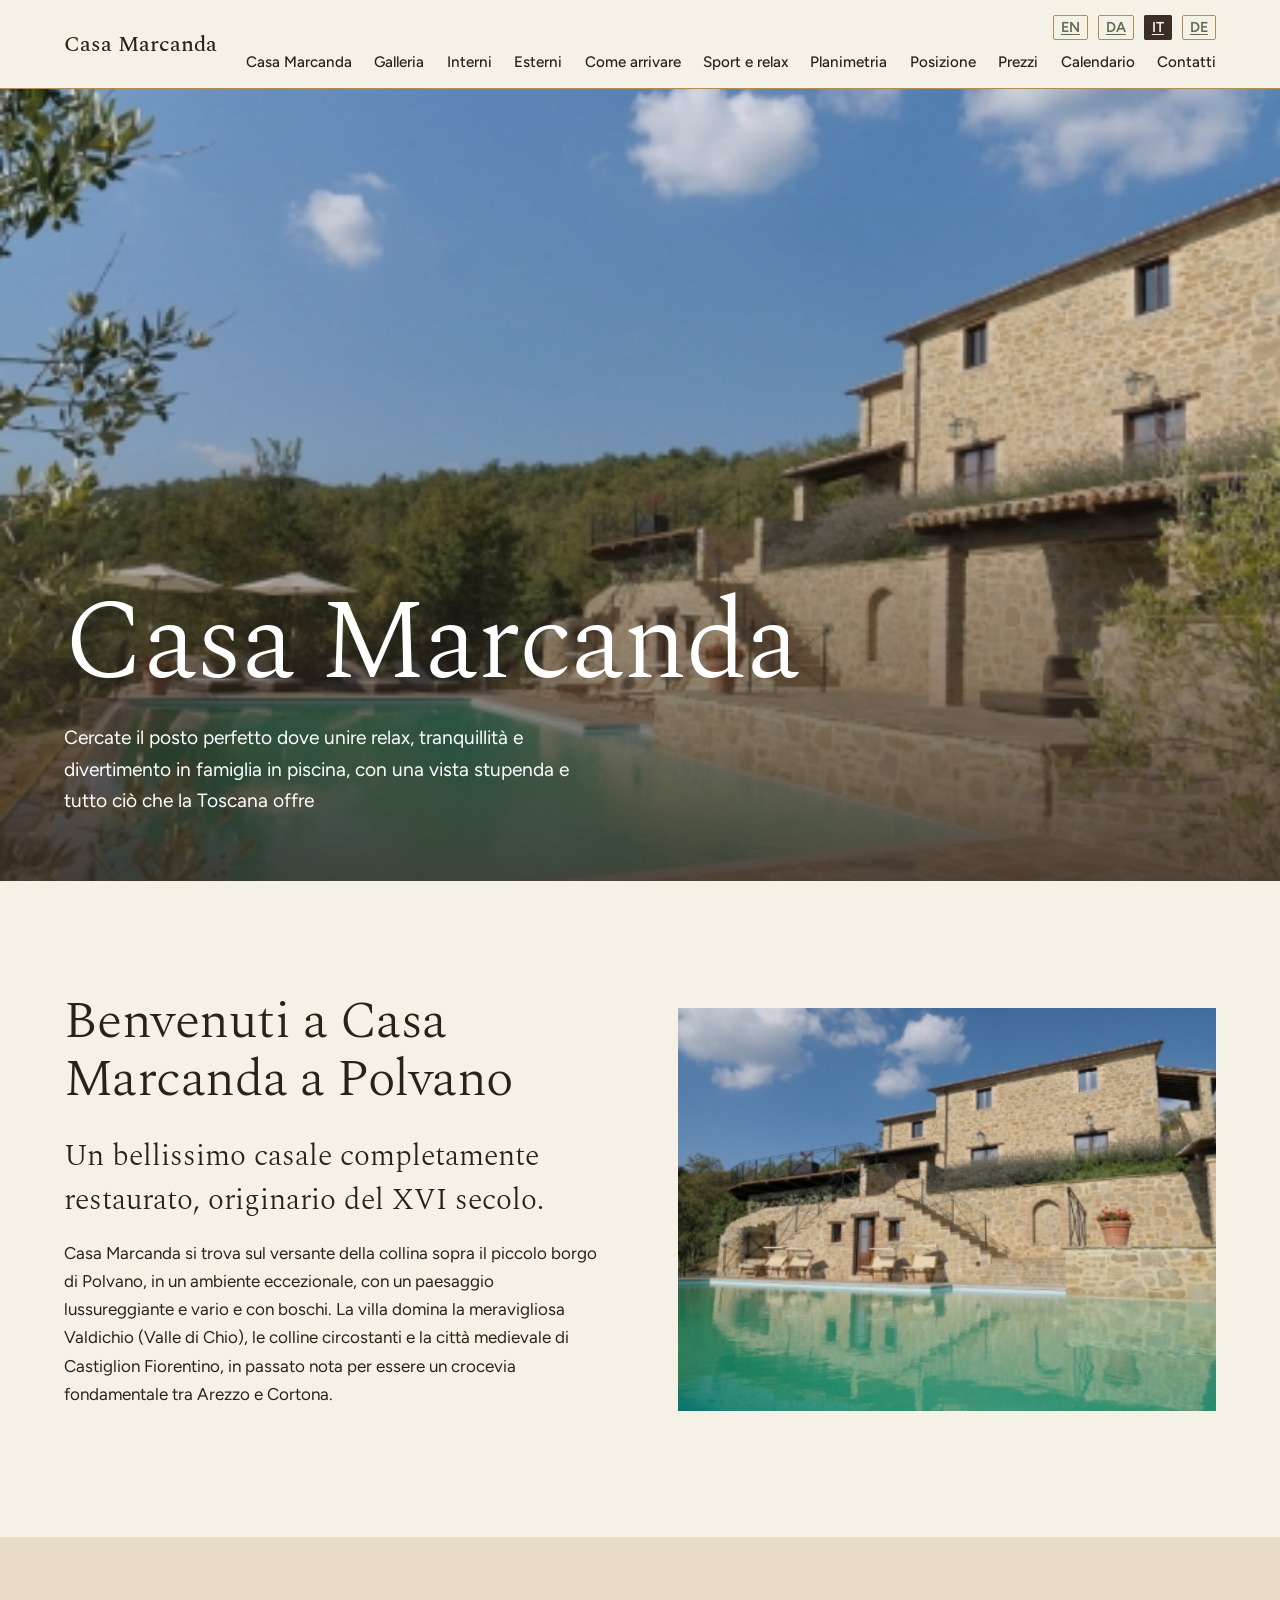
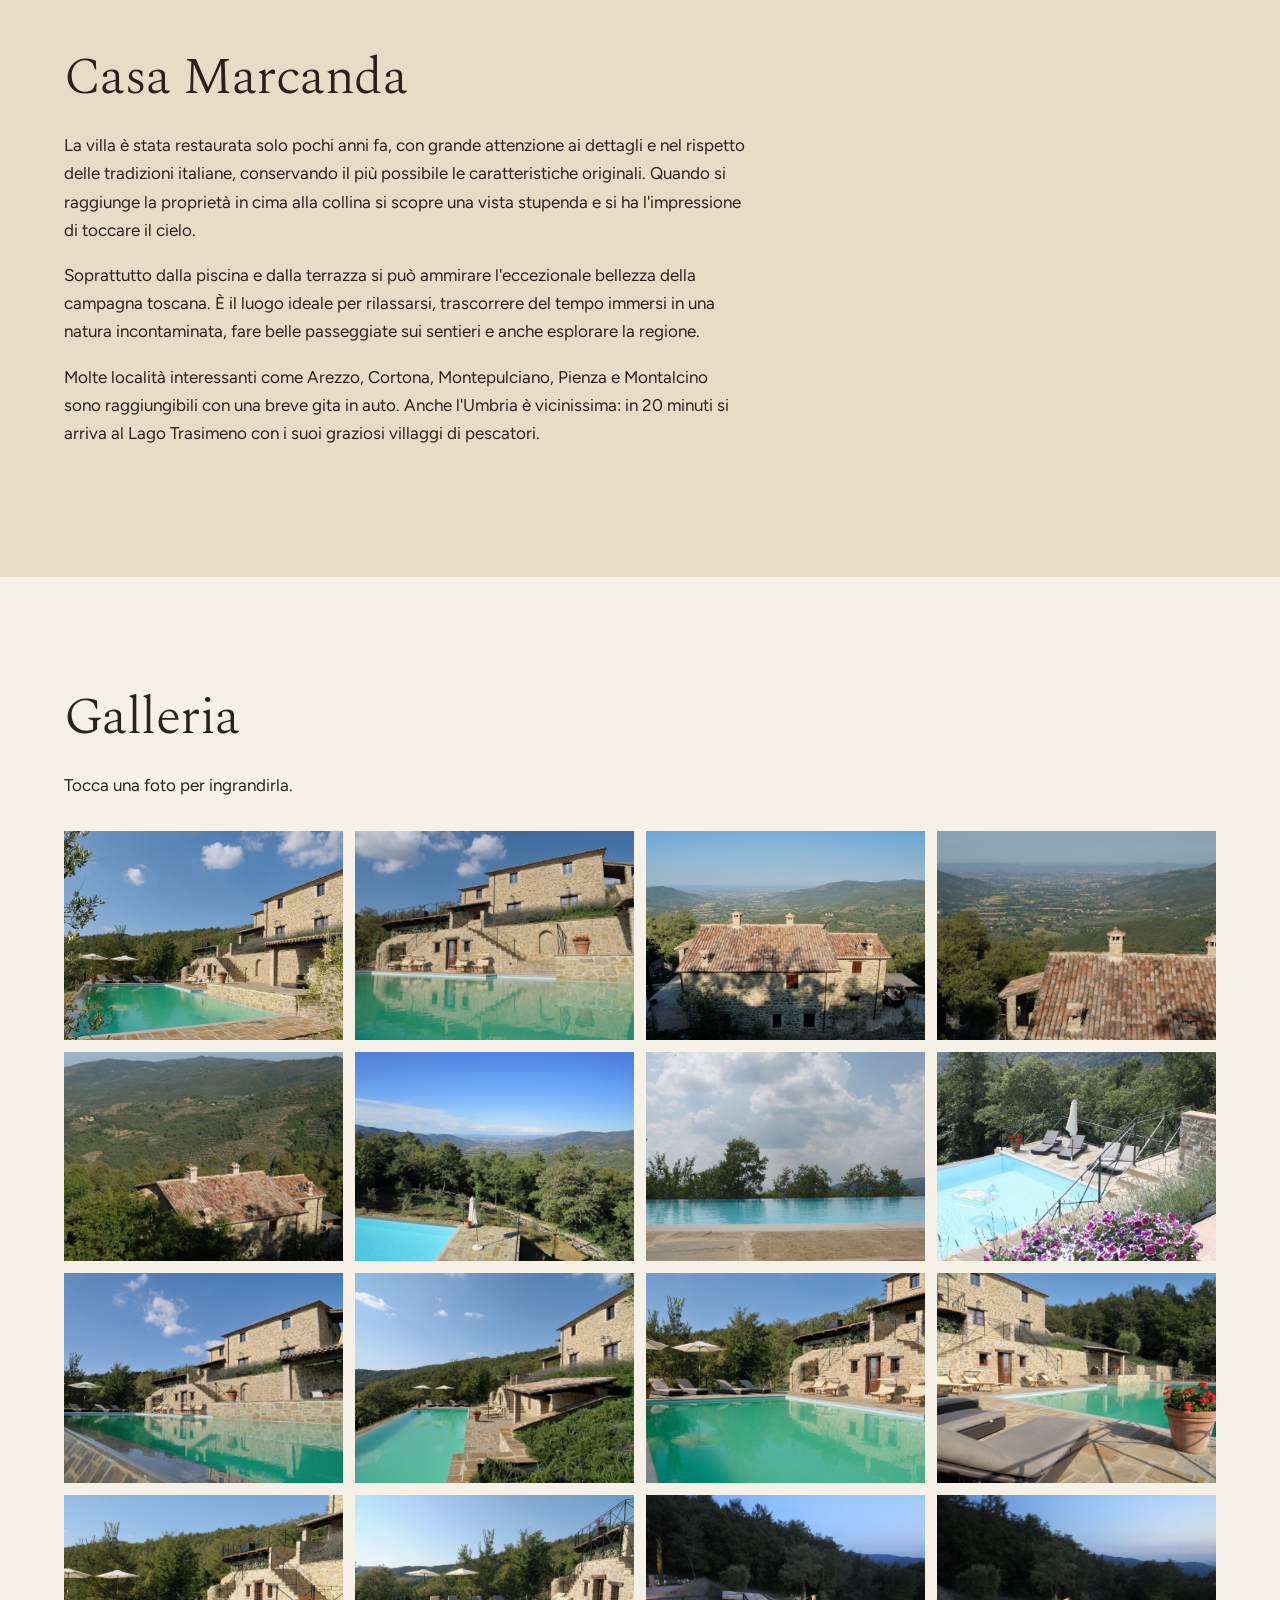
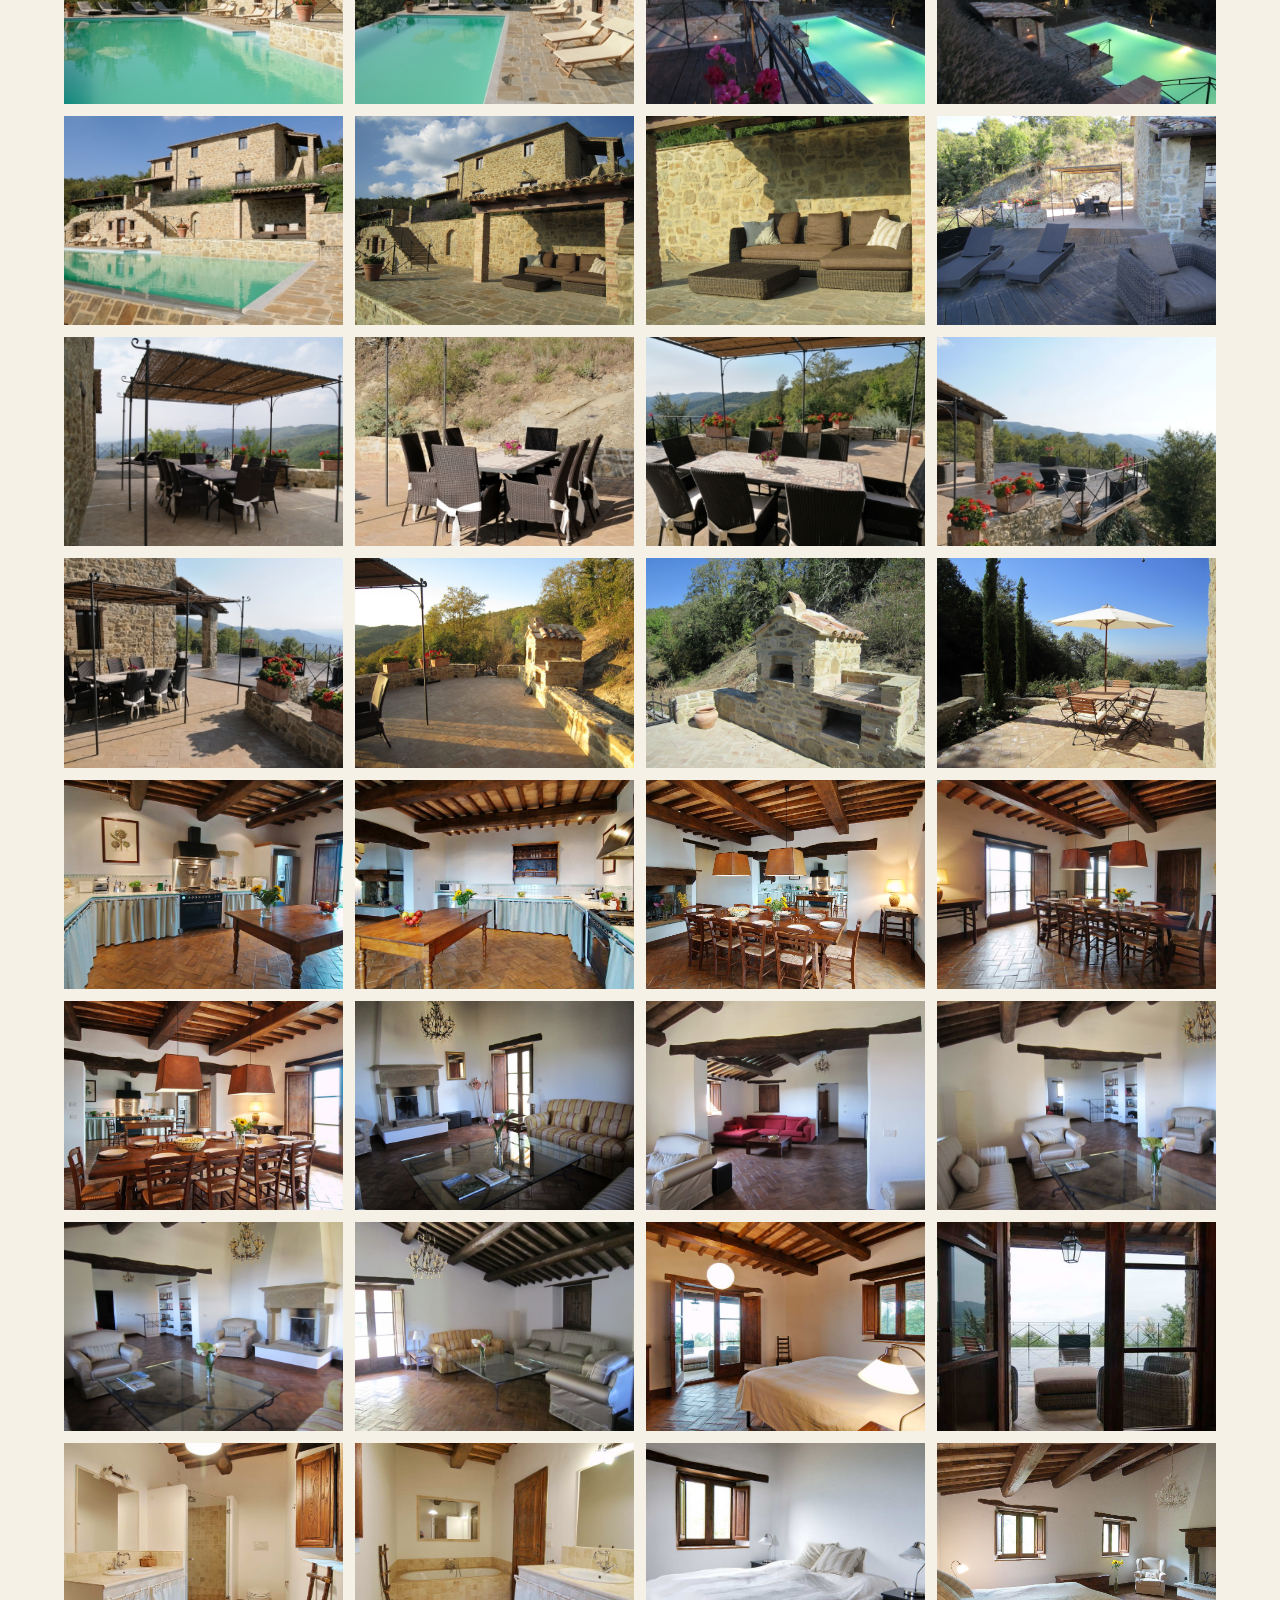
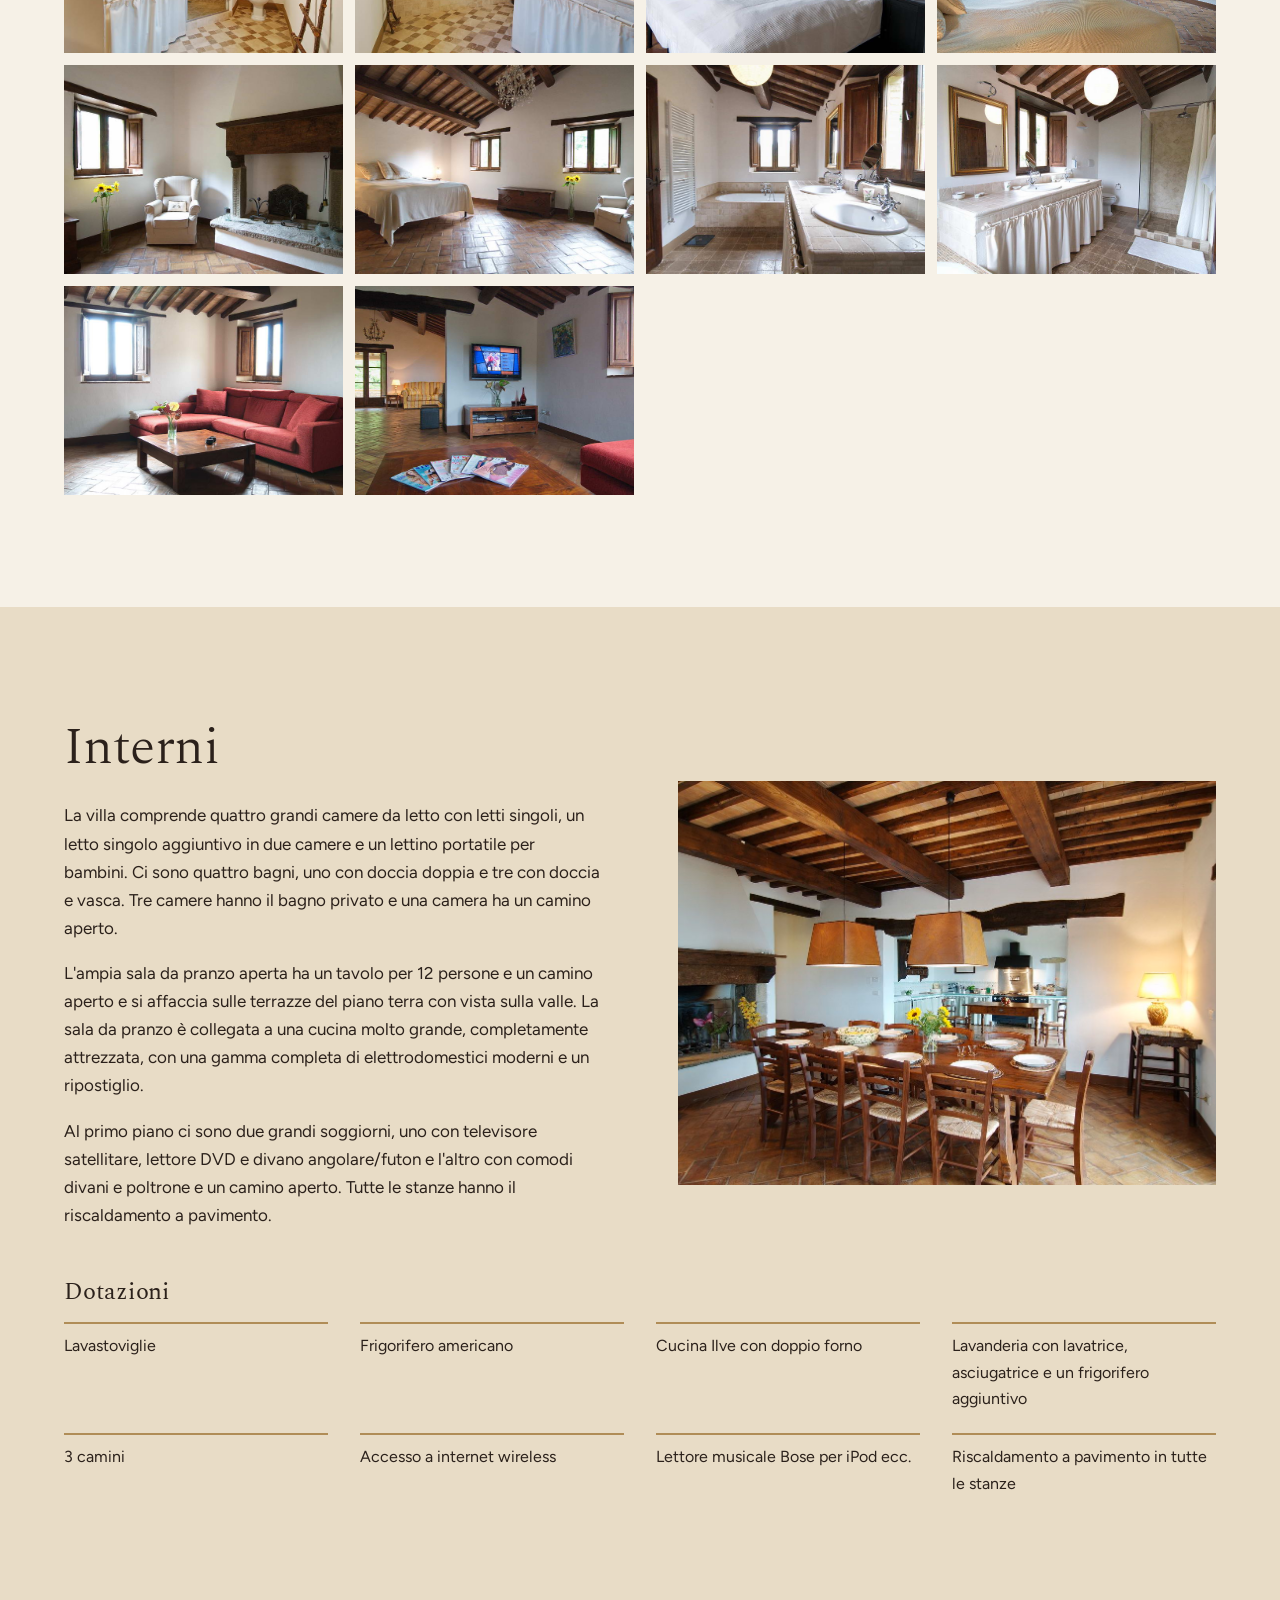
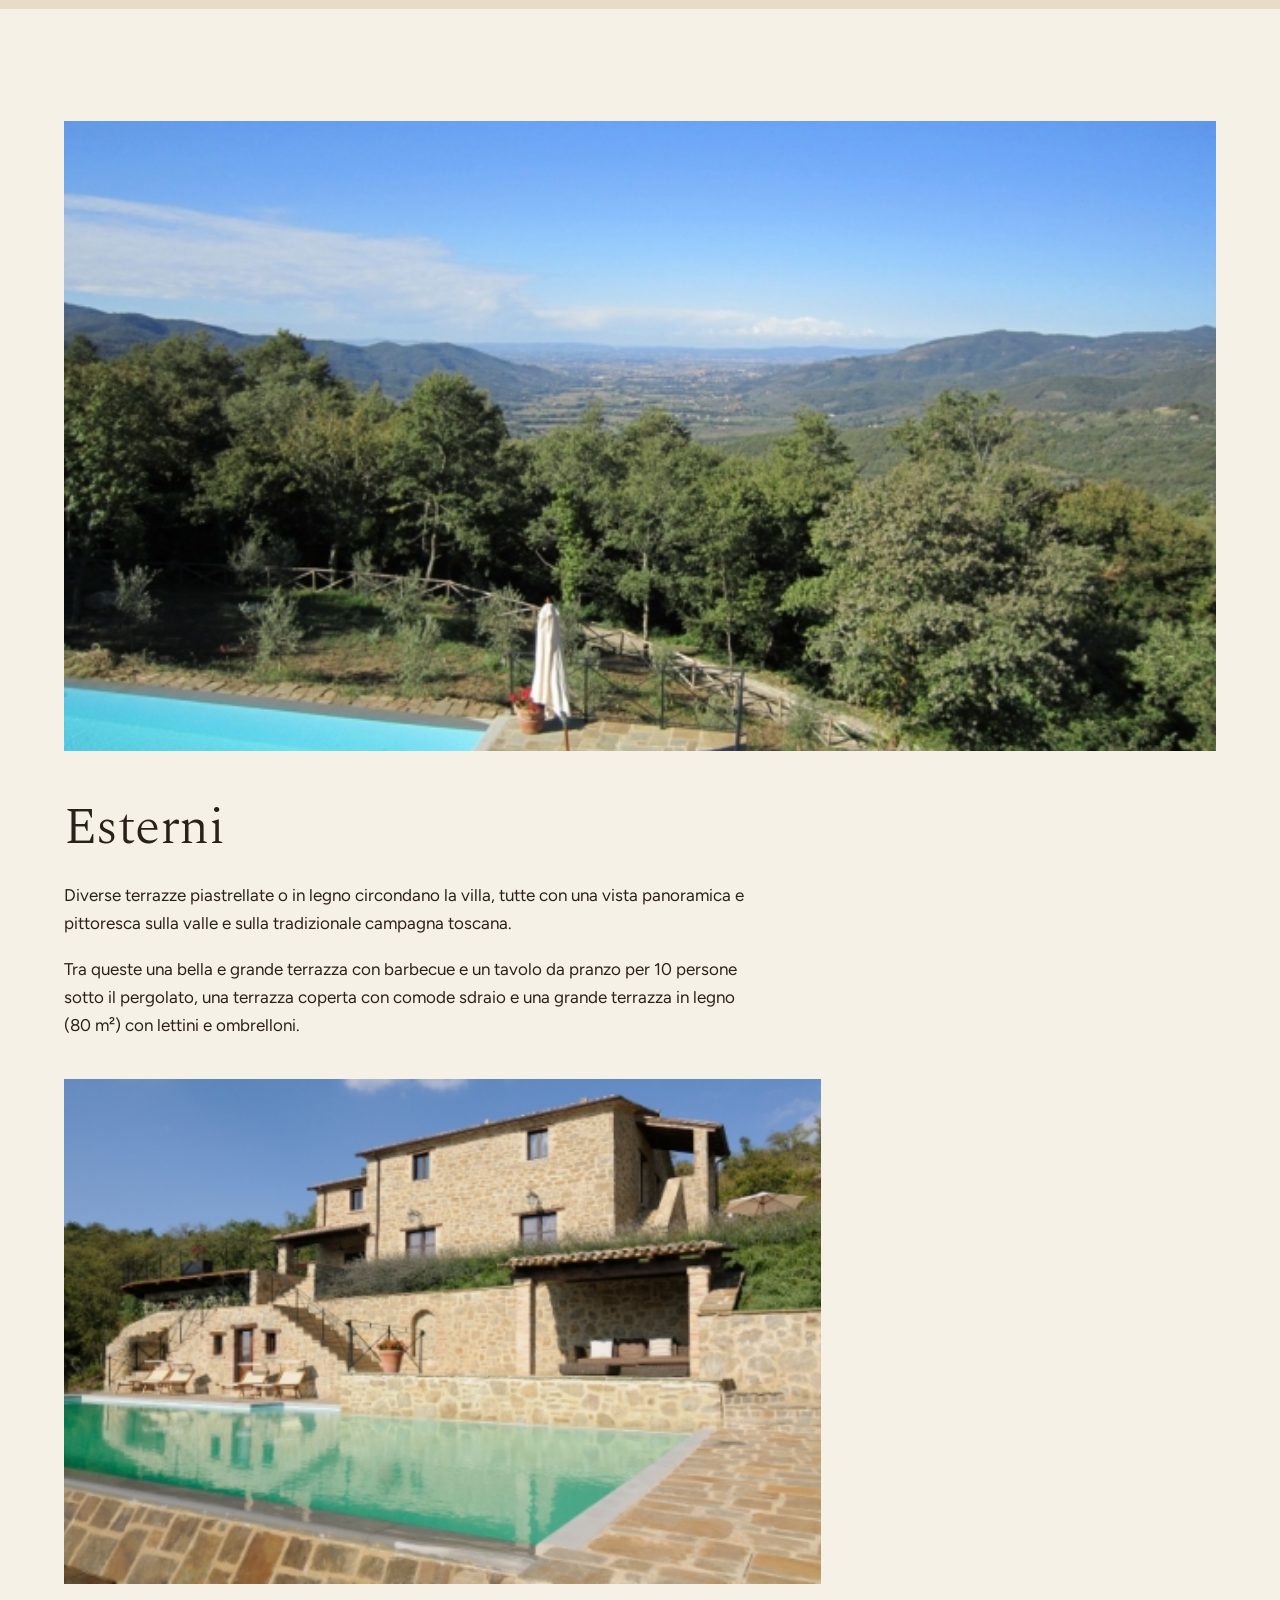
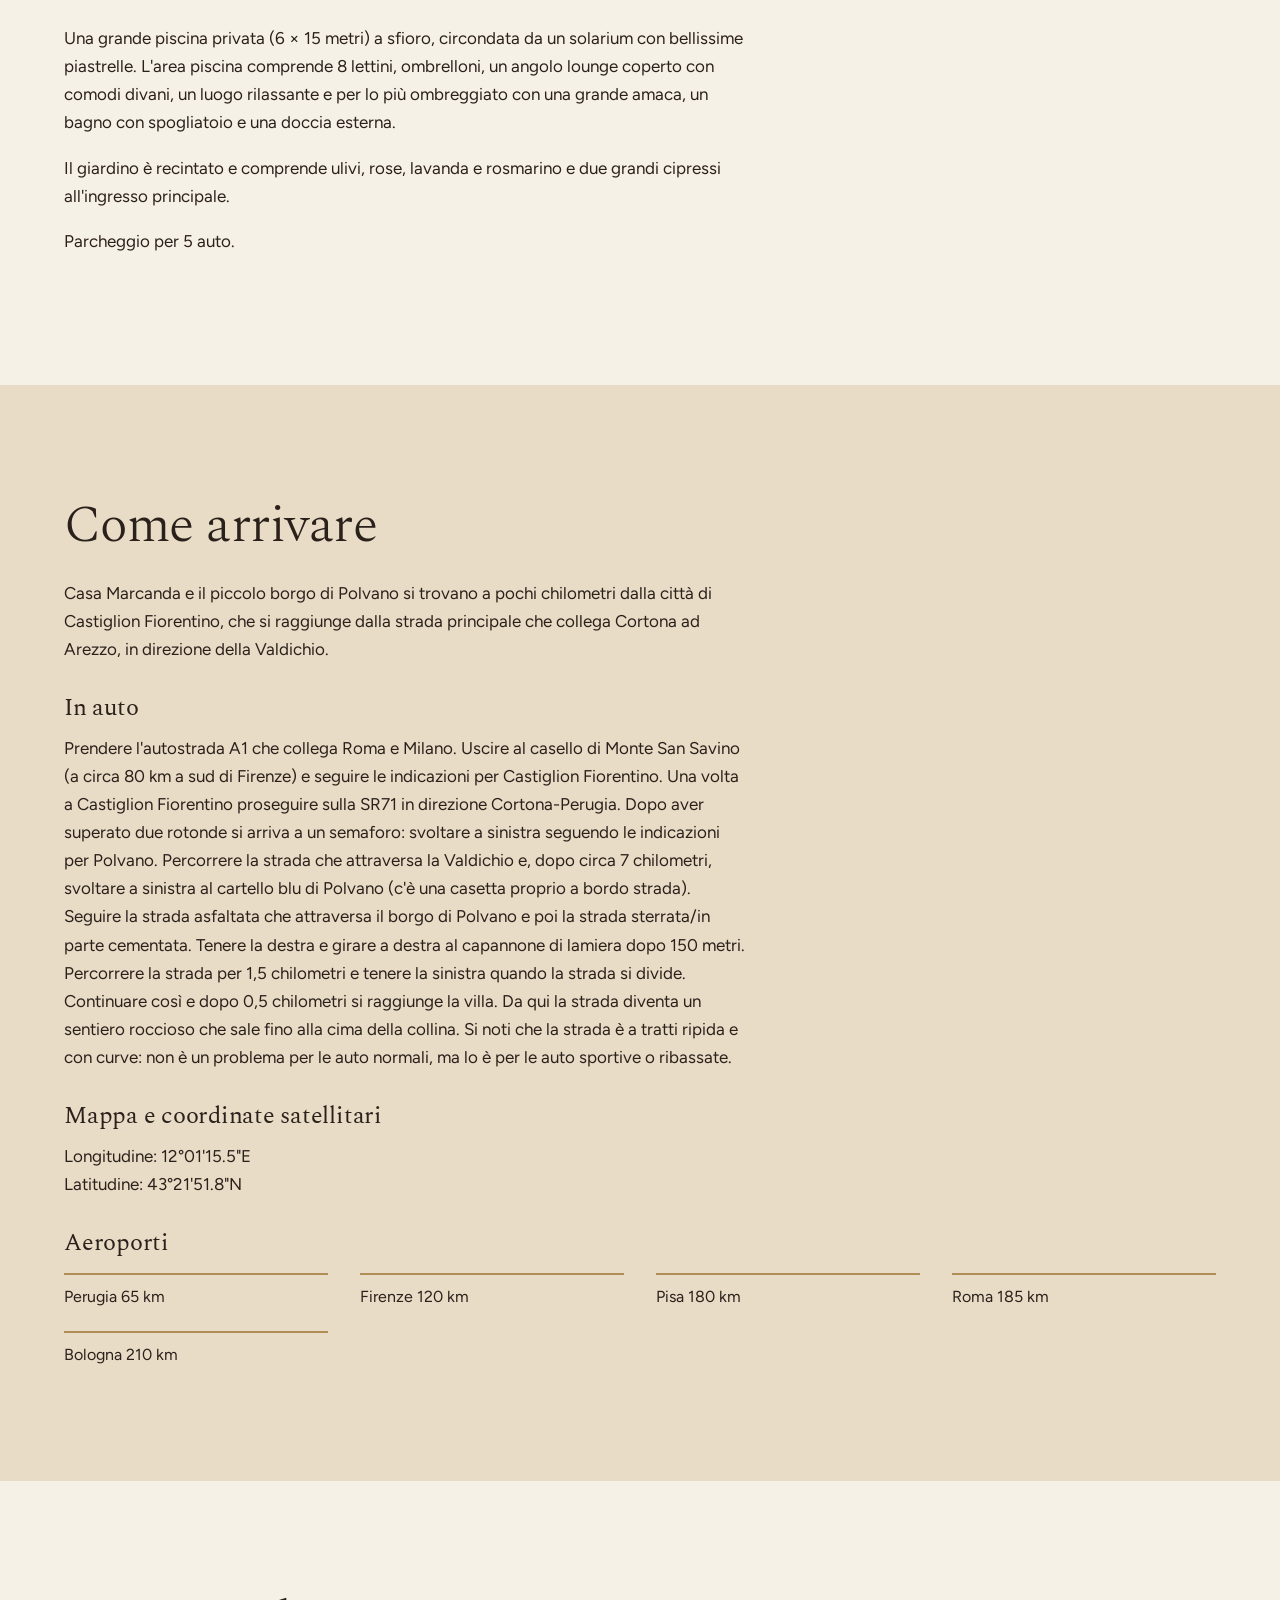
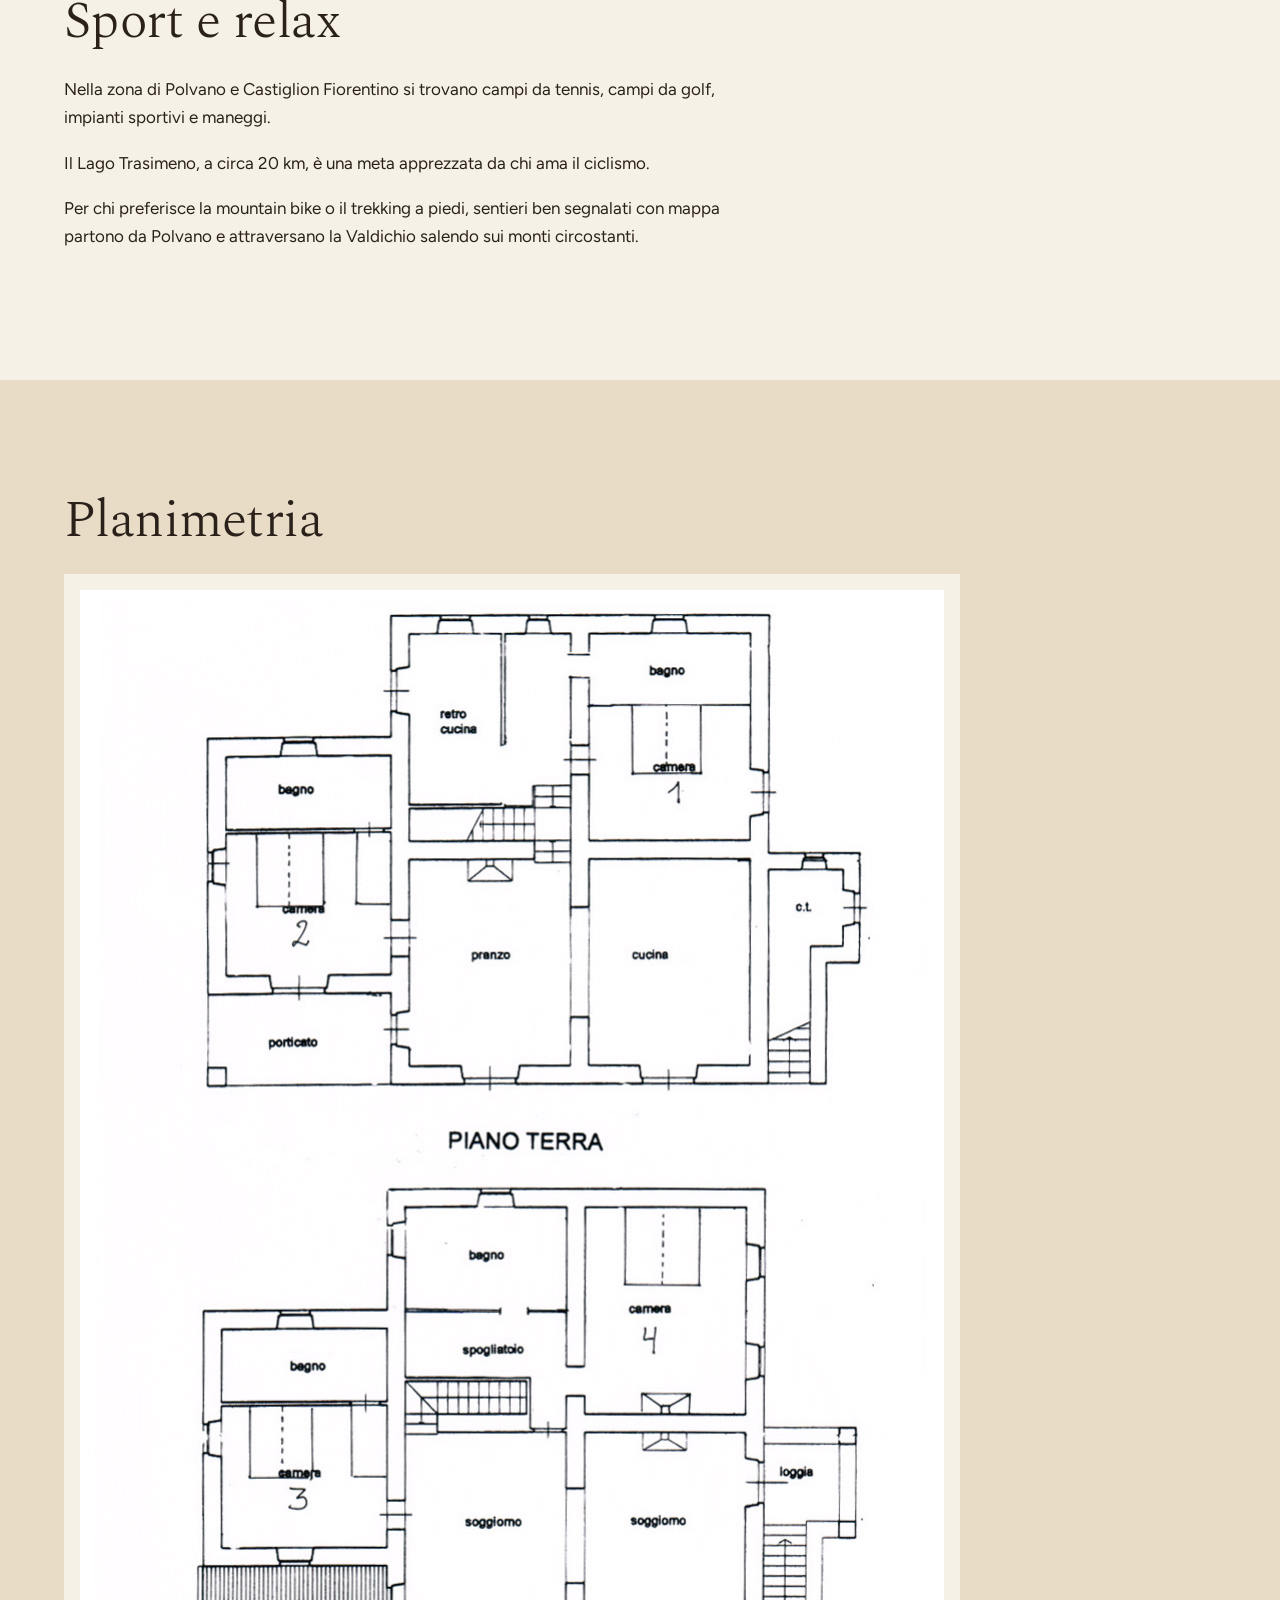
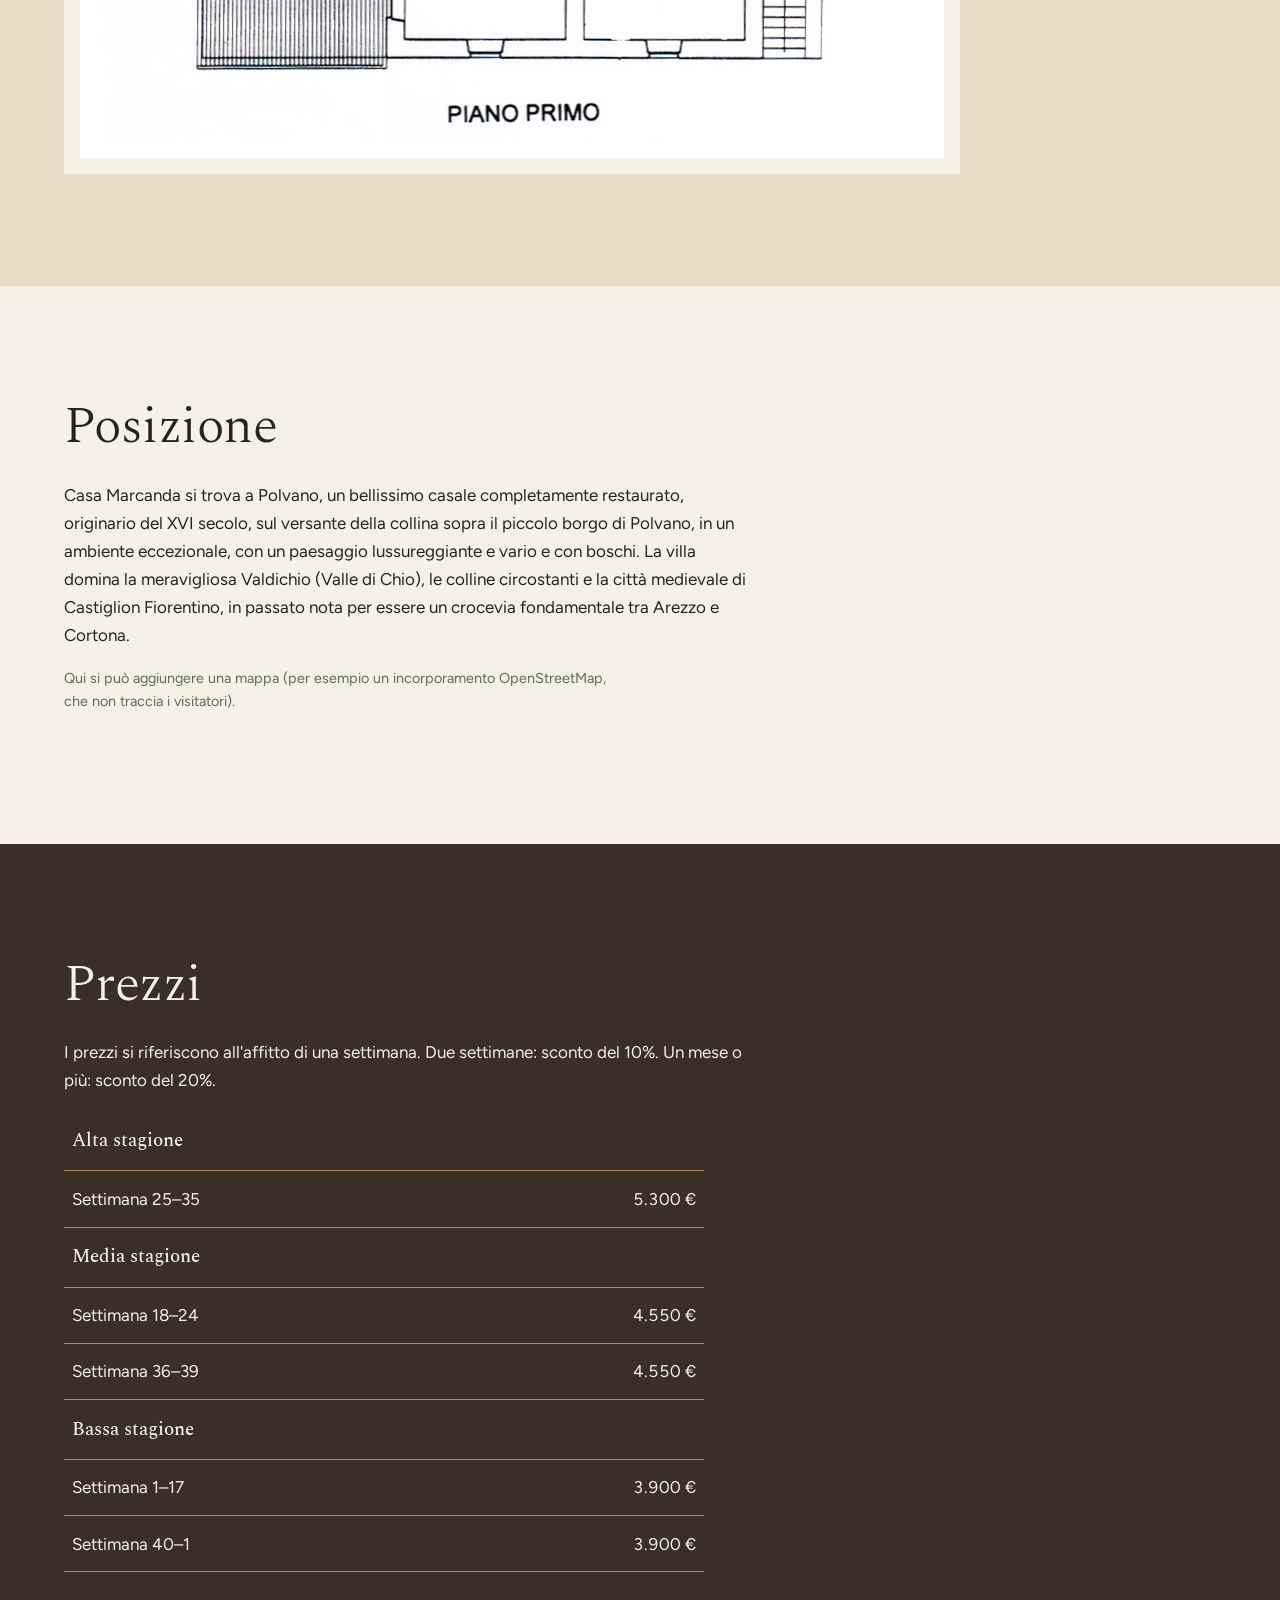
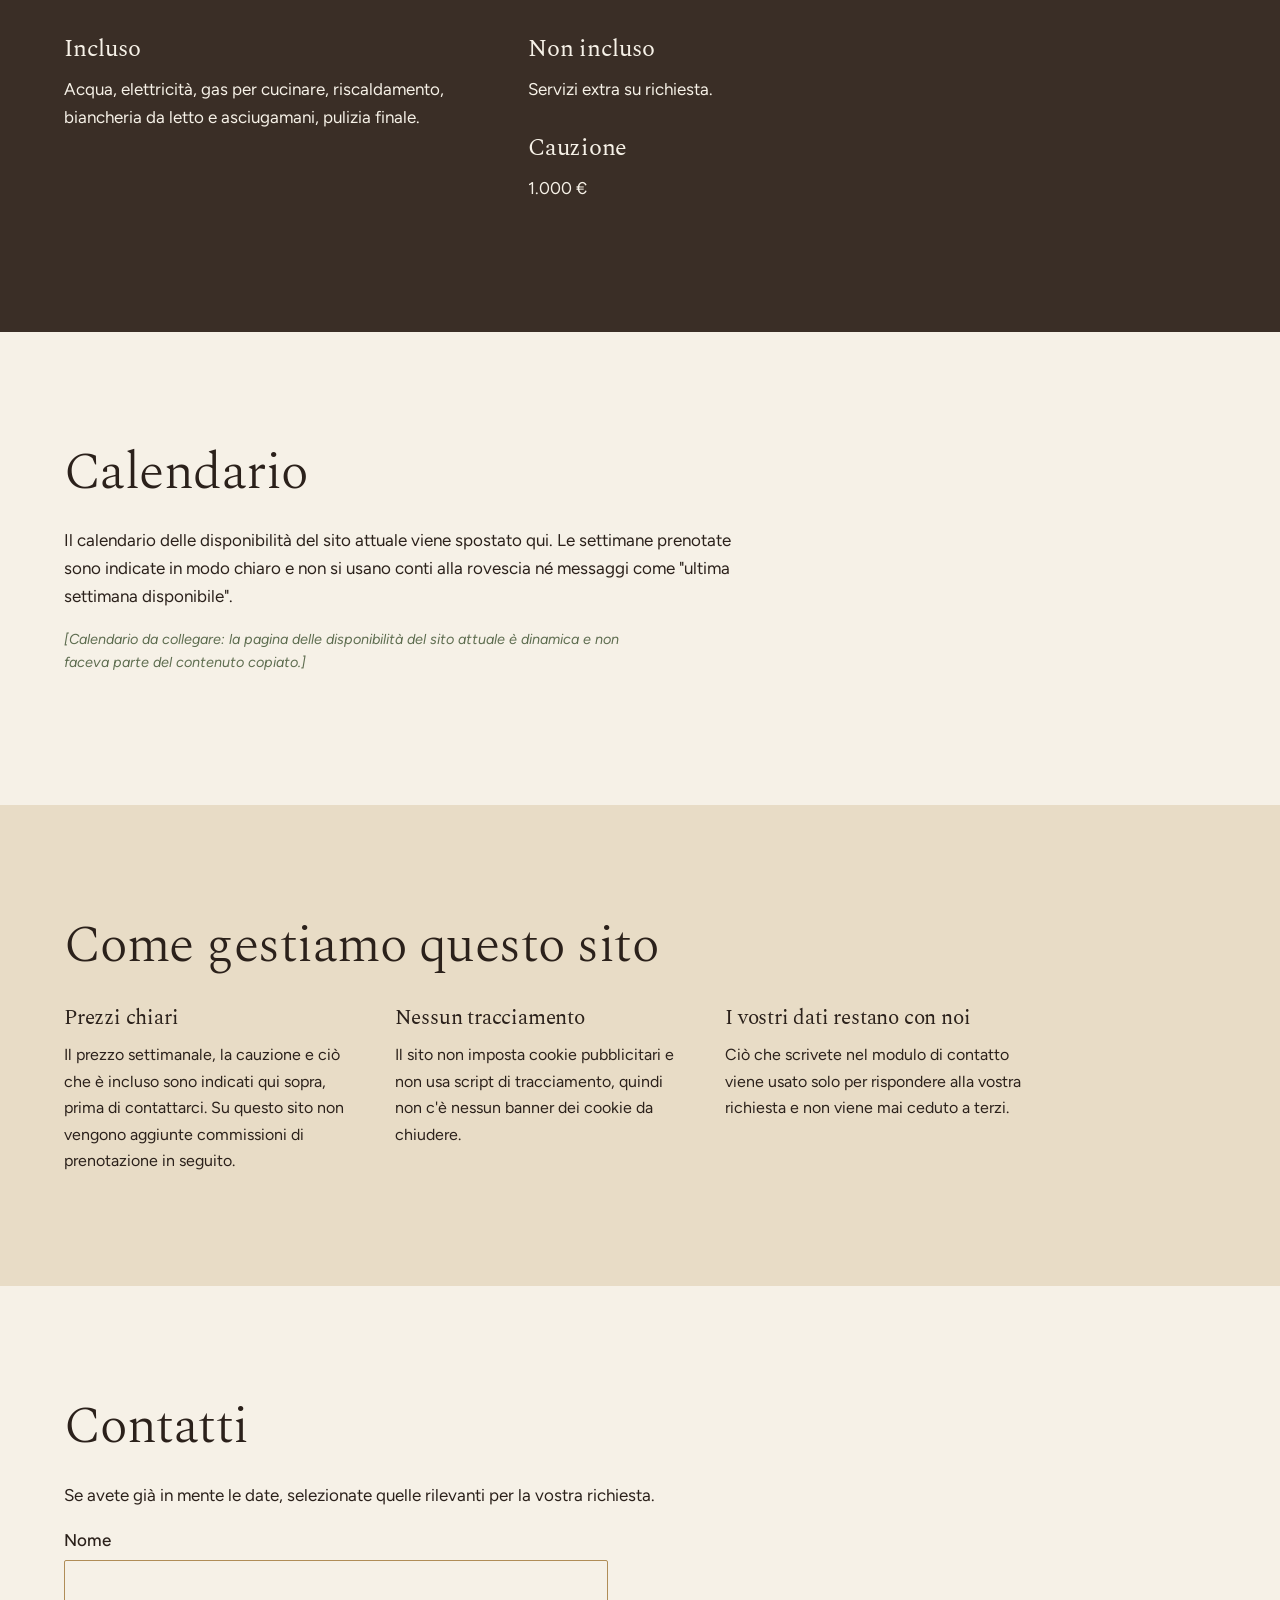
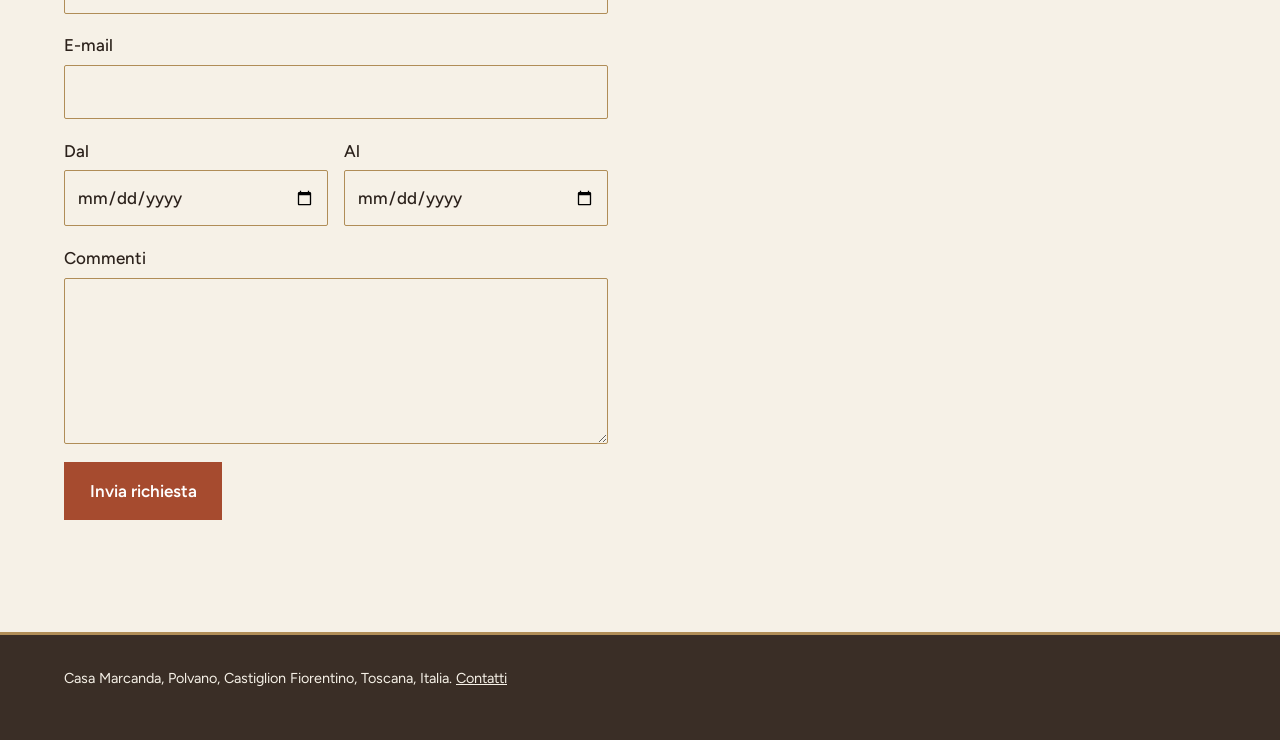
<file: it/index.html>
<!DOCTYPE html>
<html lang="it">
<head>
<meta charset="utf-8">
<meta name="viewport" content="width=device-width, initial-scale=1">
<title>Casa Marcanda – a restored 16th-century villa in Tuscany</title>
<meta name="description" content="Casa Marcanda a Polvano: casale del XVI secolo restaurato sopra la Valdichio, con piscina privata a sfioro e vista su Castiglion Fiorentino.">
<link rel="alternate" hreflang="en" href="../index.html">
<link rel="alternate" hreflang="da" href="../da/">
<link rel="alternate" hreflang="it" href="../it/">
<link rel="alternate" hreflang="de" href="../de/">
<link rel="preconnect" href="https://fonts.googleapis.com">
<link rel="preconnect" href="https://fonts.gstatic.com" crossorigin>
<link href="https://fonts.googleapis.com/css2?family=Spectral:ital,wght@0,300;0,400;0,500;1,300&family=Figtree:wght@400;500;600&display=swap" rel="stylesheet">
<link rel="stylesheet" href="../assets/style.css">
</head>
<body>
<header>
  <div class="bar">
    <a class="brand" href="#top">Casa Marcanda</a>
    <div class="bar-right">
      <ul class="lang" aria-label="Lingua"><li><a href="../index.html" hreflang="en" lang="en">EN</a></li><li><a href="../da/" hreflang="da" lang="da">DA</a></li><li><a href="../it/" hreflang="it" lang="it" aria-current="page">IT</a></li><li><a href="../de/" hreflang="de" lang="de">DE</a></li></ul>
      <nav aria-label="Menu principale"><ul>
<li><a href="#casa">Casa Marcanda</a></li>
<li><a href="#gallery">Galleria</a></li>
<li><a href="#interior">Interni</a></li>
<li><a href="#exterior">Esterni</a></li>
<li><a href="#getting-here">Come arrivare</a></li>
<li><a href="#sport">Sport e relax</a></li>
<li><a href="#floorplan">Planimetria</a></li>
<li><a href="#location">Posizione</a></li>
<li><a href="#prices">Prezzi</a></li>
<li><a href="#calendar">Calendario</a></li>
<li><a href="#contact">Contatti</a></li>
      </ul></nav>
    </div>
  </div>
</header>

<main id="top">
  <div class="hero">
    <img src="../assets/images/55.jpg" alt="Casa Marcanda, un casale in pietra restaurato su una collina in Toscana">
    <div>
      <h1>Casa Marcanda</h1>
      <p>Cercate il posto perfetto dove unire relax, tranquillità e divertimento in famiglia in piscina, con una vista stupenda e tutto ciò che la Toscana offre</p>
    </div>
  </div>

  <section>
    <div class="split">
      <div>
        <h2>Benvenuti a Casa Marcanda a Polvano</h2>
        <p class="lead">Un bellissimo casale completamente restaurato, originario del XVI secolo.</p>
        <p>Casa Marcanda si trova sul versante della collina sopra il piccolo borgo di Polvano, in un ambiente eccezionale, con un paesaggio lussureggiante e vario e con boschi. La villa domina la meravigliosa Valdichio (Valle di Chio), le colline circostanti e la città medievale di Castiglion Fiorentino, in passato nota per essere un crocevia fondamentale tra Arezzo e Cortona.</p>
      </div>
      <img src="../assets/images/56.jpg" alt="Veduta di Casa Marcanda e delle colline circostanti" loading="lazy">
    </div>
  </section>

  <section id="casa" class="alt">
    <h2>Casa Marcanda</h2>
    <p>La villa è stata restaurata solo pochi anni fa, con grande attenzione ai dettagli e nel rispetto delle tradizioni italiane, conservando il più possibile le caratteristiche originali. Quando si raggiunge la proprietà in cima alla collina si scopre una vista stupenda e si ha l&#x27;impressione di toccare il cielo.</p>
<p>Soprattutto dalla piscina e dalla terrazza si può ammirare l&#x27;eccezionale bellezza della campagna toscana. È il luogo ideale per rilassarsi, trascorrere del tempo immersi in una natura incontaminata, fare belle passeggiate sui sentieri e anche esplorare la regione.</p>
<p>Molte località interessanti come Arezzo, Cortona, Montepulciano, Pienza e Montalcino sono raggiungibili con una breve gita in auto. Anche l&#x27;Umbria è vicinissima: in 20 minuti si arriva al Lago Trasimeno con i suoi graziosi villaggi di pescatori.</p>
  </section>

  <section id="gallery">
    <h2>Galleria</h2>
    <p>Tocca una foto per ingrandirla.</p>
    <div class="gallery" id="grid" data-base="../assets/images/" data-open="Apri foto: "></div>
    <dialog id="lb" aria-label="Visualizzatore di foto">
      <figure><img id="lb-img" alt=""><figcaption id="lb-cap"></figcaption></figure>
      <div class="lb-controls">
        <button type="button" id="lb-prev">Precedente</button>
        <button type="button" id="lb-next">Successiva</button>
        <button type="button" id="lb-close">Chiudi</button>
      </div>
    </dialog>
  </section>

  <section id="interior" class="alt">
    <div class="split">
      <div>
        <h2>Interni</h2>
        <p>La villa comprende quattro grandi camere da letto con letti singoli, un letto singolo aggiuntivo in due camere e un lettino portatile per bambini. Ci sono quattro bagni, uno con doccia doppia e tre con doccia e vasca. Tre camere hanno il bagno privato e una camera ha un camino aperto.</p>
<p>L&#x27;ampia sala da pranzo aperta ha un tavolo per 12 persone e un camino aperto e si affaccia sulle terrazze del piano terra con vista sulla valle. La sala da pranzo è collegata a una cucina molto grande, completamente attrezzata, con una gamma completa di elettrodomestici moderni e un ripostiglio.</p>
<p>Al primo piano ci sono due grandi soggiorni, uno con televisore satellitare, lettore DVD e divano angolare/futon e l&#x27;altro con comodi divani e poltrone e un camino aperto. Tutte le stanze hanno il riscaldamento a pavimento.</p>
      </div>
      <img src="../assets/images/24.jpg" alt="Sala da pranzo con tavolo per dodici persone e camino aperto" loading="lazy">
    </div>
    <h3>Dotazioni</h3>
    <ul class="feat">
<li>Lavastoviglie</li>
<li>Frigorifero americano</li>
<li>Cucina Ilve con doppio forno</li>
<li>Lavanderia con lavatrice, asciugatrice e un frigorifero aggiuntivo</li>
<li>3 camini</li>
<li>Accesso a internet wireless</li>
<li>Lettore musicale Bose per iPod ecc.</li>
<li>Riscaldamento a pavimento in tutte le stanze</li>
    </ul>
  </section>

  <section id="exterior">
    <img src="../assets/images/22.jpg" alt="Terrazze con vista sulla valle toscana" loading="lazy" style="width:100%;max-height:70vh;object-fit:cover;margin-bottom:3rem">
    <h2>Esterni</h2>
    <p>Diverse terrazze piastrellate o in legno circondano la villa, tutte con una vista panoramica e pittoresca sulla valle e sulla tradizionale campagna toscana.</p>
    <p>Tra queste una bella e grande terrazza con barbecue e un tavolo da pranzo per 10 persone sotto il pergolato, una terrazza coperta con comode sdraio e una grande terrazza in legno (80 m²) con lettini e ombrelloni.</p>
    <div class="pair"><img src="../assets/images/54.jpg" alt="La piscina privata a sfioro" loading="lazy"></div>
    <p style="margin-top:2.5rem">Una grande piscina privata (6 × 15 metri) a sfioro, circondata da un solarium con bellissime piastrelle. L&#x27;area piscina comprende 8 lettini, ombrelloni, un angolo lounge coperto con comodi divani, un luogo rilassante e per lo più ombreggiato con una grande amaca, un bagno con spogliatoio e una doccia esterna.</p>
    <p>Il giardino è recintato e comprende ulivi, rose, lavanda e rosmarino e due grandi cipressi all&#x27;ingresso principale.</p>
    <p>Parcheggio per 5 auto.</p>
  </section>

  <section id="getting-here" class="alt">
    <h2>Come arrivare</h2>
    <p>Casa Marcanda e il piccolo borgo di Polvano si trovano a pochi chilometri dalla città di Castiglion Fiorentino, che si raggiunge dalla strada principale che collega Cortona ad Arezzo, in direzione della Valdichio.</p>
    <h3>In auto</h3>
    <p>Prendere l&#x27;autostrada A1 che collega Roma e Milano. Uscire al casello di Monte San Savino (a circa 80 km a sud di Firenze) e seguire le indicazioni per Castiglion Fiorentino. Una volta a Castiglion Fiorentino proseguire sulla SR71 in direzione Cortona-Perugia. Dopo aver superato due rotonde si arriva a un semaforo: svoltare a sinistra seguendo le indicazioni per Polvano. Percorrere la strada che attraversa la Valdichio e, dopo circa 7 chilometri, svoltare a sinistra al cartello blu di Polvano (c&#x27;è una casetta proprio a bordo strada). Seguire la strada asfaltata che attraversa il borgo di Polvano e poi la strada sterrata/in parte cementata. Tenere la destra e girare a destra al capannone di lamiera dopo 150 metri. Percorrere la strada per 1,5 chilometri e tenere la sinistra quando la strada si divide. Continuare così e dopo 0,5 chilometri si raggiunge la villa. Da qui la strada diventa un sentiero roccioso che sale fino alla cima della collina. Si noti che la strada è a tratti ripida e con curve: non è un problema per le auto normali, ma lo è per le auto sportive o ribassate.</p>
    <h3>Mappa e coordinate satellitari</h3>
    <p>Longitudine: 12°01'15.5"E<br>Latitudine: 43°21'51.8"N</p>
    <h3>Aeroporti</h3>
    <ul class="feat">
<li>Perugia 65 km</li>
<li>Firenze 120 km</li>
<li>Pisa 180 km</li>
<li>Roma 185 km</li>
<li>Bologna 210 km</li>
    </ul>
  </section>

  <section id="sport">
    <h2>Sport e relax</h2>
    <p>Nella zona di Polvano e Castiglion Fiorentino si trovano campi da tennis, campi da golf, impianti sportivi e maneggi.</p>
<p>Il Lago Trasimeno, a circa 20 km, è una meta apprezzata da chi ama il ciclismo.</p>
<p>Per chi preferisce la mountain bike o il trekking a piedi, sentieri ben segnalati con mappa partono da Polvano e attraversano la Valdichio salendo sui monti circostanti.</p>
  </section>

  <section id="floorplan" class="alt">
    <h2>Planimetria</h2>
    <div class="plan"><img src="../assets/images/64.jpg" alt="Planimetria di Casa Marcanda" loading="lazy"></div>
  </section>

  <section id="location">
    <h2>Posizione</h2>
    <p>Casa Marcanda si trova a Polvano, un bellissimo casale completamente restaurato, originario del XVI secolo, sul versante della collina sopra il piccolo borgo di Polvano, in un ambiente eccezionale, con un paesaggio lussureggiante e vario e con boschi. La villa domina la meravigliosa Valdichio (Valle di Chio), le colline circostanti e la città medievale di Castiglion Fiorentino, in passato nota per essere un crocevia fondamentale tra Arezzo e Cortona.</p>
    <p class="note">Qui si può aggiungere una mappa (per esempio un incorporamento OpenStreetMap, che non traccia i visitatori).</p>
  </section>

  <section id="prices" class="dark">
    <h2>Prezzi</h2>
    <p>I prezzi si riferiscono all&#x27;affitto di una settimana. Due settimane: sconto del 10%. Un mese o più: sconto del 20%.</p>
    <table><tbody>
<tr><th colspan="2" scope="colgroup">Alta stagione</th></tr>
<tr><td>Settimana 25–35</td><td>5.300 €</td></tr>
<tr><th colspan="2" scope="colgroup">Media stagione</th></tr>
<tr><td>Settimana 18–24</td><td>4.550 €</td></tr>
<tr><td>Settimana 36–39</td><td>4.550 €</td></tr>
<tr><th colspan="2" scope="colgroup">Bassa stagione</th></tr>
<tr><td>Settimana 1–17</td><td>3.900 €</td></tr>
<tr><td>Settimana 40–1</td><td>3.900 €</td></tr>
    </tbody></table>
    <div class="terms">
      <div><h3>Incluso</h3><p>Acqua, elettricità, gas per cucinare, riscaldamento, biancheria da letto e asciugamani, pulizia finale.</p></div>
      <div>
        <h3>Non incluso</h3><p>Servizi extra su richiesta.</p>
        <h3>Cauzione</h3><p>1.000 €</p>
      </div>
    </div>
  </section>

  <section id="calendar">
    <h2>Calendario</h2>
    <p>Il calendario delle disponibilità del sito attuale viene spostato qui. Le settimane prenotate sono indicate in modo chiaro e non si usano conti alla rovescia né messaggi come &quot;ultima settimana disponibile&quot;.</p>
    <p class="note"><em>[Calendario da collegare: la pagina delle disponibilità del sito attuale è dinamica e non faceva parte del contenuto copiato.]</em></p>
  </section>

  <section id="promise" class="alt">
    <h2>Come gestiamo questo sito</h2>
    <div class="promise">
<div><h3>Prezzi chiari</h3><p>Il prezzo settimanale, la cauzione e ciò che è incluso sono indicati qui sopra, prima di contattarci. Su questo sito non vengono aggiunte commissioni di prenotazione in seguito.</p></div>
<div><h3>Nessun tracciamento</h3><p>Il sito non imposta cookie pubblicitari e non usa script di tracciamento, quindi non c&#x27;è nessun banner dei cookie da chiudere.</p></div>
<div><h3>I vostri dati restano con noi</h3><p>Ciò che scrivete nel modulo di contatto viene usato solo per rispondere alla vostra richiesta e non viene mai ceduto a terzi.</p></div>
    </div>
  </section>

  <section id="contact">
    <h2>Contatti</h2>
    <p>Se avete già in mente le date, selezionate quelle rilevanti per la vostra richiesta.</p>
    <form action="mailto:udlejning@sheick.dk" method="post" enctype="text/plain">
      <label>Nome <input name="name" autocomplete="name" required></label>
      <label>E-mail <input type="email" name="email" autocomplete="email" required></label>
      <div class="dates">
        <label>Dal <input type="date" name="from"></label>
        <label>Al <input type="date" name="to"></label>
      </div>
      <label>Commenti <textarea name="comments" rows="5"></textarea></label>
      <button class="send" type="submit">Invia richiesta</button>
    </form>
  </section>
</main>

<footer><p>Casa Marcanda, Polvano, Castiglion Fiorentino, Toscana, Italia. <a href="#contact">Contatti</a></p></footer>

<script>window.CAPTIONS = ["Facciata", "Facciata e piscina", "Vista dal retro della casa", "Vista sulla valle", "Vista sul versante della collina", "Vista dalle terrazze sulla Valdichio e sulla città medievale di Castiglion Fiorentino", "La grande piscina di 6 × 15 metri, a sfioro", "L'area piscina comprende 8 lettini, ombrelloni e comodi divani", "Piscina", "Piscina", "Piscina", "Piscina", "Piscina", "Piscina", "La piscina di sera", "La piscina illuminata vista dalla terrazza", "Lounge a bordo piscina", "Lounge a bordo piscina", "Lounge a bordo piscina", "Una delle molte terrazze con accesso diretto dalla villa", "Tavolo da pranzo esterno e terrazza con una splendida vista sulla Valdichio e sulla campagna toscana", "Tavolo da pranzo sotto il pergolato", "Tavolo da pranzo e vista", "Terrazza in legno e vista sulla valle", "Pergolato e tavolo da pranzo", "Zona pizza e barbecue", "Autentico forno per la pizza all'italiana", "Terrazza del mattino", "La grande cucina è completamente attrezzata con elettrodomestici moderni e ripostiglio e ha accesso diretto alle terrazze esterne", "La grande cucina è collegata alla sala da pranzo, con camino aperto e un tavolo da pranzo da 10–12 posti", "Autentico tavolo toscano da 10–12 posti e camino aperto", "L'ampia sala da pranzo ha accesso diretto alle terrazze esterne e una bellissima vista sulla valle", "La sala da pranzo è collegata a una grande cucina completamente attrezzata", "Il soggiorno ha un bellissimo camino e l'accesso alla scala esterna", "Il soggiorno è collegato alla sala TV", "Il soggiorno ha grandi divani e poltrone comodi", "Soggiorno con un bellissimo camino", "Accesso alla scala esterna, un luogo dove godersi l'alba", "La camera (3 letti) al piano terra ha accesso diretto alle terrazze esterne", "Vista dalla camera con accesso diretto alle terrazze del piano terra", "Bagno privato delle camere da 3 letti, con doccia e vasca", "Bagno privato delle camere da 3 letti, con doccia e vasca", "La camera (3 letti) al primo piano con una bellissima vista sulla valle", "La camera matrimoniale principale ha un camino aperto", "Il bellissimo camino nella camera principale", "La camera principale, molto grande e bella", "La camera principale ha un bagno separato con 2 lavandini, doccia e vasca", "Il bagno principale con 2 lavandini, doccia e vasca", "Sala TV con un grande e comodo divano", "La sala TV ha TV satellitare e lettore DVD ed è collegata all'ampio soggiorno"];</script>
<script src="../assets/gallery.js"></script>
</body>
</html>
</file>
<file: assets/style.css>
:root{
  --cream:#F6F1E7; --sand:#E8DCC6; --espresso:#2B211B; --terracotta:#A64B2F;
  --terracotta-hover:#8E3F26; --sage:#8A9A7B; --sage-dark:#5E6D50;
  --earth:#3A2E26; --brass:#B08D57;
  --serif:'Spectral',Georgia,'Times New Roman',serif;
  --sans:'Figtree',system-ui,-apple-system,'Segoe UI',sans-serif;
  --pad:clamp(1.25rem,5vw,4rem);
}
*{box-sizing:border-box;margin:0}
html{scroll-behavior:smooth;scroll-padding-top:4.5rem}
@media (prefers-reduced-motion:reduce){html{scroll-behavior:auto}*{animation:none!important;transition:none!important}}
body{font-family:var(--sans);color:var(--espresso);background:var(--cream);line-height:1.65;font-size:1.0625rem}
img{display:block;max-width:100%;height:auto}
a{color:var(--sage-dark)}
a:hover{color:var(--terracotta)}
:focus-visible{outline:3px solid var(--terracotta);outline-offset:3px}
h1,h2,h3{font-family:var(--serif);font-weight:300;line-height:1.12;letter-spacing:-.01em}
h1,h2,h3,h4{color:var(--espresso)}
h2{font-size:clamp(2rem,4.5vw,3.25rem);margin-bottom:1.5rem}
h3{font-size:1.5rem;font-weight:400;margin:2rem 0 .75rem}
p{max-width:62ch;margin-bottom:1.1rem}

/* header */
header{position:sticky;top:0;z-index:20;background:rgba(246,241,231,.94);backdrop-filter:blur(8px);border-bottom:1px solid var(--brass)}
.bar{display:flex;align-items:center;justify-content:space-between;gap:1rem;padding:.8rem var(--pad)}
.brand{font-family:var(--serif);font-size:1.4rem;color:var(--espresso);text-decoration:none;font-weight:500}
nav ul{display:flex;flex-wrap:wrap;gap:.25rem 1.4rem;list-style:none;padding:0}
nav a{color:var(--espresso);text-decoration:none;font-size:.95rem;font-weight:500}
nav a:hover{color:var(--terracotta);text-decoration:underline;text-underline-offset:4px}
@media (max-width:900px){.bar{flex-direction:column;align-items:flex-start}nav ul{gap:.1rem 1rem}nav a{font-size:.875rem}}

/* hero */
.hero{position:relative;min-height:88vh;display:flex;align-items:flex-end;color:#fff;background:var(--earth)}
.hero img{position:absolute;inset:0;width:100%;height:100%;object-fit:cover;animation:settle 2.4s ease-out both}
@keyframes settle{from{transform:scale(1.06);opacity:.6}to{transform:scale(1);opacity:1}}
.hero::after{content:"";position:absolute;inset:0;background:linear-gradient(to top,rgba(58,46,38,.82) 0%,rgba(58,46,38,.15) 55%,transparent 100%)}
.hero div{position:relative;z-index:1;padding:var(--pad);max-width:60rem}
.hero h1{color:#fff;font-size:clamp(2.75rem,9vw,7rem);font-weight:300;margin-bottom:1rem}
.hero p{font-size:1.2rem;max-width:44ch;margin:0}

/* sections */
section{padding:clamp(3.5rem,9vw,7rem) var(--pad)}
.alt,.section-alt{background:var(--sand)}
.section-sage{background:var(--sage);color:var(--espresso)}
.dark{background:var(--earth);color:var(--cream)}
.dark h2,.dark h3,.dark h4,.dark th,.dark .lead{color:var(--cream)}
.dark a{color:var(--cream)}
.dark a:hover{color:var(--terracotta)}
.split{display:grid;grid-template-columns:1fr 1fr;gap:clamp(2rem,6vw,5rem);align-items:center}
.split.flip>:first-child{order:2}
.split img{width:100%;aspect-ratio:4/3;object-fit:cover}
@media (max-width:820px){.split{grid-template-columns:1fr}.split.flip>:first-child{order:0}}
.lead{font-family:var(--serif);font-size:clamp(1.35rem,2.6vw,1.9rem);font-weight:300;line-height:1.45;max-width:36ch;color:var(--espresso)}

/* stacked photo pairs */
.pair{display:grid;grid-template-columns:2fr 1fr;gap:1rem;margin-top:2.5rem}
.pair img{width:100%;height:100%;object-fit:cover;aspect-ratio:3/2}
@media (max-width:700px){.pair{grid-template-columns:1fr}}

/* features */
.feat{display:grid;grid-template-columns:repeat(auto-fit,minmax(14rem,1fr));gap:1.25rem 2rem;margin-top:1rem;padding:0;list-style:none}
.feat li{border-top:2px solid var(--brass);padding-top:.6rem;font-size:1rem}

/* gallery */
.gallery{display:grid;grid-template-columns:repeat(auto-fill,minmax(15rem,1fr));gap:.75rem;margin-top:2rem}
.gallery button{all:unset;cursor:zoom-in;display:block;aspect-ratio:4/3;overflow:hidden;background:var(--sand)}
.gallery button:focus-visible{outline:3px solid var(--terracotta);outline-offset:3px}
.gallery img{width:100%;height:100%;object-fit:cover;transition:transform .5s}
.gallery button:hover img{transform:scale(1.04)}
dialog{border:0;padding:0;background:transparent;max-width:min(96vw,1200px);width:100%;margin:auto}
dialog::backdrop{background:rgba(58,46,38,.9)}
dialog figure{margin:0;color:#fff;text-align:center}
dialog img{margin:0 auto;max-height:80vh;width:auto}
dialog figcaption{padding:.9rem 1rem;font-size:1rem}
.lb-controls{display:flex;justify-content:center;gap:.75rem;padding-bottom:1rem}
.lb-controls button{font:inherit;background:var(--terracotta);color:#fff;border:0;padding:.55rem 1.1rem;cursor:pointer;font-weight:500}
.lb-controls button:hover{background:var(--terracotta-hover)}

/* plan, prices */
.plan{background:var(--cream);padding:1rem;max-width:56rem}
.plan img{width:100%}
table{border-collapse:collapse;width:100%;max-width:40rem;margin:1rem 0 2rem}
th,td{text-align:left;padding:.85rem .5rem;border-bottom:1px solid var(--brass);vertical-align:top}
th{font-family:var(--serif);font-weight:500;font-size:1.2rem;color:var(--espresso)}
td:last-child{text-align:right;white-space:nowrap;font-variant-numeric:tabular-nums}
.terms{display:grid;grid-template-columns:repeat(auto-fit,minmax(16rem,1fr));gap:2rem;max-width:56rem}

/* promise */
.promise{display:grid;grid-template-columns:repeat(auto-fit,minmax(15rem,1fr));gap:2rem;margin-top:2rem;max-width:60rem}
.promise h3{margin-top:0;font-size:1.3rem}
.promise p{font-size:1rem;margin:0}

/* form */
form{display:grid;gap:1.1rem;max-width:34rem}
label{display:grid;gap:.35rem;font-weight:500}
input,textarea{font:inherit;padding:.75rem;border:1px solid var(--brass);background:var(--cream);color:var(--espresso);border-radius:2px}
.dates{display:grid;grid-template-columns:1fr 1fr;gap:1rem}
button,.btn,input[type="submit"]{background:var(--terracotta);color:#fff;border:0}
button:hover,.btn:hover,input[type="submit"]:hover{background:var(--terracotta-hover)}
button.send{font:inherit;font-weight:600;padding:.95rem 1.6rem;cursor:pointer;justify-self:start}
.note{font-size:.9rem;color:var(--sage-dark)}
footer{padding:2rem var(--pad);background:var(--earth);color:var(--cream);font-size:.9rem;border-top:3px solid var(--brass)}
footer a{color:var(--cream)}

.lang{display:flex;gap:.6rem;list-style:none;padding:0;margin:0}
.lang a{font-weight:600;font-size:.9rem;padding:.15rem .45rem;border:1px solid var(--brass);border-radius:2px}
.lang a[aria-current="page"]{background:var(--earth);color:var(--cream);border-color:var(--earth)}
.bar-right{display:flex;flex-direction:column;align-items:flex-end;gap:.4rem}
@media (max-width:900px){.bar-right{align-items:flex-start}}
</file>
